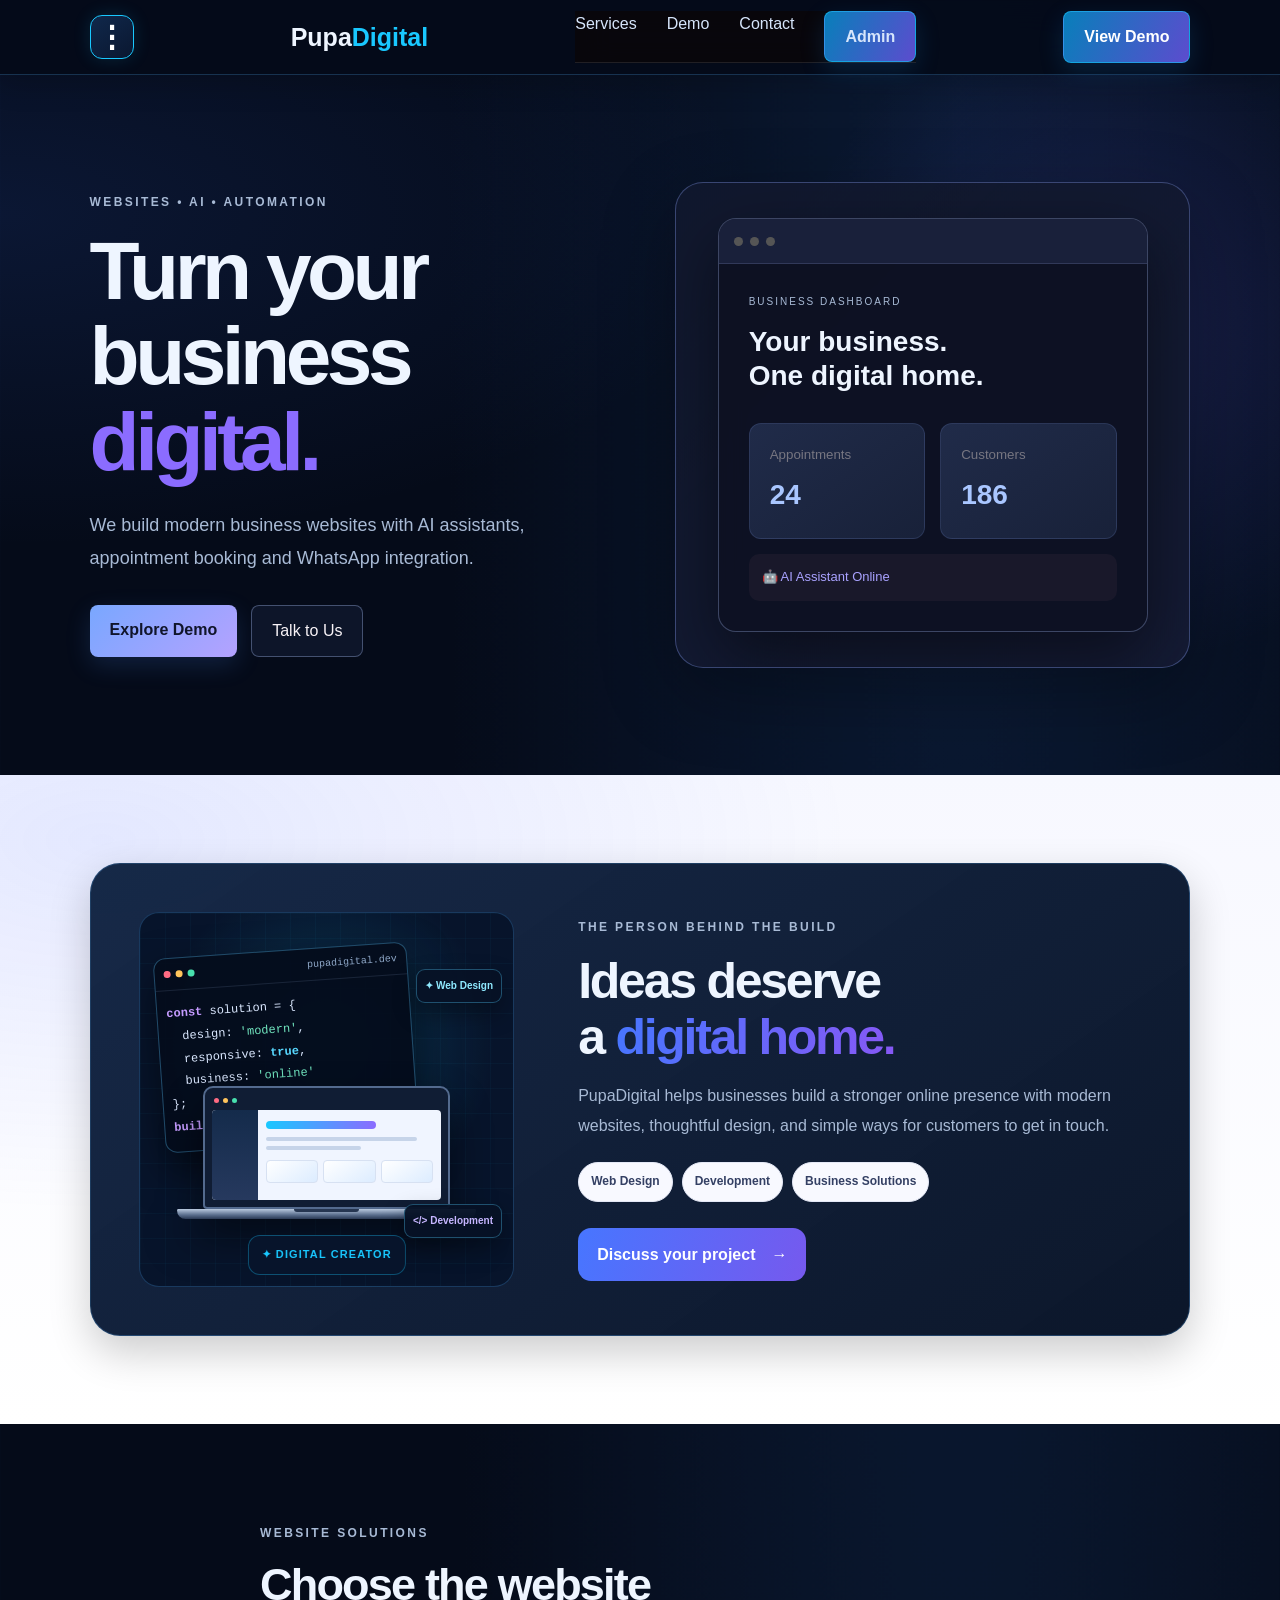
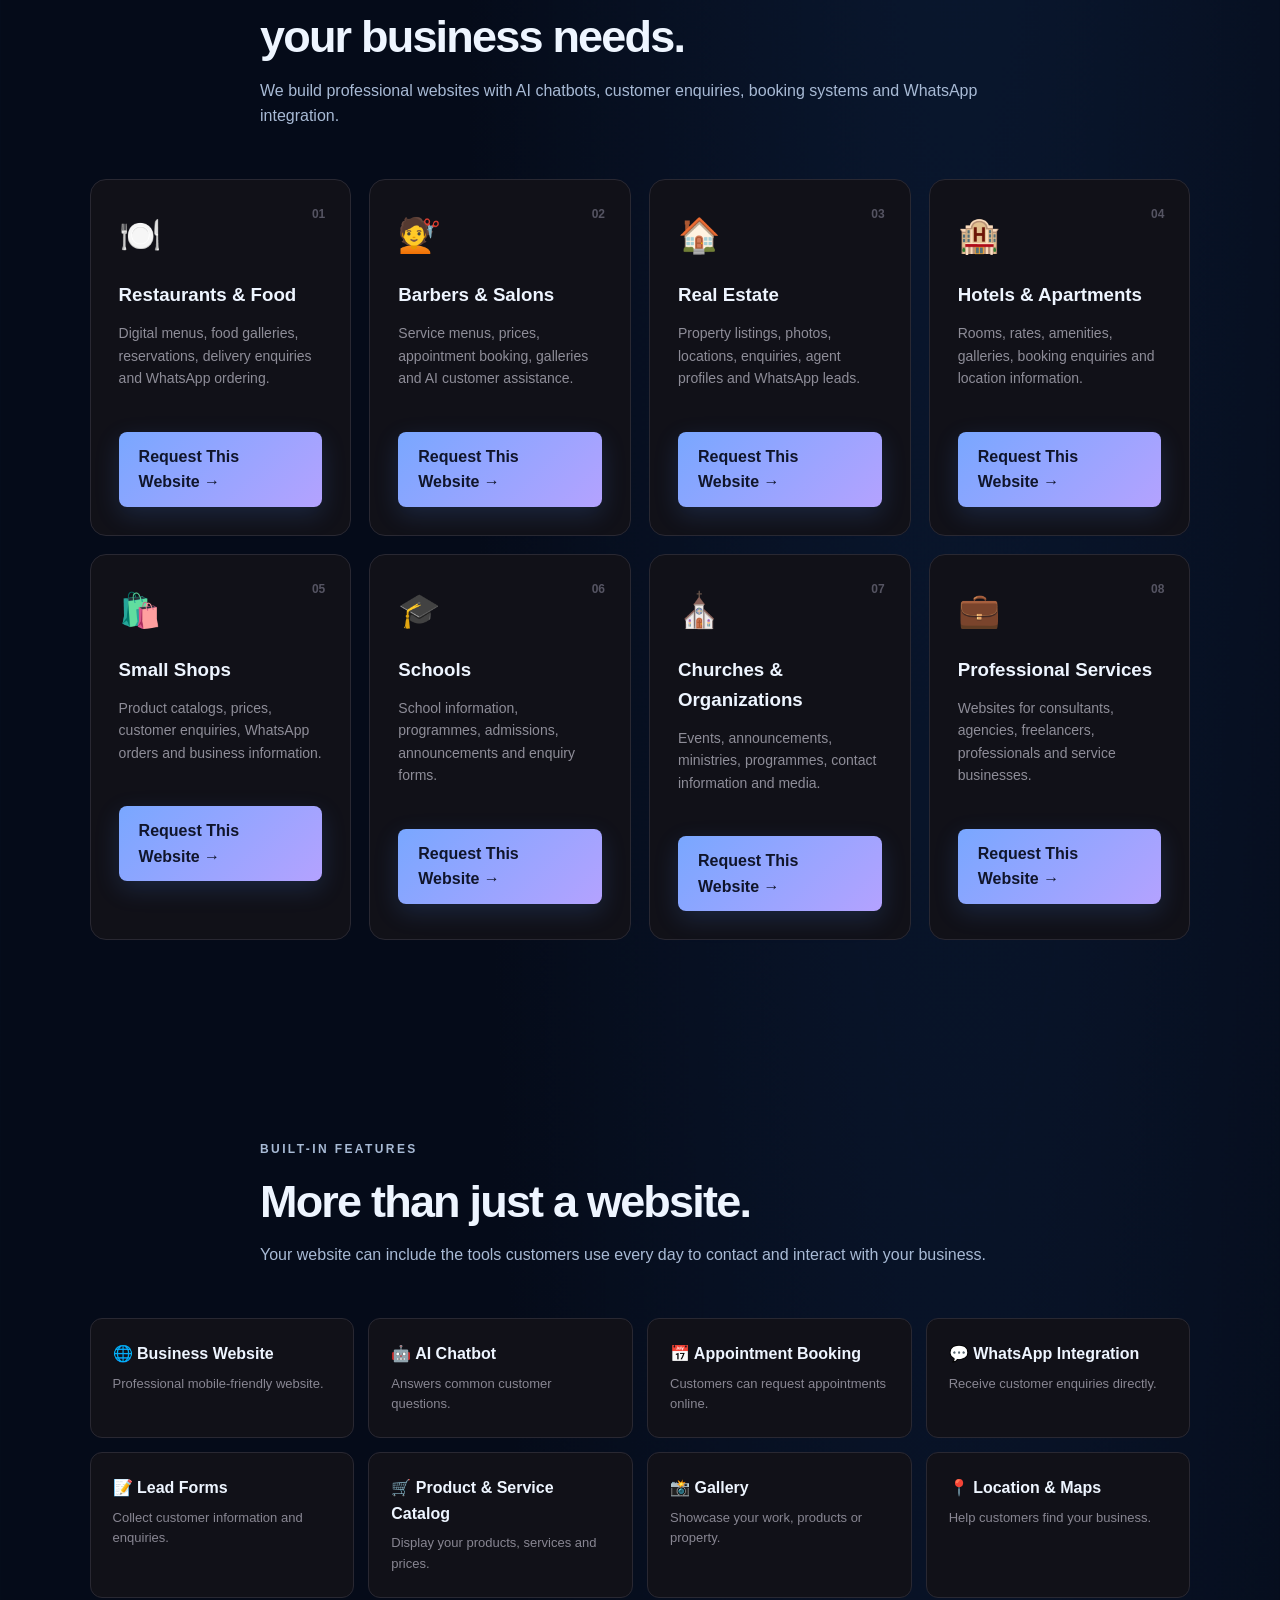
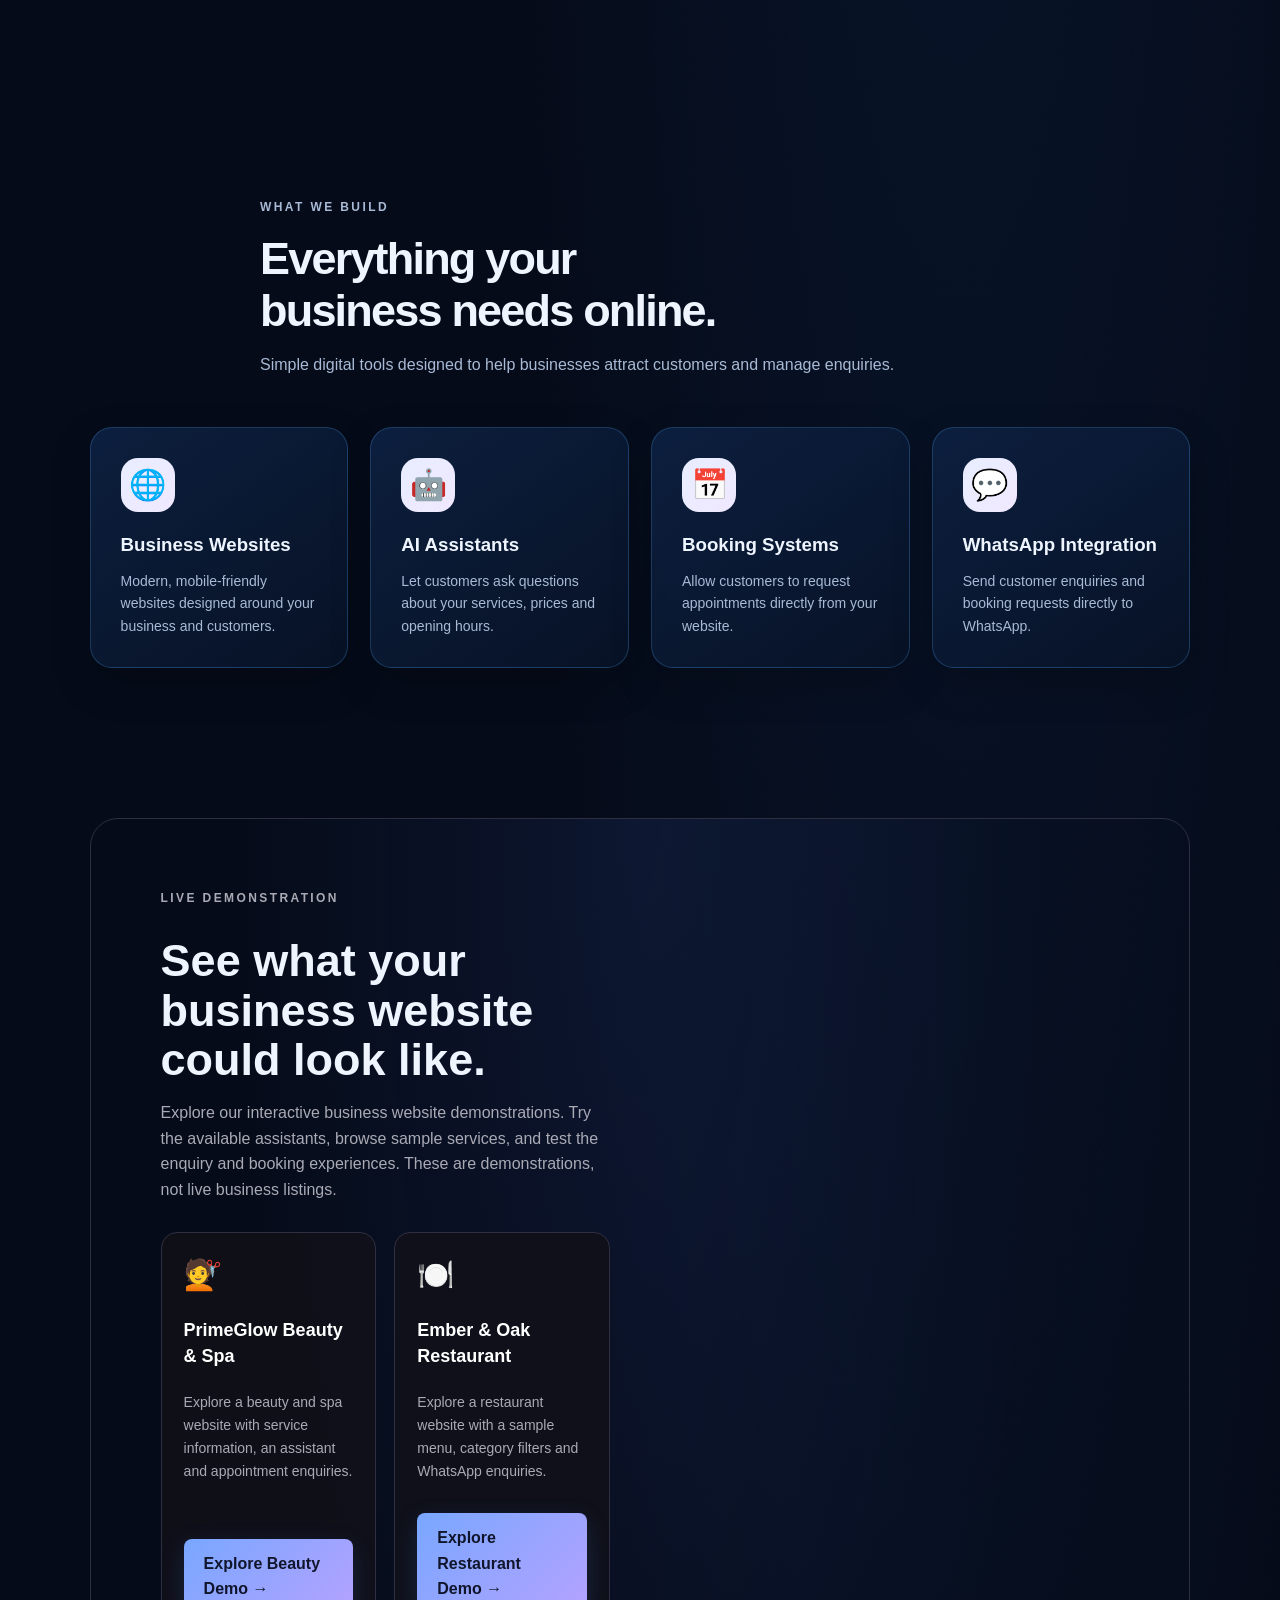
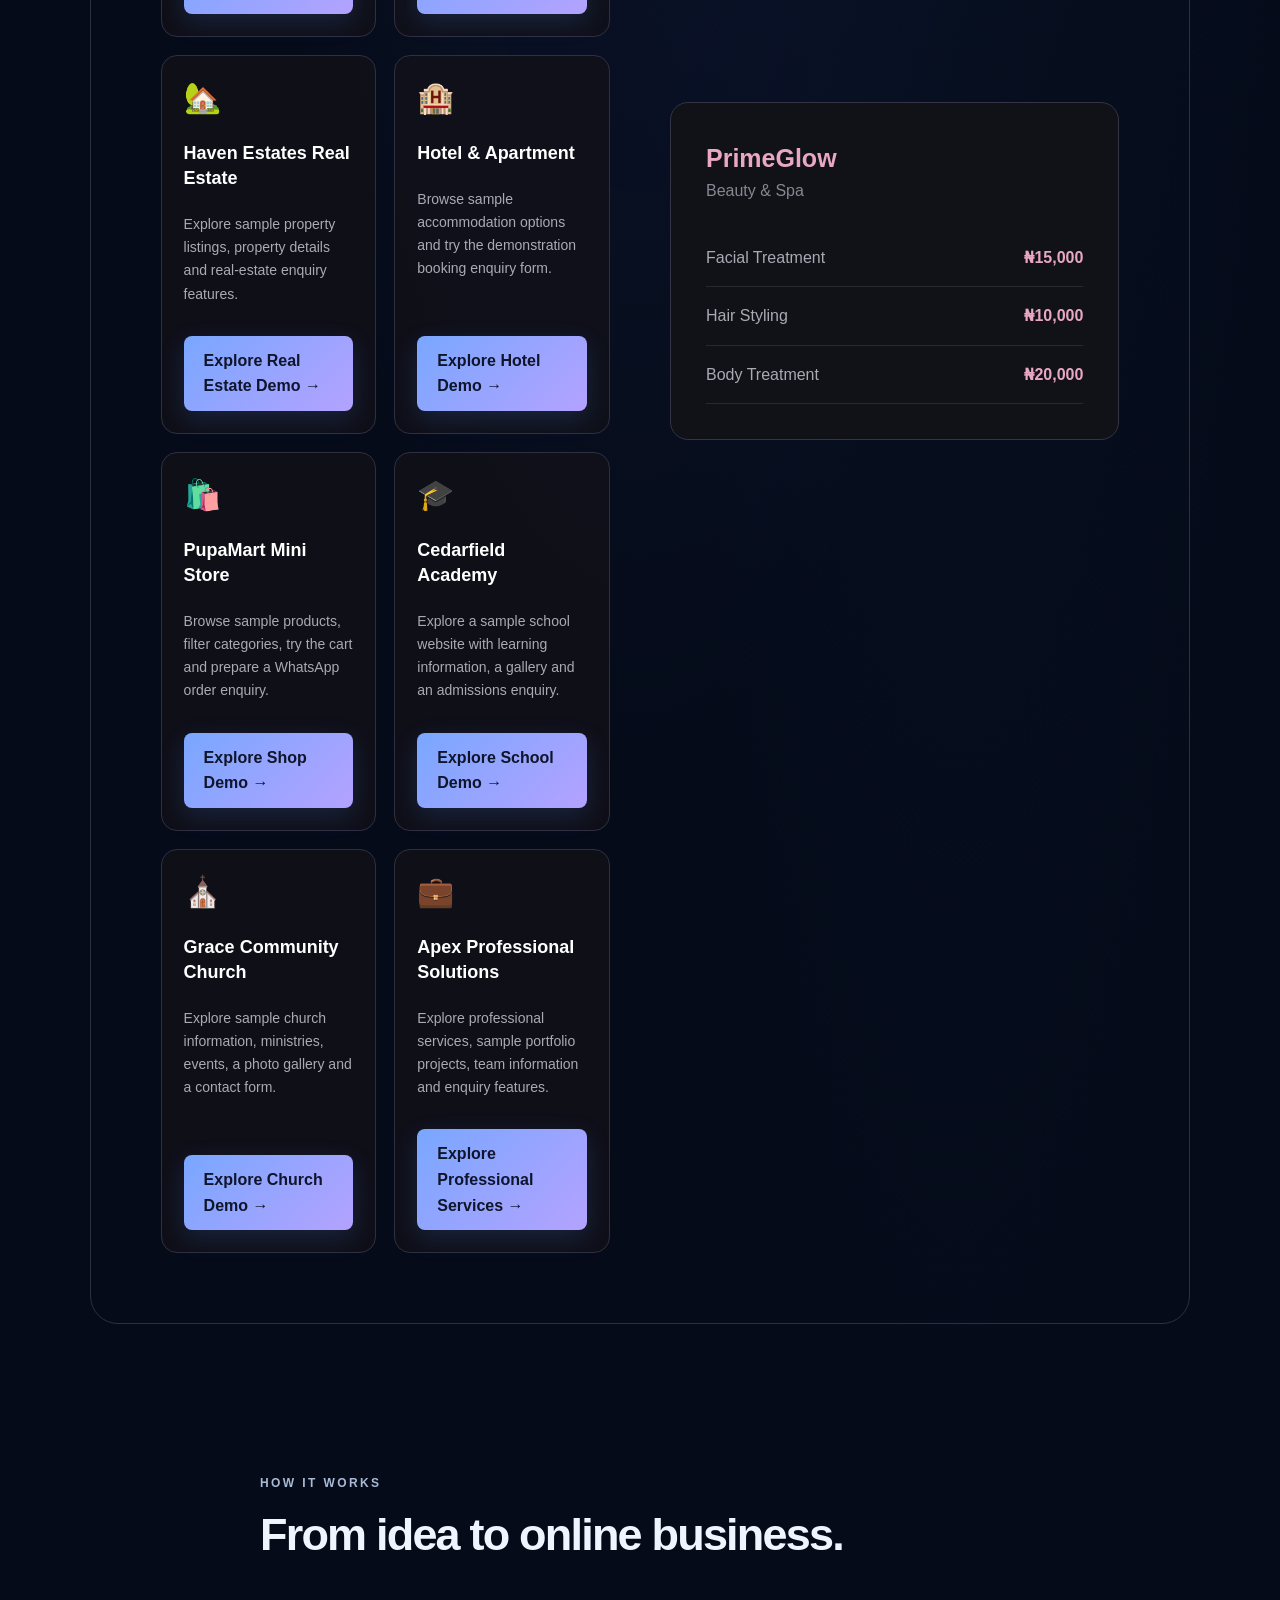
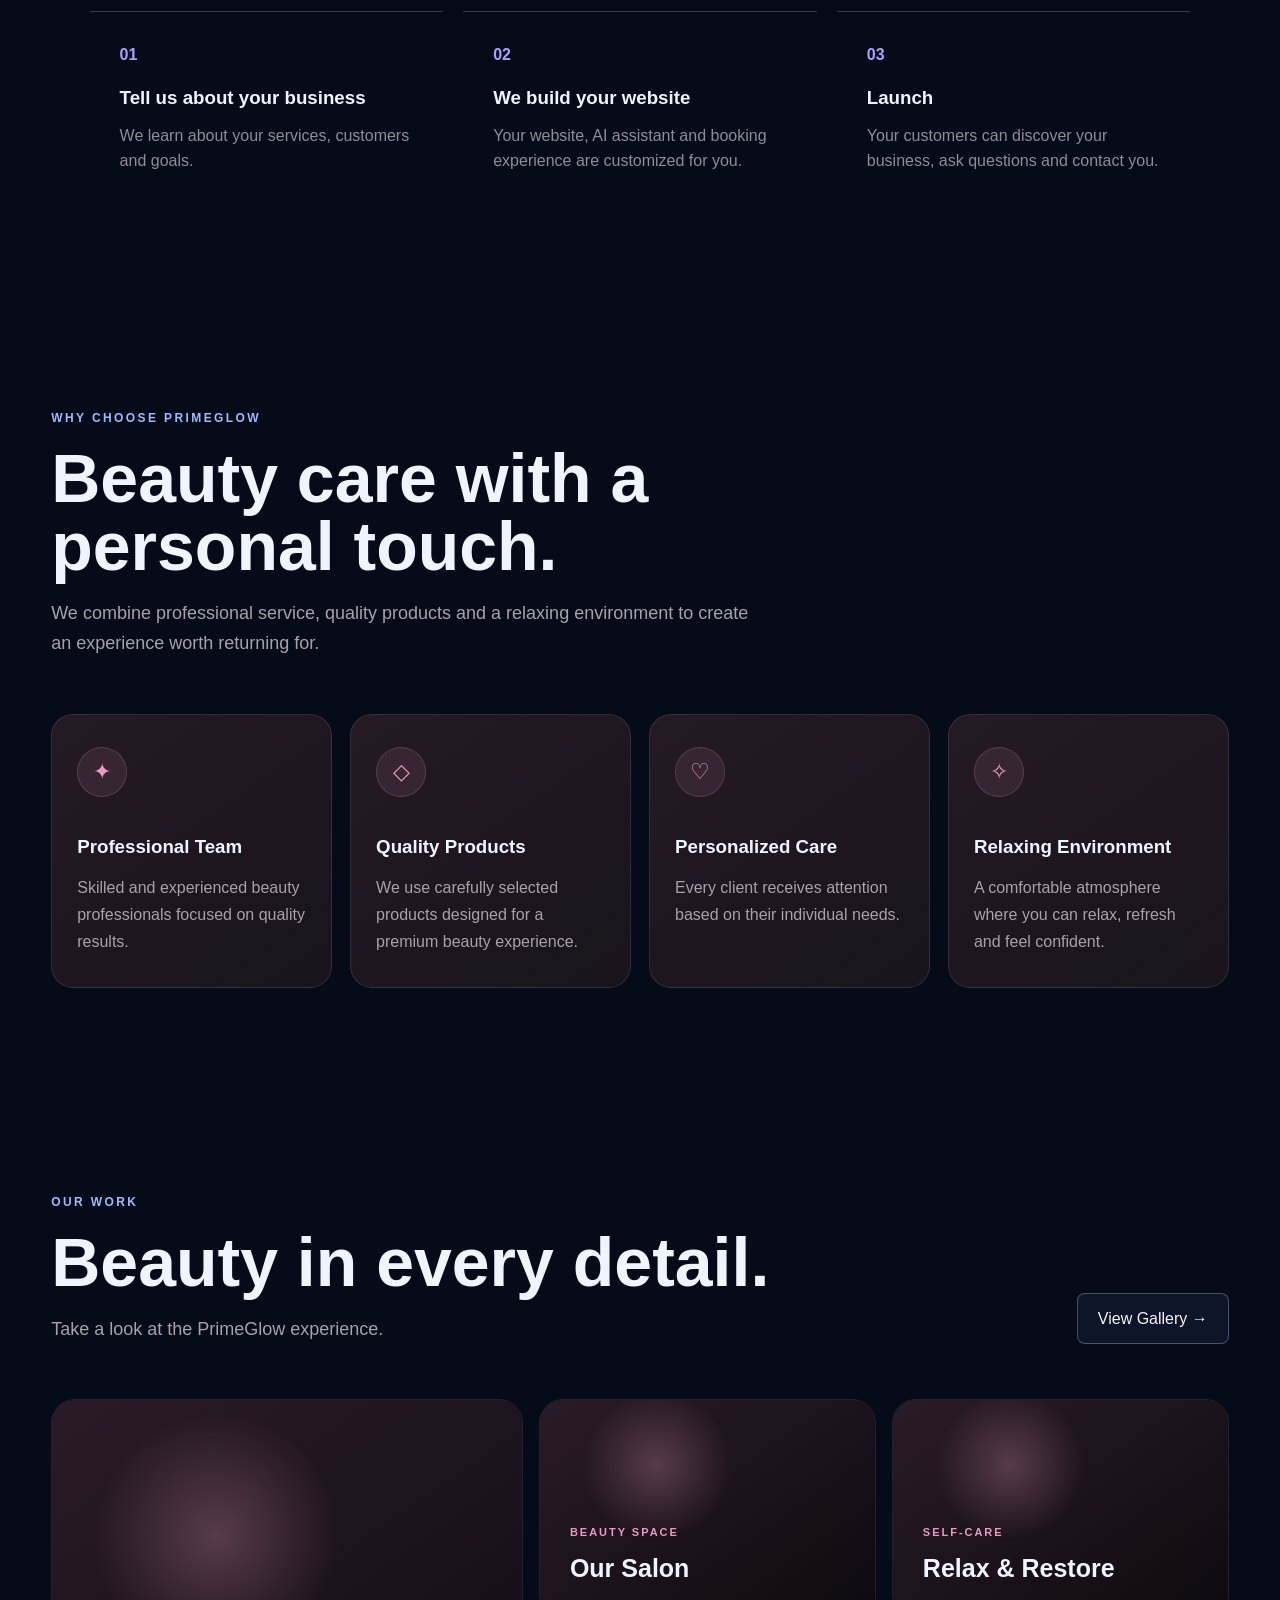
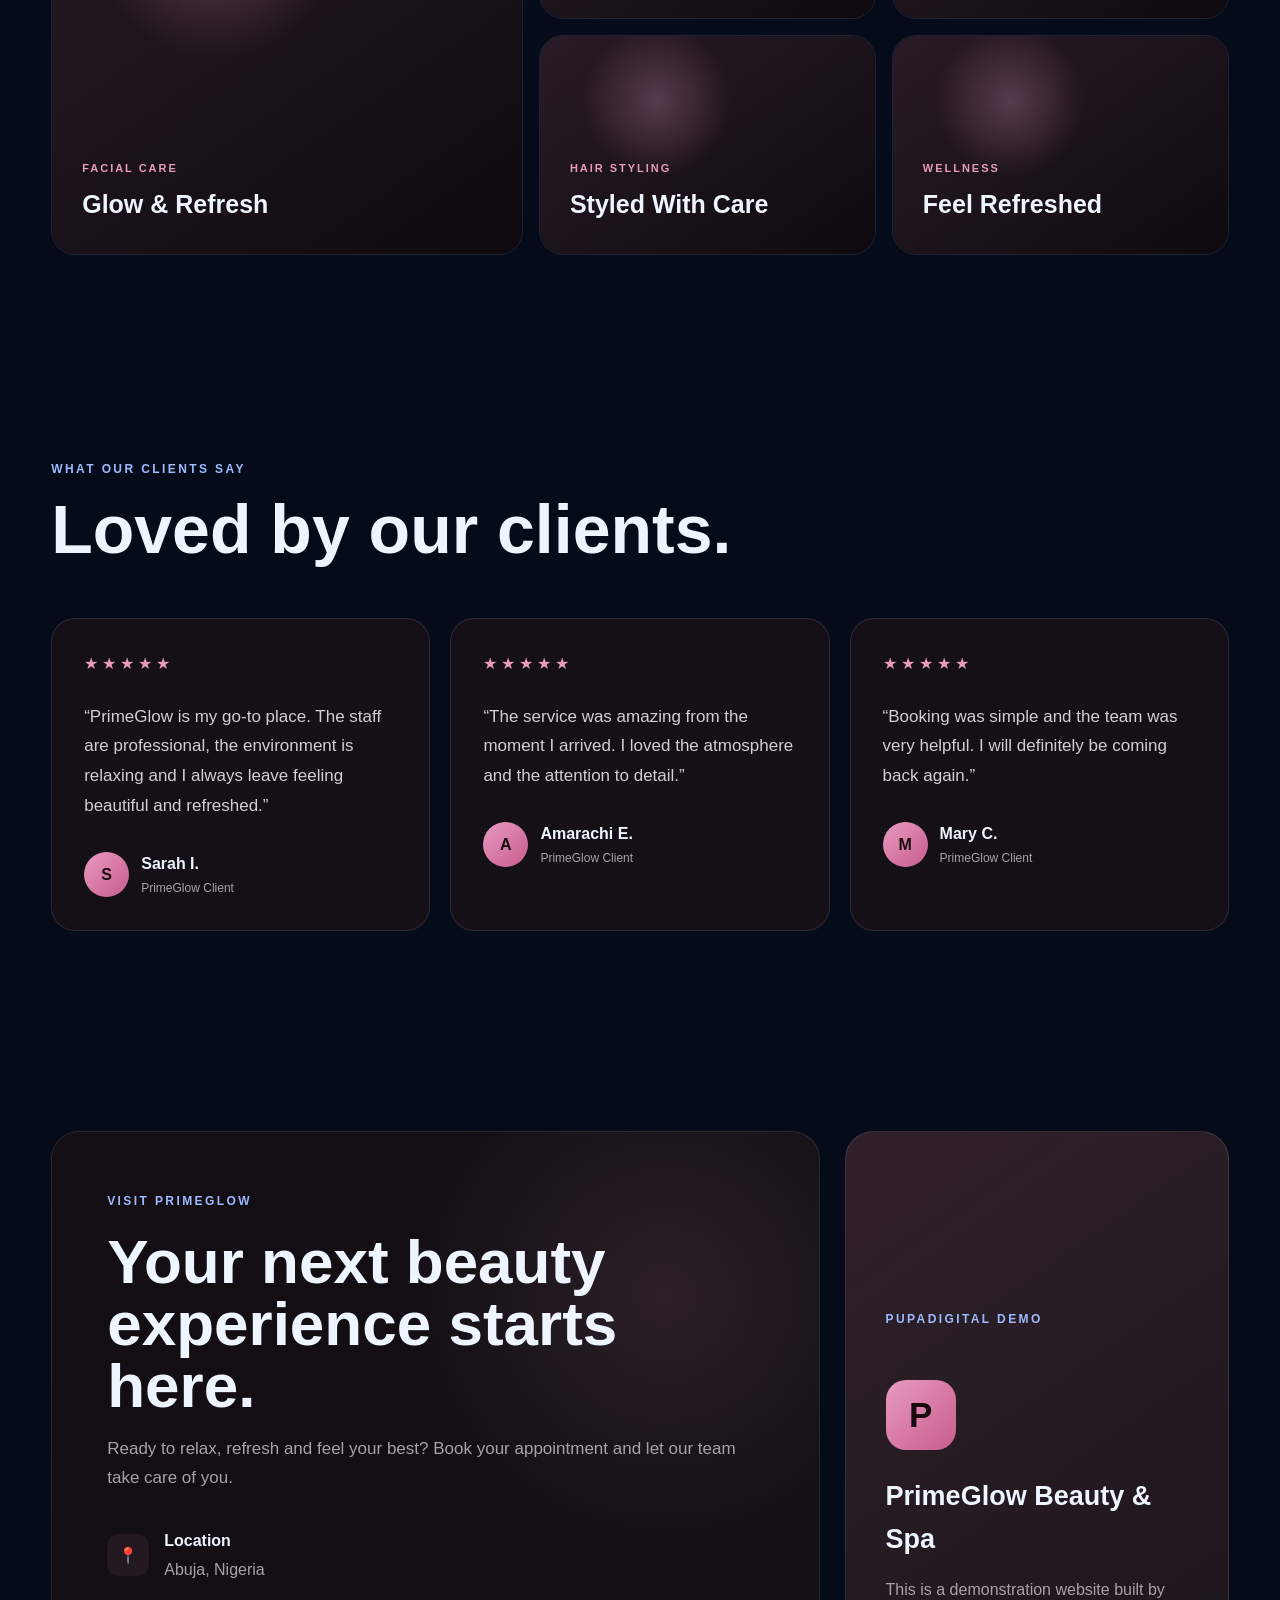
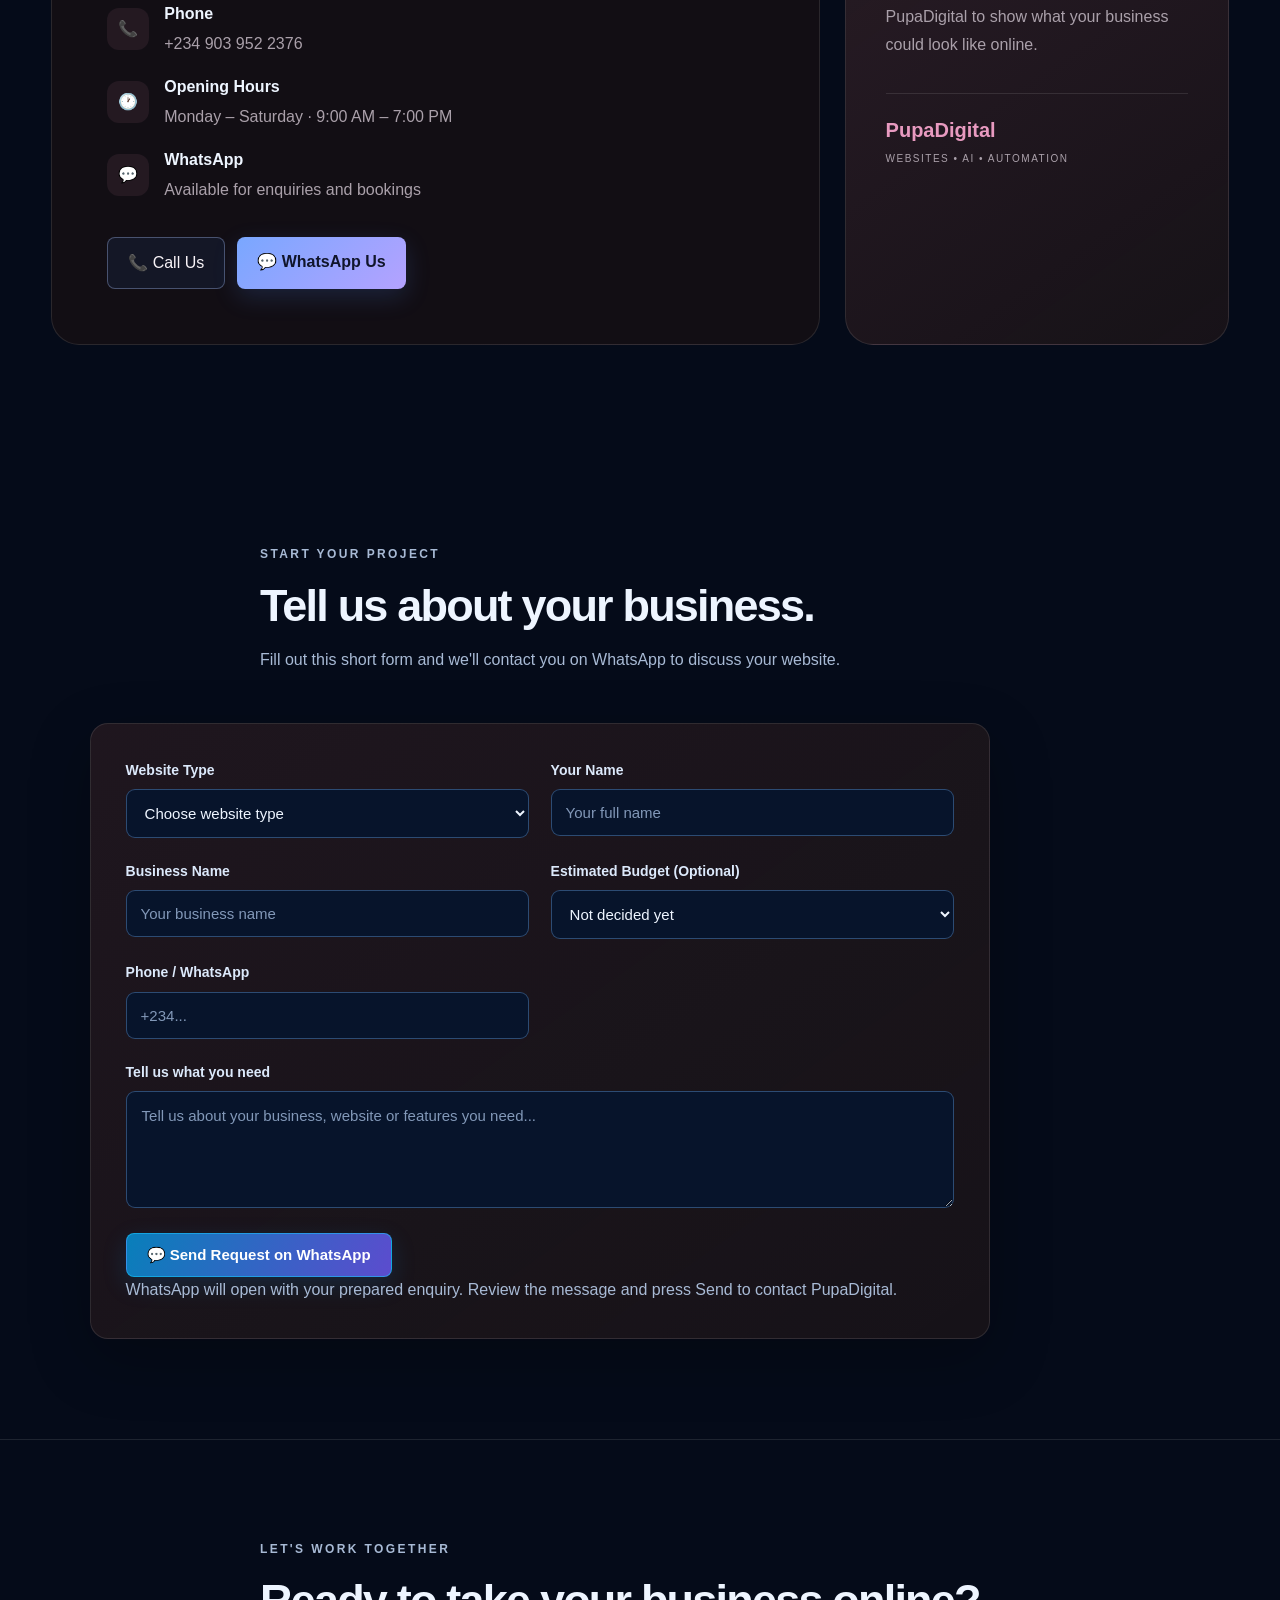
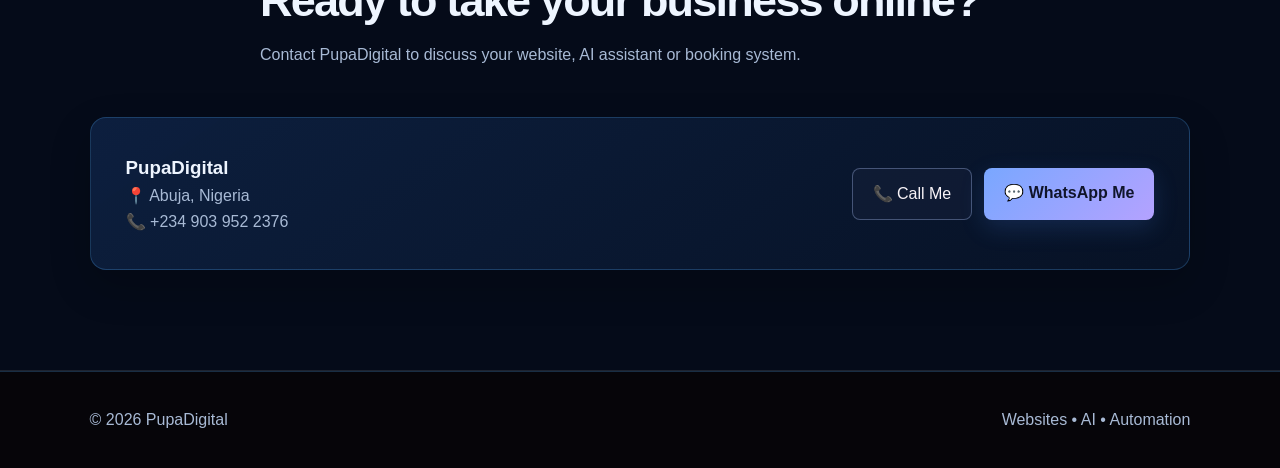
<file: frontend/index.html>
<!DOCTYPE html>
<html lang="en">
<head>
    <meta charset="UTF-8">
    <meta name="viewport" content="width=device-width, initial-scale=1.0">
    <meta name="description"
          content="PupaDigital — Websites, AI assistants and business automation.">
    <title>PupaDigital — Websites & AI for Businesses</title>
    <link rel="stylesheet" href="css/style.css?v=20261026a">
    <!-- PUPADIGITAL STEP 10B: ADDITIVE CYBER THEME -->
    <link rel="stylesheet" href="css/cyber-theme.css?v=20261026a">
</head>

<body>

<header class="navbar">

    <a href="#" class="logo">
        Pupa<span>Digital</span>
    </a>

    <nav>
        <a href="#services">Services</a>
        <a href="#demo">Demo</a>
        <a href="#contact">Contact</a>
        <a href="admin/" class="nav-button">Admin</a>
    

    </nav>

    <!-- PUPADIGITAL STEP 9G.3 SIDEBAR -->
    <button class="sidebar-toggle" id="sidebarToggle"
            type="button" aria-controls="pupaSidebar"
            aria-expanded="false" aria-label="Open navigation menu">⋮
    </button>


    <a href="#demo" class="nav-button">
        View Demo
    </a>

</header>

<div class="sidebar-backdrop" id="sidebarBackdrop" hidden></div>
<aside class="pupa-sidebar" id="pupaSidebar"
       aria-label="Main navigation" aria-hidden="true" inert>
  <div class="sidebar-heading">
    <a href="./" class="sidebar-brand">Pupa<span>Digital</span></a>
    <button type="button" class="sidebar-close" id="sidebarClose"
            aria-label="Close navigation menu">&times;</button>
  </div>
  <p class="sidebar-caption">NAVIGATION</p>
  <nav class="sidebar-links">
    <a href="./">⌂ <span>Home</span></a>
    <a href="#services">▦ <span>Our Services</span></a>
    <a href="#demo">▣ <span>Demo Projects</span></a>
    <a href="#contact">✉ <span>Enquiries</span></a>
    <a href="#request-form">＋ <span>Request a Website</span></a>
    <a href="admin/">▤ <span>Admin Dashboard</span></a>
  </nav>
  <div class="sidebar-contact">
    <p>Ready to build your website?</p>
    <a class="sidebar-whatsapp"
       href="https://wa.me/2349039522376?text=Hello%20PupaDigital%2C%20I%20want%20to%20enquire%20about%20a%20website."
       target="_blank" rel="noopener noreferrer">Contact on WhatsApp</a>
  </div>
</aside>



<main>

<section class="hero">

    <div class="hero-content">

        <p class="eyebrow">
            WEBSITES • AI • AUTOMATION
        </p>

        <h1>
            Turn your business
            <span>digital.</span>
        </h1>

        <p class="hero-text">
            We build modern business websites with AI assistants,
            appointment booking and WhatsApp integration.
        </p>

        <div class="hero-buttons">

            <a href="#demo" class="primary-button">
                Explore Demo
            </a>

            <a href="#contact" class="secondary-button">
                Talk to Us
            </a>

        </div>

    </div>


    <div class="hero-card">

        <div class="dashboard-window">

            <div class="dashboard-top">
                <span></span>
                <span></span>
                <span></span>
            </div>

            <div class="dashboard-content">

                <p class="mini-label">
                    BUSINESS DASHBOARD
                </p>

                <h3>
                    Your business.
                    <br>
                    One digital home.
                </h3>

                <div class="dashboard-row">
                    <div>
                        <small>Appointments</small>
                        <strong>24</strong>
                    </div>

                    <div>
                        <small>Customers</small>
                        <strong>186</strong>
                    </div>
                </div>

                <div class="ai-badge">
                    🤖 AI Assistant Online
                </div>

            </div>

        </div>

    </div>

</section>


<!-- PUPADIGITAL STEP 9H.1 DEVELOPER PROFILE -->
<section class="pd-creator-section" aria-labelledby="pd-creator-title">
  <div class="pd-creator-card">
    <div class="pd-creator-photo-wrap pd-creator-visual-wrap">
      <div class="pd-dev-visual" role="img"
           aria-label="Illustrated developer workstation with laptop and code">
        <div class="pd-dev-code-window">
          <div class="pd-dev-code-top">
            <i></i><i></i><i></i><span>pupadigital.dev</span>
          </div>
          <div class="pd-dev-code-lines">
            <b>const</b> solution = {<br>
            &nbsp; design: <em>'modern'</em>,<br>
            &nbsp; responsive: <strong>true</strong>,<br>
            &nbsp; business: <em>'online'</em><br>
            };<br>
            <b>build</b>(solution);
          </div>
        </div>
        <div class="pd-dev-laptop">
          <div class="pd-dev-screen">
            <div class="pd-dev-screen-bar"><i></i><i></i><i></i></div>
            <div class="pd-dev-screen-layout">
              <div class="pd-dev-screen-side"></div>
              <div class="pd-dev-screen-main">
                <div class="pd-dev-screen-title"></div>
                <div class="pd-dev-screen-line"></div>
                <div class="pd-dev-screen-line short"></div>
                <div class="pd-dev-screen-panels"><i></i><i></i><i></i></div>
              </div>
            </div>
          </div>
          <div class="pd-dev-laptop-base"></div>
        </div>
        <span class="pd-dev-chip pd-dev-chip-design">✦ Web Design</span>
        <span class="pd-dev-chip pd-dev-chip-build">&lt;/&gt; Development</span>
        <span class="pd-creator-photo-badge">✦ DIGITAL CREATOR</span>
      </div>
    </div>
    <div class="pd-creator-copy">
      <p class="eyebrow">THE PERSON BEHIND THE BUILD</p>
      <h2 id="pd-creator-title">Ideas deserve a <span>digital home.</span></h2>
      <p>
        PupaDigital helps businesses build a stronger online presence
        with modern websites, thoughtful design, and simple ways for
        customers to get in touch.
      </p>
      <div class="pd-creator-skills">
        <span>Web Design</span>
        <span>Development</span>
        <span>Business Solutions</span>
      </div>
      <a class="pd-creator-cta" href="#contact">
        Discuss your project <span aria-hidden="true">→</span>
      </a>
    </div>
  </div>
</section>
<!-- END PUPADIGITAL STEP 9H.1 DEVELOPER PROFILE -->




<section id="website-types" class="section">

    <div class="section-heading">
        <p class="eyebrow">WEBSITE SOLUTIONS</p>

        <h2>
            Choose the website your business needs.
        </h2>

        <p>
            We build professional websites with AI chatbots,
            customer enquiries, booking systems and WhatsApp integration.
        </p>
    </div>

    <div class="website-grid">

        <article class="website-card">
            <div class="website-icon">🍽️</div>
            <span class="website-number">01</span>
            <h3>Restaurants & Food</h3>
            <p>
                Digital menus, food galleries, reservations,
                delivery enquiries and WhatsApp ordering.
            </p>
            <a href="#request-form" class="primary-button request-website-btn" data-type="Restaurant / Food Business">Request This Website →</a>
            
        </article>

        <article class="website-card">
            <div class="website-icon">💇</div>
            <span class="website-number">02</span>
            <h3>Barbers & Salons</h3>
            <p>
                Service menus, prices, appointment booking,
                galleries and AI customer assistance.
            </p>
            <a href="#request-form" class="primary-button request-website-btn" data-type="Barber / Salon">Request This Website →</a>
            
        </article>

        <article class="website-card">
            <div class="website-icon">🏠</div>
            <span class="website-number">03</span>
            <h3>Real Estate</h3>
            <p>
                Property listings, photos, locations, enquiries,
                agent profiles and WhatsApp leads.
            </p>
            <a href="#request-form" class="primary-button request-website-btn" data-type="Real Estate">Request This Website →</a>
            
        </article>

        <article class="website-card">
            <div class="website-icon">🏨</div>
            <span class="website-number">04</span>
            <h3>Hotels & Apartments</h3>
            <p>
                Rooms, rates, amenities, galleries,
                booking enquiries and location information.
            </p>
            <a href="#request-form" class="primary-button request-website-btn" data-type="Hotel / Apartment">Request This Website →</a>
            
        </article>

        <article class="website-card">
            <div class="website-icon">🛍️</div>
            <span class="website-number">05</span>
            <h3>Small Shops</h3>
            <p>
                Product catalogs, prices, customer enquiries,
                WhatsApp orders and business information.
            </p>
            <a href="#request-form" class="primary-button request-website-btn" data-type="Small Shop">Request This Website →</a>
            
        </article>

        <article class="website-card">
            <div class="website-icon">🎓</div>
            <span class="website-number">06</span>
            <h3>Schools</h3>
            <p>
                School information, programmes, admissions,
                announcements and enquiry forms.
            </p>
            <a href="#request-form" class="primary-button request-website-btn" data-type="School">Request This Website →</a>
            
        </article>

        <article class="website-card">
            <div class="website-icon">⛪</div>
            <span class="website-number">07</span>
            <h3>Churches & Organizations</h3>
            <p>
                Events, announcements, ministries, programmes,
                contact information and media.
            </p>
            <a href="#request-form" class="primary-button request-website-btn" data-type="Church / Organization">Request This Website →</a>
            
        </article>

        <article class="website-card">
            <div class="website-icon">💼</div>
            <span class="website-number">08</span>
            <h3>Professional Services</h3>
            <p>
                Websites for consultants, agencies, freelancers,
                professionals and service businesses.
            </p>
            <a href="#request-form" class="primary-button request-website-btn" data-type="Professional Service">Request This Website →</a>
            
        </article>

    </div>

</section>


<section class="section">

    <div class="section-heading">
        <p class="eyebrow">BUILT-IN FEATURES</p>

        <h2>
            More than just a website.
        </h2>

        <p>
            Your website can include the tools customers use
            every day to contact and interact with your business.
        </p>
    </div>

    <div class="feature-grid">

        <div class="feature-item">
            <strong>🌐 Business Website</strong>
            <span>Professional mobile-friendly website.</span>
        </div>

        <div class="feature-item">
            <strong>🤖 AI Chatbot</strong>
            <span>Answers common customer questions.</span>
        </div>

        <div class="feature-item">
            <strong>📅 Appointment Booking</strong>
            <span>Customers can request appointments online.</span>
        </div>

        <div class="feature-item">
            <strong>💬 WhatsApp Integration</strong>
            <span>Receive customer enquiries directly.</span>
        </div>

        <div class="feature-item">
            <strong>📝 Lead Forms</strong>
            <span>Collect customer information and enquiries.</span>
        </div>

        <div class="feature-item">
            <strong>🛒 Product & Service Catalog</strong>
            <span>Display your products, services and prices.</span>
        </div>

        <div class="feature-item">
            <strong>📸 Gallery</strong>
            <span>Showcase your work, products or property.</span>
        </div>

        <div class="feature-item">
            <strong>📍 Location & Maps</strong>
            <span>Help customers find your business.</span>
        </div>

    </div>

</section>

<section id="services" class="section">

    <div class="section-heading">

        <p class="eyebrow">
            WHAT WE BUILD
        </p>

        <h2>
            Everything your business needs online.
        </h2>

        <p>
            Simple digital tools designed to help businesses
            attract customers and manage enquiries.
        </p>

    </div>


    <div class="services-grid">

        <article class="service-card">

            <div class="service-icon">🌐</div>

            <h3>
                Business Websites
            </h3>

            <p>
                Modern, mobile-friendly websites designed
                around your business and customers.
            </p>

        </article>


        <article class="service-card">

            <div class="service-icon">🤖</div>

            <h3>
                AI Assistants
            </h3>

            <p>
                Let customers ask questions about your
                services, prices and opening hours.
            </p>

        </article>


        <article class="service-card">

            <div class="service-icon">📅</div>

            <h3>
                Booking Systems
            </h3>

            <p>
                Allow customers to request appointments
                directly from your website.
            </p>

        </article>


        <article class="service-card">

            <div class="service-icon">💬</div>

            <h3>
                WhatsApp Integration
            </h3>

            <p>
                Send customer enquiries and booking
                requests directly to WhatsApp.
            </p>

        </article>

    </div>

</section>


<section id="demo" class="demo-section">

    <div class="demo-content">

        <p class="eyebrow">
            LIVE DEMONSTRATION
        </p>

        <h2>
            See what your business website could look like.
        </h2>

        <p>
            Explore our interactive business website demonstrations.
            Try the available assistants, browse sample services,
            and test the enquiry and booking experiences.
            These are demonstrations, not live business listings.
        </p>

        <div class="demo-link-grid">
            <article class="demo-link-card">
                <span class="demo-link-icon" aria-hidden="true">💇</span>
                <h3>PrimeGlow Beauty &amp; Spa</h3>
                <p>
                    Explore a beauty and spa website with service
                    information, an assistant and appointment enquiries.
                </p>
                <a href="demo/primeglow/" class="primary-button">
                    Explore Beauty Demo →
                </a>
            </article>

            <article class="demo-link-card">
                <span class="demo-link-icon" aria-hidden="true">🍽️</span>
                <h3>Ember &amp; Oak Restaurant</h3>
                <p>
                    Explore a restaurant website with a sample menu,
                    category filters and WhatsApp enquiries.
                </p>
                <a href="demo/restaurant/" class="primary-button">
                    Explore Restaurant Demo →
                </a>
            </article>

            <article class="demo-link-card">
                <span class="demo-link-icon" aria-hidden="true">🏡</span>
                <h3>Haven Estates Real Estate</h3>
                <p>
                    Explore sample property listings, property details
                    and real-estate enquiry features.
                </p>
                <a href="demo/real-estate/" class="primary-button">
                    Explore Real Estate Demo →
                </a>
            </article>

            <article class="demo-link-card">
                <span class="demo-link-icon" aria-hidden="true">🏨</span>
                <h3>Hotel &amp; Apartment</h3>
                <p>
                    Browse sample accommodation options and try the
                    demonstration booking enquiry form.
                </p>
                <a href="demo/hotel-apartment/" class="primary-button">
                    Explore Hotel Demo →
                </a>
            </article>

            <article class="demo-link-card">
                <span class="demo-link-icon" aria-hidden="true">🛍️</span>
                <h3>PupaMart Mini Store</h3>
                <p>
                    Browse sample products, filter categories, try the
                    cart and prepare a WhatsApp order enquiry.
                </p>
                <a href="demo/small-shop/" class="primary-button">
                    Explore Shop Demo →
                </a>
            </article>

            <article class="demo-link-card">
                <span class="demo-link-icon" aria-hidden="true">🎓</span>
                <h3>Cedarfield Academy</h3>
                <p>
                    Explore a sample school website with learning
                    information, a gallery and an admissions enquiry.
                </p>
                <a href="demo/school/" class="primary-button">
                    Explore School Demo →
                </a>
            </article>

            <article class="demo-link-card">
                <span class="demo-link-icon" aria-hidden="true">⛪</span>
                <h3>Grace Community Church</h3>
                <p>
                    Explore sample church information, ministries,
                    events, a photo gallery and a contact form.
                </p>
                <a href="demo/church/" class="primary-button">
                    Explore Church Demo →
                </a>
            </article>

            <article class="demo-link-card">
                <span class="demo-link-icon" aria-hidden="true">💼</span>
                <h3>Apex Professional Solutions</h3>
                <p>
                    Explore professional services, sample portfolio
                    projects, team information and enquiry features.
                </p>
                <a href="demo/professional-services/" class="primary-button">
                    Explore Professional Services →
                </a>
            </article>
        </div>

    </div>


    <div class="demo-preview">

        <div class="preview-logo">
            PrimeGlow
        </div>

        <div class="preview-title">
            Beauty & Spa
        </div>

        <div class="preview-items">

            <div>
                <span>Facial Treatment</span>
                <strong>₦15,000</strong>
            </div>

            <div>
                <span>Hair Styling</span>
                <strong>₦10,000</strong>
            </div>

            <div>
                <span>Body Treatment</span>
                <strong>₦20,000</strong>
            </div>

        </div>

    </div>

</section>


<section class="process section">

    <div class="section-heading">

        <p class="eyebrow">
            HOW IT WORKS
        </p>

        <h2>
            From idea to online business.
        </h2>

    </div>


    <div class="process-grid">

        <div>
            <span>01</span>
            <h3>Tell us about your business</h3>
            <p>
                We learn about your services, customers
                and goals.
            </p>
        </div>

        <div>
            <span>02</span>
            <h3>We build your website</h3>
            <p>
                Your website, AI assistant and booking
                experience are customized for you.
            </p>
        </div>

        <div>
            <span>03</span>
            <h3>Launch</h3>
            <p>
                Your customers can discover your business,
                ask questions and contact you.
            </p>
        </div>

    </div>

</section>




<!-- =========================================================
     PRIMEGLOW V3 — WHY CHOOSE US
     ========================================================= -->

<section class="pg-premium-section pg-why-section">
    <div class="pg-section-heading">
        <span class="eyebrow">WHY CHOOSE PRIMEGLOW</span>
        <h2>Beauty care with a personal touch.</h2>
        <p>
            We combine professional service, quality products and
            a relaxing environment to create an experience worth returning for.
        </p>
    </div>

    <div class="pg-feature-grid">

        <article class="pg-feature-card">
            <div class="pg-feature-icon">✦</div>
            <h3>Professional Team</h3>
            <p>
                Skilled and experienced beauty professionals
                focused on quality results.
            </p>
        </article>

        <article class="pg-feature-card">
            <div class="pg-feature-icon">◇</div>
            <h3>Quality Products</h3>
            <p>
                We use carefully selected products designed
                for a premium beauty experience.
            </p>
        </article>

        <article class="pg-feature-card">
            <div class="pg-feature-icon">♡</div>
            <h3>Personalized Care</h3>
            <p>
                Every client receives attention based on
                their individual needs.
            </p>
        </article>

        <article class="pg-feature-card">
            <div class="pg-feature-icon">✧</div>
            <h3>Relaxing Environment</h3>
            <p>
                A comfortable atmosphere where you can
                relax, refresh and feel confident.
            </p>
        </article>

    </div>
</section>


<!-- =========================================================
     PRIMEGLOW V3 — GALLERY
     ========================================================= -->

<section class="pg-premium-section pg-gallery-section">

    <div class="pg-section-heading pg-heading-row">
        <div>
            <span class="eyebrow">OUR WORK</span>
            <h2>Beauty in every detail.</h2>
            <p>
                Take a look at the PrimeGlow experience.
            </p>
        </div>

        <a href="#contact" class="secondary-button pg-gallery-link">
            View Gallery →
        </a>
    </div>

    <div class="pg-gallery-grid">

        <div class="pg-gallery-item pg-gallery-large">
            <div class="pg-gallery-placeholder">
                <span>FACIAL CARE</span>
                <strong>Glow & Refresh</strong>
            </div>
        </div>

        <div class="pg-gallery-item">
            <div class="pg-gallery-placeholder">
                <span>BEAUTY SPACE</span>
                <strong>Our Salon</strong>
            </div>
        </div>

        <div class="pg-gallery-item">
            <div class="pg-gallery-placeholder">
                <span>SELF-CARE</span>
                <strong>Relax & Restore</strong>
            </div>
        </div>

        <div class="pg-gallery-item">
            <div class="pg-gallery-placeholder">
                <span>HAIR STYLING</span>
                <strong>Styled With Care</strong>
            </div>
        </div>

        <div class="pg-gallery-item">
            <div class="pg-gallery-placeholder">
                <span>WELLNESS</span>
                <strong>Feel Refreshed</strong>
            </div>
        </div>

    </div>

</section>


<!-- =========================================================
     PRIMEGLOW V3 — TESTIMONIALS
     ========================================================= -->

<section class="pg-premium-section pg-testimonial-section">

    <div class="pg-section-heading">
        <span class="eyebrow">WHAT OUR CLIENTS SAY</span>
        <h2>Loved by our clients.</h2>
    </div>

    <div class="pg-testimonial-grid">

        <article class="pg-testimonial-card">
            <div class="pg-stars">★★★★★</div>

            <blockquote>
                “PrimeGlow is my go-to place. The staff are
                professional, the environment is relaxing and
                I always leave feeling beautiful and refreshed.”
            </blockquote>

            <div class="pg-client">
                <div class="pg-avatar">S</div>
                <div>
                    <strong>Sarah I.</strong>
                    <span>PrimeGlow Client</span>
                </div>
            </div>
        </article>

        <article class="pg-testimonial-card">
            <div class="pg-stars">★★★★★</div>

            <blockquote>
                “The service was amazing from the moment I arrived.
                I loved the atmosphere and the attention to detail.”
            </blockquote>

            <div class="pg-client">
                <div class="pg-avatar">A</div>
                <div>
                    <strong>Amarachi E.</strong>
                    <span>PrimeGlow Client</span>
                </div>
            </div>
        </article>

        <article class="pg-testimonial-card">
            <div class="pg-stars">★★★★★</div>

            <blockquote>
                “Booking was simple and the team was very helpful.
                I will definitely be coming back again.”
            </blockquote>

            <div class="pg-client">
                <div class="pg-avatar">M</div>
                <div>
                    <strong>Mary C.</strong>
                    <span>PrimeGlow Client</span>
                </div>
            </div>
        </article>

    </div>

</section>


<!-- =========================================================
     PRIMEGLOW V3 — VISIT US
     ========================================================= -->

<section class="pg-premium-section pg-visit-section" id="visit">

    <div class="pg-visit-card">

        <div class="pg-visit-content">

            <span class="eyebrow">VISIT PRIMEGLOW</span>

            <h2>Your next beauty experience starts here.</h2>

            <p>
                Ready to relax, refresh and feel your best?
                Book your appointment and let our team take care of you.
            </p>

            <div class="pg-contact-list">

                <div class="pg-contact-item">
                    <span>📍</span>
                    <div>
                        <strong>Location</strong>
                        <p>Abuja, Nigeria</p>
                    </div>
                </div>

                <div class="pg-contact-item">
                    <span>📞</span>
                    <div>
                        <strong>Phone</strong>
                        <p>+234 903 952 2376</p>
                    </div>
                </div>

                <div class="pg-contact-item">
                    <span>🕐</span>
                    <div>
                        <strong>Opening Hours</strong>
                        <p>Monday – Saturday · 9:00 AM – 7:00 PM</p>
                    </div>
                </div>

                <div class="pg-contact-item">
                    <span>💬</span>
                    <div>
                        <strong>WhatsApp</strong>
                        <p>Available for enquiries and bookings</p>
                    </div>
                </div>

            </div>

            <div class="pg-visit-actions">

                <a
                    href="tel:+2349039522376"
                    class="secondary-button"
                >
                    📞 Call Us
                </a>

                <a
                    href="https://wa.me/2349039522376"
                    target="_blank"
                    rel="noopener"
                    class="primary-button"
                >
                    💬 WhatsApp Us
                </a>

            </div>

        </div>

        <div class="pg-demo-card">

            <span class="eyebrow">PUPADIGITAL DEMO</span>

            <div class="pg-demo-logo">P</div>

            <h3>PrimeGlow Beauty & Spa</h3>

            <p>
                This is a demonstration website built by
                PupaDigital to show what your business could
                look like online.
            </p>

            <div class="pg-demo-brand">
                <strong>PupaDigital</strong>
                <span>WEBSITES • AI • AUTOMATION</span>
            </div>

        </div>

    </div>

</section>


<section id="request-form" class="section">

    <div class="section-heading">
        <p class="eyebrow">START YOUR PROJECT</p>

        <h2>
            Tell us about your business.
        </h2>

        <p>
            Fill out this short form and we'll contact you on WhatsApp
            to discuss your website.
        </p>
    </div>

    <div class="request-form-card">

        <form id="websiteRequestForm">

            <div class="form-grid">

                <div class="form-group">
                    <label for="websiteType">
                        Website Type
                    </label>

                    <select id="websiteType" required>
    <option value="">Choose website type</option>
    <option value="Restaurant Website">Restaurant / Food Business</option>
    <option value="Barber / Salon Website">Barber / Salon</option>
    <option value="Real Estate Website">Real Estate</option>
    <option value="Hotel / Apartment Website">Hotel / Apartment</option>
    <option value="Small Business / Shop Website">Small Shop</option>
    <option value="School Website">School</option>
    <option value="Church / Organization Website">Church / Organization</option>
    <option value="Professional Services Website">Professional Services</option>
</select>
                </div>

                <div class="form-group">
                    <label for="customerName">
                        Your Name
                    </label>

                    <input
                        id="customerName"
                        type="text"
                        placeholder="Your full name"
                        required
                    >
                </div>

                <div class="form-group">
                    <label for="businessName">
                        Business Name
                    </label>

                    <input
                        id="businessName"
                        type="text"
                        placeholder="Your business name"
                        required
                    >
                </div>

                <div class="form-group">
                    <label for="projectBudget">
                        Estimated Budget (Optional)
                    </label>
                    <select id="projectBudget">
                        <option value="">Not decided yet</option>
                        <option value="Below ₦50,000">Below ₦50,000</option>
                        <option value="₦50,000–₦150,000">₦50,000–₦150,000</option>
                        <option value="₦150,000–₦300,000">₦150,000–₦300,000</option>
                        <option value="Above ₦300,000">Above ₦300,000</option>
                    </select>
                </div>

                <div class="form-group">
                    <label for="customerPhone">
                        Phone / WhatsApp
                    </label>

                    <input
                        id="customerPhone"
                        type="tel"
                        placeholder="+234..."
                        required
                    >
                </div>

            </div>

            <div class="form-group request-message">
                <label for="customerMessage">
                    Tell us what you need
                </label>

                <textarea
                    id="customerMessage"
                    rows="5"
                    placeholder="Tell us about your business, website or features you need..."
                ></textarea>
            </div>

            <button
                type="submit"
                class="primary-button request-submit">
                💬 Send Request on WhatsApp
            </button>

            <p class="booking-note">
                WhatsApp will open with your prepared enquiry. Review the message and press Send to contact PupaDigital.
            </p>

        </form>

    </div>

</section>

<section id="contact" class="contact section">

    <div class="section-heading">

        <p class="eyebrow">
            LET'S WORK TOGETHER
        </p>

        <h2>
            Ready to take your business online?
        </h2>

        <p>
            Contact PupaDigital to discuss your website,
            AI assistant or booking system.
        </p>

    </div>


    <div class="contact-card">

        <div>

            <h3>
                PupaDigital
            </h3>

            <p>
                📍 Abuja, Nigeria
            </p>

            <p>
                📞 +234 903 952 2376
            </p>

        </div>


        <div class="contact-actions">

            <a href="tel:+2349039522376"
               class="secondary-button">
                📞 Call Me
            </a>

            <a href="https://wa.me/2349039522376"
               class="primary-button"
               target="_blank"
               rel="noopener">
                💬 WhatsApp Me
            </a>

        </div>

    </div>

</section>

</main>


<footer>

    <p>
        © 2026 PupaDigital
    </p>

    <p>
        Websites • AI • Automation
    </p>

</footer>


    <!-- PUPADIGITAL STEP 10C: ENABLE EXISTING HOMEPAGE JS -->
    <script src="js/app.js?v=20261026a" defer></script>
</body>
</html>
</file>
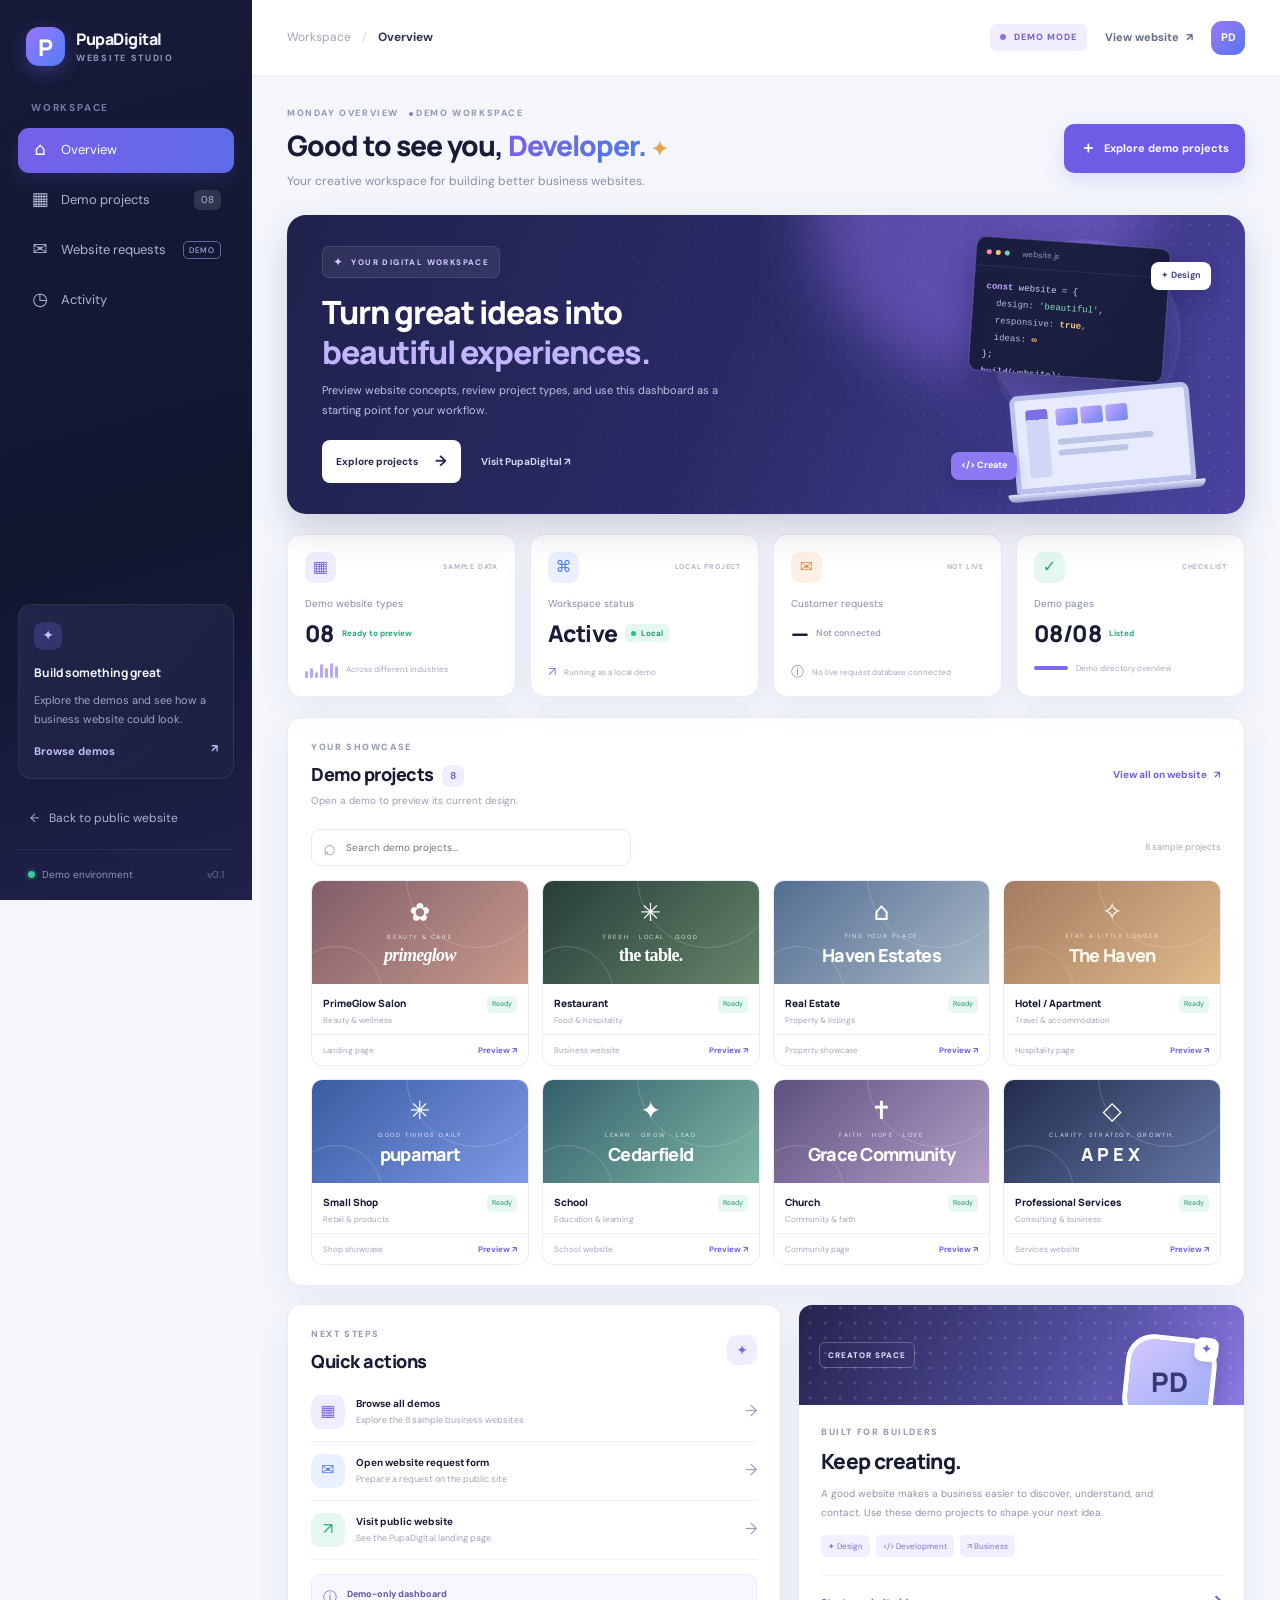
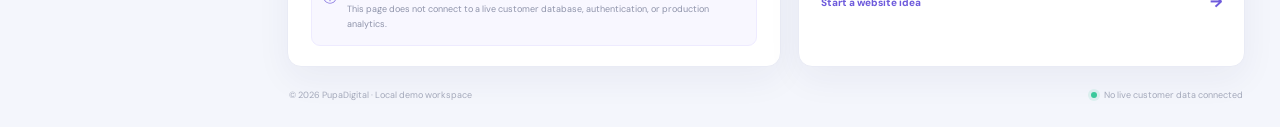
<file: frontend/admin/index.html>
<!doctype html>
<html lang="en">
<head>
  <meta charset="utf-8">
  <meta name="viewport" content="width=device-width, initial-scale=1">
  <meta name="theme-color" content="#10152d">
  <title>PupaDigital — Admin Dashboard</title>
  <meta name="description" content="PupaDigital demo administration dashboard.">
  <link rel="stylesheet" href="style.css">
</head>
<body>
  <div class="app-shell">
    <aside class="sidebar" id="sidebar" aria-label="Main navigation">
      <a class="brand" href="../" aria-label="PupaDigital home">
        <span class="brand-mark">P</span><span><strong>PupaDigital</strong><small>WEBSITE STUDIO</small></span>
      </a>
      <div class="workspace-label">WORKSPACE</div>
      <nav class="side-nav">
        <a class="nav-item active" href="#overview" data-section="overview"><span class="nav-icon">⌂</span> Overview</a>
        <a class="nav-item" href="#projects" data-section="projects"><span class="nav-icon">▦</span> Demo projects <span class="nav-count">08</span></a>
        <a class="nav-item" href="#requests" data-section="requests"><span class="nav-icon">✉</span> Website requests <span class="demo-pill">DEMO</span></a>
        <a class="nav-item" href="#activity" data-section="activity"><span class="nav-icon">◷</span> Activity</a>
      </nav>
      <div class="sidebar-bottom">
        <div class="help-card"><span class="help-icon">✦</span><strong>Build something great</strong><p>Explore the demos and see how a business website could look.</p><a href="../#demo">Browse demos <span>↗</span></a></div>
        <a class="back-link" href="../">← <span>Back to public website</span></a>
        <div class="sidebar-foot"><span class="status-dot"></span> Demo environment <span class="version">v0.1</span></div>
      </div>
    </aside>

    <main class="main-area" id="overview">
      <header class="topbar">
        <button class="icon-button menu-toggle" id="menuToggle" aria-label="Toggle navigation" aria-expanded="false">☰</button>
        <div class="breadcrumbs"><span>Workspace</span><b>/</b><strong id="pageTitle">Overview</strong></div>
        <div class="top-actions"><span class="demo-label"><i></i> DEMO MODE</span><a class="public-link" href="../">View website <span>↗</span></a><button class="avatar-small" aria-label="Profile placeholder">PD</button></div>
      </header>

      <div class="content">
        <section class="welcome-row">
          <div><p class="eyebrow">MONDAY OVERVIEW <span class="eyebrow-dot"></span> DEMO WORKSPACE</p><h1>Good to see you, <span>Developer.</span> <span class="wave">✦</span></h1><p class="subtitle">Your creative workspace for building better business websites.</p></div>
          <a class="primary-button" href="../#demo"><span>＋</span> Explore demo projects</a>
        </section>

        <section class="hero-banner">
          <div class="hero-copy"><div class="hero-tag"><span>✦</span> YOUR DIGITAL WORKSPACE</div><h2>Turn great ideas into<br><em>beautiful experiences.</em></h2><p>Preview website concepts, review project types, and use this dashboard as a starting point for your workflow.</p><div class="hero-actions"><a class="hero-button" href="#projects">Explore projects <span>→</span></a><a class="hero-text-link" href="../">Visit PupaDigital ↗</a></div></div>
          <div class="hero-art" role="img" aria-label="Illustration of a developer workspace with a laptop and code">
            <div class="orb orb-one"></div><div class="orb orb-two"></div>
            <div class="code-card"><div class="code-top"><i></i><i></i><i></i><span>website.js</span></div><div class="code-lines"><b>const</b> website = {<br><span> &nbsp; design: <em>'beautiful'</em>,</span><br><span> &nbsp; responsive: <strong>true</strong>,</span><br><span> &nbsp; ideas: <strong>∞</strong></span><br>};<br><b>build</b>(website);</div></div>
            <div class="laptop"><div class="laptop-screen"><div class="screen-sidebar"></div><div class="screen-content"><i></i><i></i><i></i><div></div><div></div></div></div><div class="laptop-base"></div></div>
            <div class="float-chip chip-design">✦ Design</div><div class="float-chip chip-code">&lt;/&gt; Create</div>
          </div>
          <div class="hero-glow"></div>
        </section>

        <section class="stats-grid" aria-label="Demo overview metrics">
          <article class="stat-card"><div class="stat-top"><span class="stat-icon purple">▦</span><span class="stat-caption">SAMPLE DATA</span></div><p class="stat-label">Demo website types</p><div class="stat-value">08 <span class="stat-change positive">Ready to preview</span></div><div class="stat-foot"><span class="mini-bars"><i></i><i></i><i></i><i></i><i></i><i></i><i></i></span><span>Across different industries</span></div></article>
          <article class="stat-card"><div class="stat-top"><span class="stat-icon blue">⌘</span><span class="stat-caption">LOCAL PROJECT</span></div><p class="stat-label">Workspace status</p><div class="stat-value">Active <span class="status-pill"><i></i> Local</span></div><div class="stat-foot"><span class="foot-symbol">↗</span><span>Running as a local demo</span></div></article>
          <article class="stat-card"><div class="stat-top"><span class="stat-icon orange">✉</span><span class="stat-caption">NOT LIVE</span></div><p class="stat-label">Customer requests</p><div class="stat-value">— <span class="muted-small">Not connected</span></div><div class="stat-foot"><span class="foot-symbol">ⓘ</span><span>No live request database connected</span></div></article>
          <article class="stat-card"><div class="stat-top"><span class="stat-icon green">✓</span><span class="stat-caption">CHECKLIST</span></div><p class="stat-label">Demo pages</p><div class="stat-value">08/08 <span class="stat-change positive">Listed</span></div><div class="stat-foot"><span class="progress-track"><i></i></span><span>Demo directory overview</span></div></article>
        </section>

        <section class="panel projects-panel" id="projects">
          <div class="panel-heading"><div><p class="eyebrow">YOUR SHOWCASE</p><h2>Demo projects <span class="count-badge">8</span></h2><p class="panel-subtitle">Open a demo to preview its current design.</p></div><a class="text-link" href="../#demo">View all on website <span>↗</span></a></div>
          <div class="project-toolbar"><label class="search-box"><span>⌕</span><input id="projectSearch" type="search" placeholder="Search demo projects..." aria-label="Search demo projects"></label><span class="table-note">8 sample projects</span></div>
          <div class="project-grid" id="projectGrid">
            <article class="project-card" data-name="PrimeGlow Salon beauty hair appointment"><div class="project-visual visual-salon"><span class="visual-symbol">✿</span><span class="visual-label">BEAUTY & CARE</span><span class="visual-title">primeglow</span></div><div class="project-info"><div><h3>PrimeGlow Salon</h3><p>Beauty &amp; wellness</p></div><span class="project-status">Ready</span></div><div class="project-bottom"><span>Landing page</span><a href="../demo/primeglow/" target="_blank" rel="noopener">Preview ↗</a></div></article>
            <article class="project-card" data-name="Restaurant food dining menu"><div class="project-visual visual-food"><span class="visual-symbol">✳</span><span class="visual-label">FRESH · LOCAL · GOOD</span><span class="visual-title">the table.</span></div><div class="project-info"><div><h3>Restaurant</h3><p>Food &amp; hospitality</p></div><span class="project-status">Ready</span></div><div class="project-bottom"><span>Business website</span><a href="../demo/restaurant/" target="_blank" rel="noopener">Preview ↗</a></div></article>
            <article class="project-card" data-name="Real Estate property homes listings"><div class="project-visual visual-estate"><span class="visual-symbol">⌂</span><span class="visual-label">FIND YOUR PLACE</span><span class="visual-title">Haven Estates</span></div><div class="project-info"><div><h3>Real Estate</h3><p>Property &amp; listings</p></div><span class="project-status">Ready</span></div><div class="project-bottom"><span>Property showcase</span><a href="../demo/real-estate/" target="_blank" rel="noopener">Preview ↗</a></div></article>
            <article class="project-card" data-name="Hotel Apartment travel accommodation booking"><div class="project-visual visual-hotel"><span class="visual-symbol">✧</span><span class="visual-label">STAY A LITTLE LONGER</span><span class="visual-title">The Haven</span></div><div class="project-info"><div><h3>Hotel / Apartment</h3><p>Travel &amp; accommodation</p></div><span class="project-status">Ready</span></div><div class="project-bottom"><span>Hospitality page</span><a href="../demo/hotel-apartment/" target="_blank" rel="noopener">Preview ↗</a></div></article>
            <article class="project-card" data-name="Small Shop PupaMart ecommerce products store"><div class="project-visual visual-shop"><span class="visual-symbol">✳</span><span class="visual-label">GOOD THINGS DAILY</span><span class="visual-title">pupamart</span></div><div class="project-info"><div><h3>Small Shop</h3><p>Retail &amp; products</p></div><span class="project-status">Ready</span></div><div class="project-bottom"><span>Shop showcase</span><a href="../demo/small-shop/" target="_blank" rel="noopener">Preview ↗</a></div></article>
            <article class="project-card" data-name="School Cedarfield Academy education admissions"><div class="project-visual visual-school"><span class="visual-symbol">✦</span><span class="visual-label">LEARN · GROW · LEAD</span><span class="visual-title">Cedarfield</span></div><div class="project-info"><div><h3>School</h3><p>Education &amp; learning</p></div><span class="project-status">Ready</span></div><div class="project-bottom"><span>School website</span><a href="../demo/school/" target="_blank" rel="noopener">Preview ↗</a></div></article>
            <article class="project-card" data-name="Church Grace Community Church faith community"><div class="project-visual visual-church"><span class="visual-symbol">✝</span><span class="visual-label">FAITH · HOPE · LOVE</span><span class="visual-title">Grace Community</span></div><div class="project-info"><div><h3>Church</h3><p>Community &amp; faith</p></div><span class="project-status">Ready</span></div><div class="project-bottom"><span>Community page</span><a href="../demo/church/" target="_blank" rel="noopener">Preview ↗</a></div></article>
            <article class="project-card" data-name="Professional Services Apex consultants business"><div class="project-visual visual-pro"><span class="visual-symbol">◇</span><span class="visual-label">CLARITY. STRATEGY. GROWTH.</span><span class="visual-title">APEX</span></div><div class="project-info"><div><h3>Professional Services</h3><p>Consulting &amp; business</p></div><span class="project-status">Ready</span></div><div class="project-bottom"><span>Services website</span><a href="../demo/professional-services/" target="_blank" rel="noopener">Preview ↗</a></div></article>
          </div>
          <p class="empty-state" id="emptyState" hidden>No demo projects match your search. Try another term.</p>
        </section>

        <section class="lower-grid">
          <article class="panel quick-panel" id="requests"><div class="panel-heading compact"><div><p class="eyebrow">NEXT STEPS</p><h2>Quick actions</h2></div><span class="quick-icon">✦</span></div><a class="action-row" href="../#demo"><span class="action-icon purple">▦</span><span><strong>Browse all demos</strong><small>Explore the 8 sample business websites</small></span><b>→</b></a><a class="action-row" href="../#contact"><span class="action-icon blue">✉</span><span><strong>Open website request form</strong><small>Prepare a request on the public site</small></span><b>→</b></a><a class="action-row" href="../"><span class="action-icon green">↗</span><span><strong>Visit public website</strong><small>See the PupaDigital landing page</small></span><b>→</b></a><div class="notice"><span>ⓘ</span><p><strong>Demo-only dashboard</strong><br>This page does not connect to a live customer database, authentication, or production analytics.</p></div></article>
          <article class="panel developer-panel" id="activity"><div class="developer-banner"><span class="developer-chip">CREATOR SPACE</span><div class="developer-avatar" aria-hidden="true"><span>PD</span><i>✦</i></div></div><div class="developer-body"><p class="eyebrow">BUILT FOR BUILDERS</p><h2>Keep creating.</h2><p class="developer-copy">A good website makes a business easier to discover, understand, and contact. Use these demo projects to shape your next idea.</p><div class="developer-tags"><span>✦ Design</span><span>&lt;/&gt; Development</span><span>↗ Business</span></div><a class="developer-cta" href="../#contact">Start a website idea <span>→</span></a></div></article>
        </section>
        <footer class="page-footer"><span>© <span id="year"></span> PupaDigital · Local demo workspace</span><span><i class="status-dot"></i> No live customer data connected</span></footer>
      </div>
    </main>
  </div>
  <div class="mobile-scrim" id="mobileScrim"></div>
  <script src="app.js"></script>
</body>
</html>
</file>
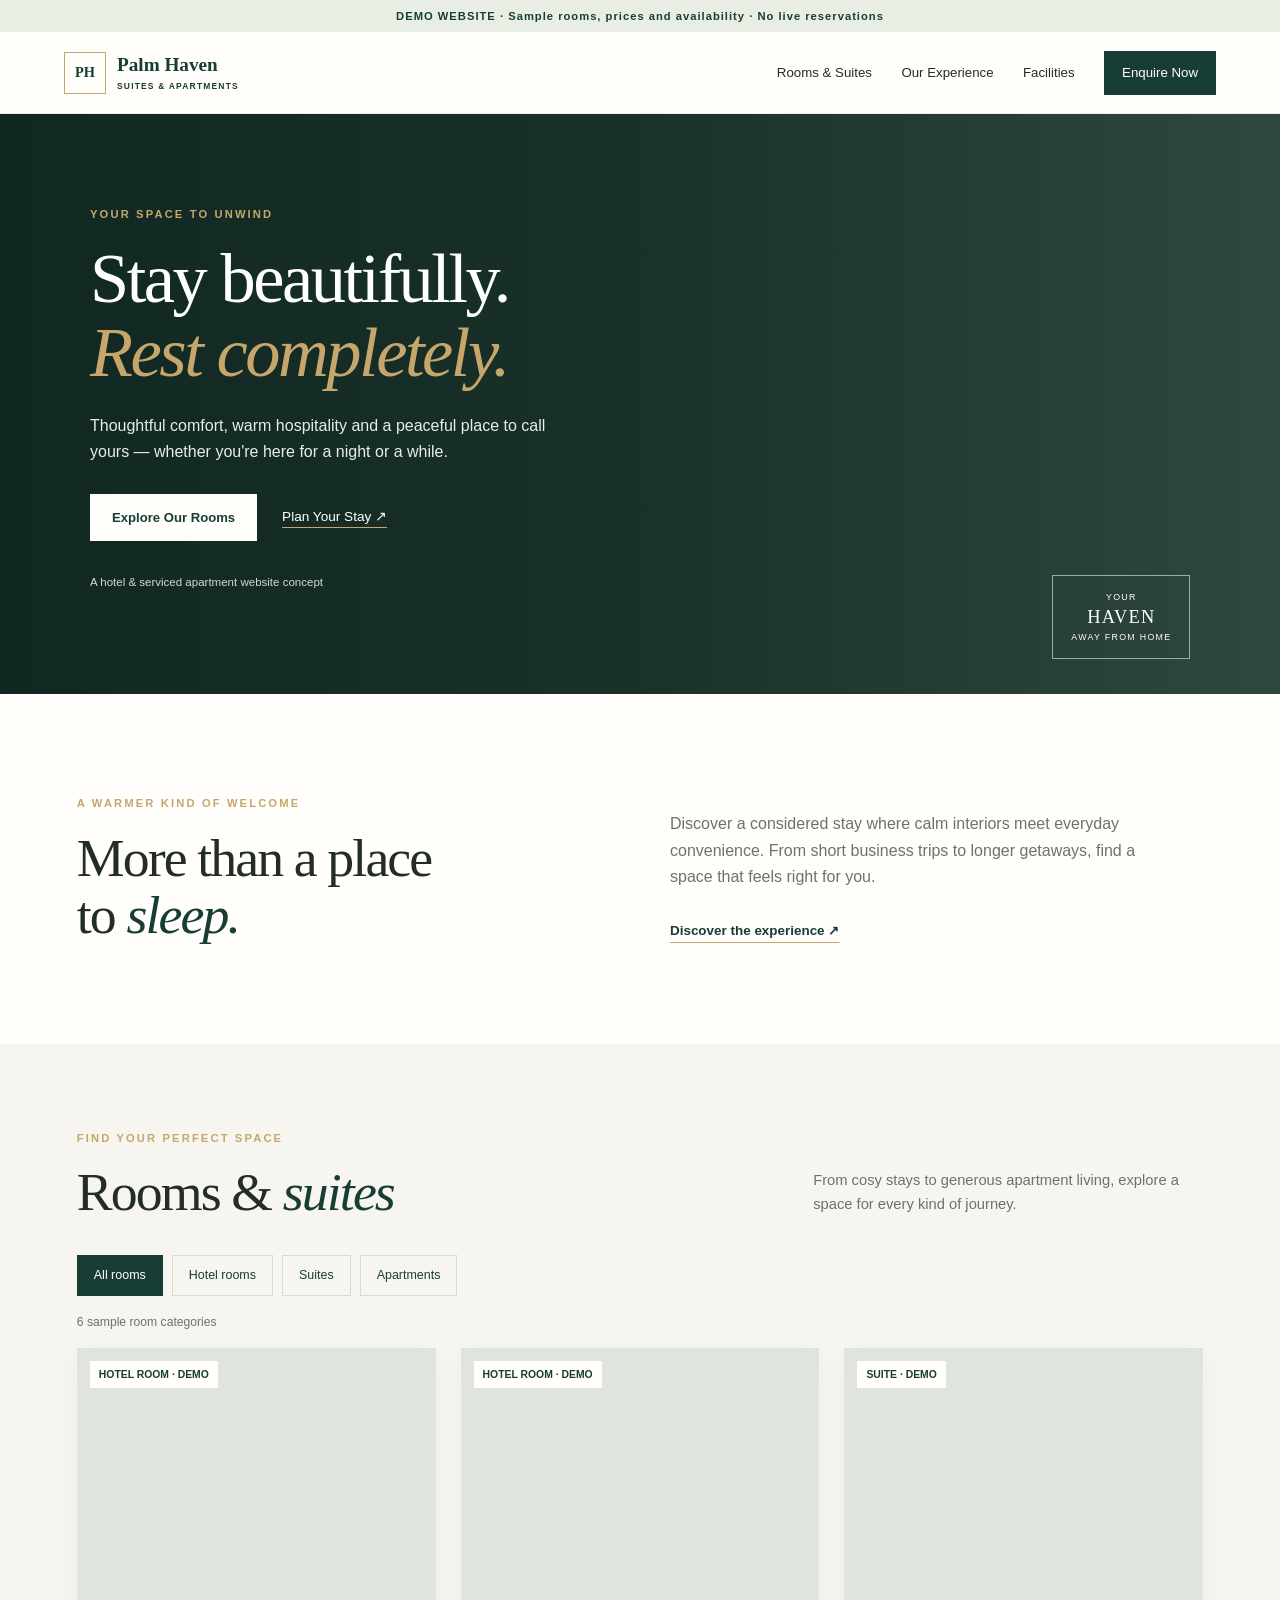
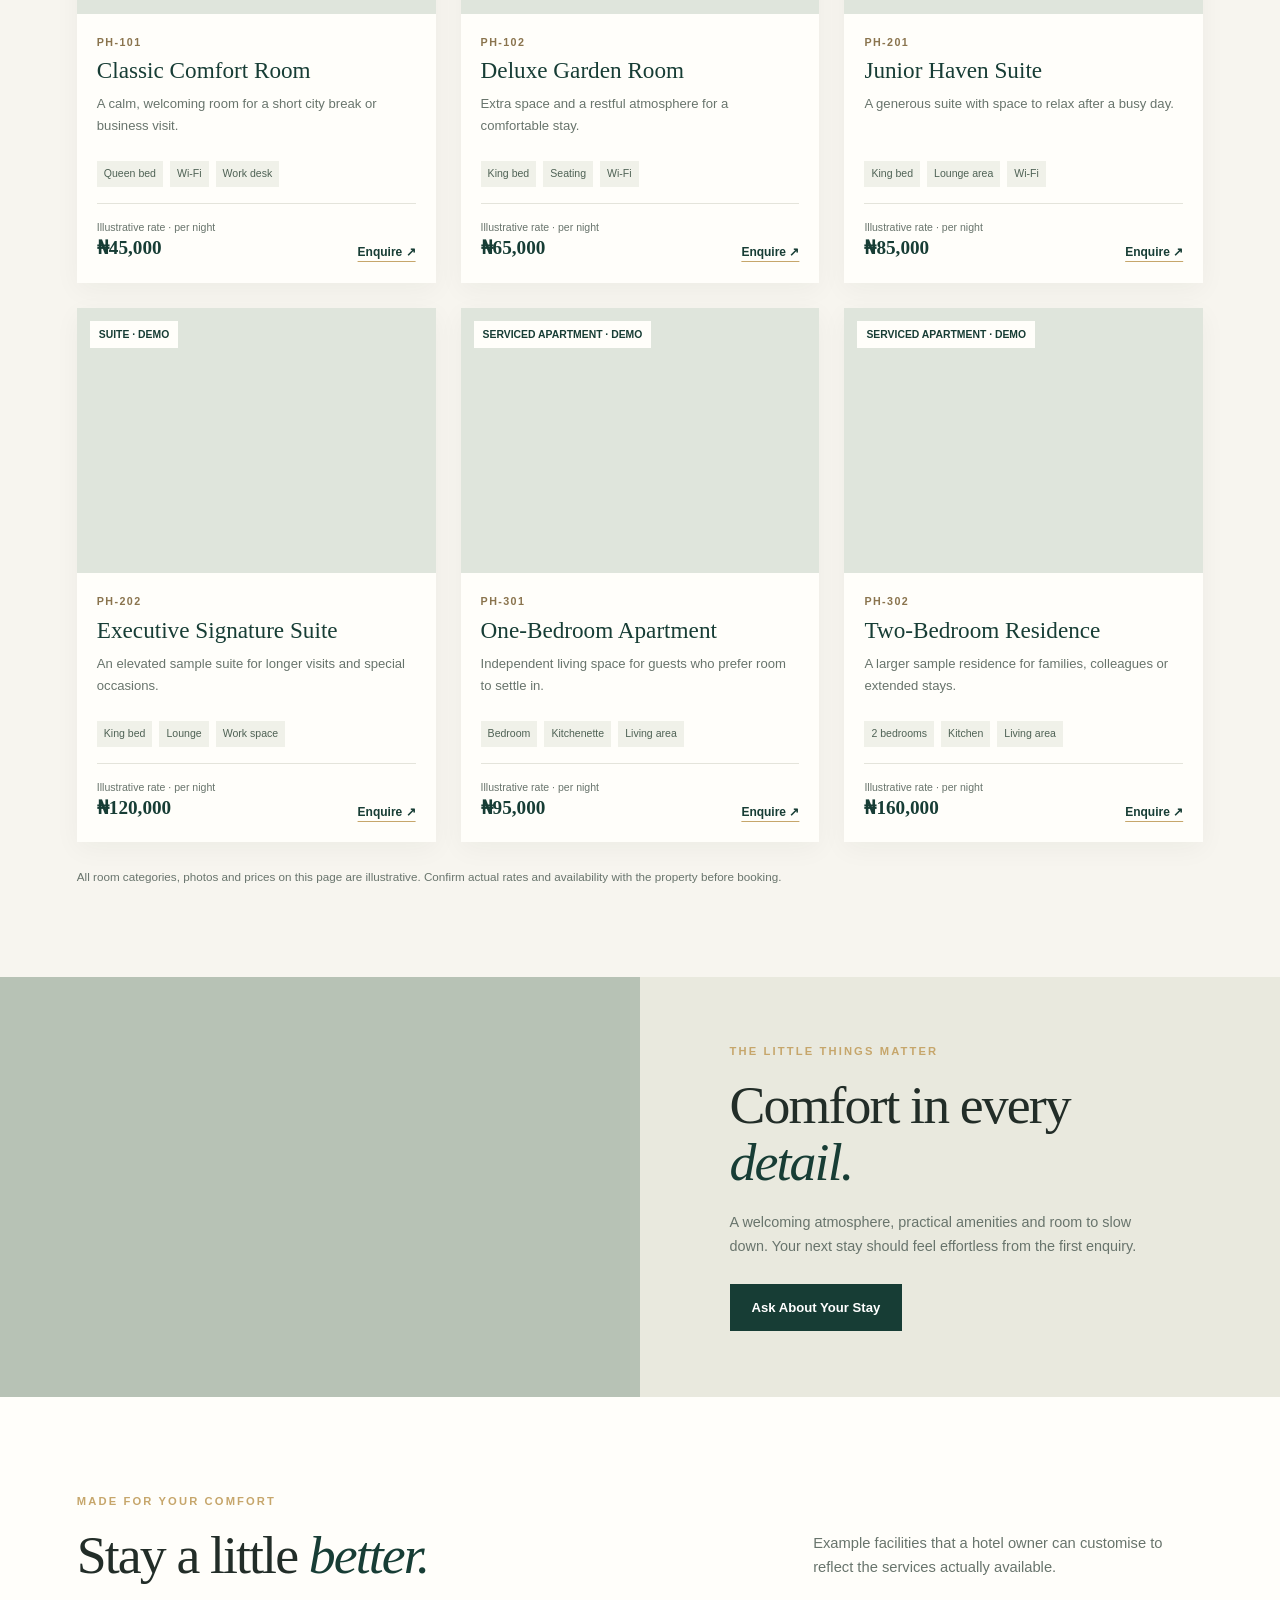
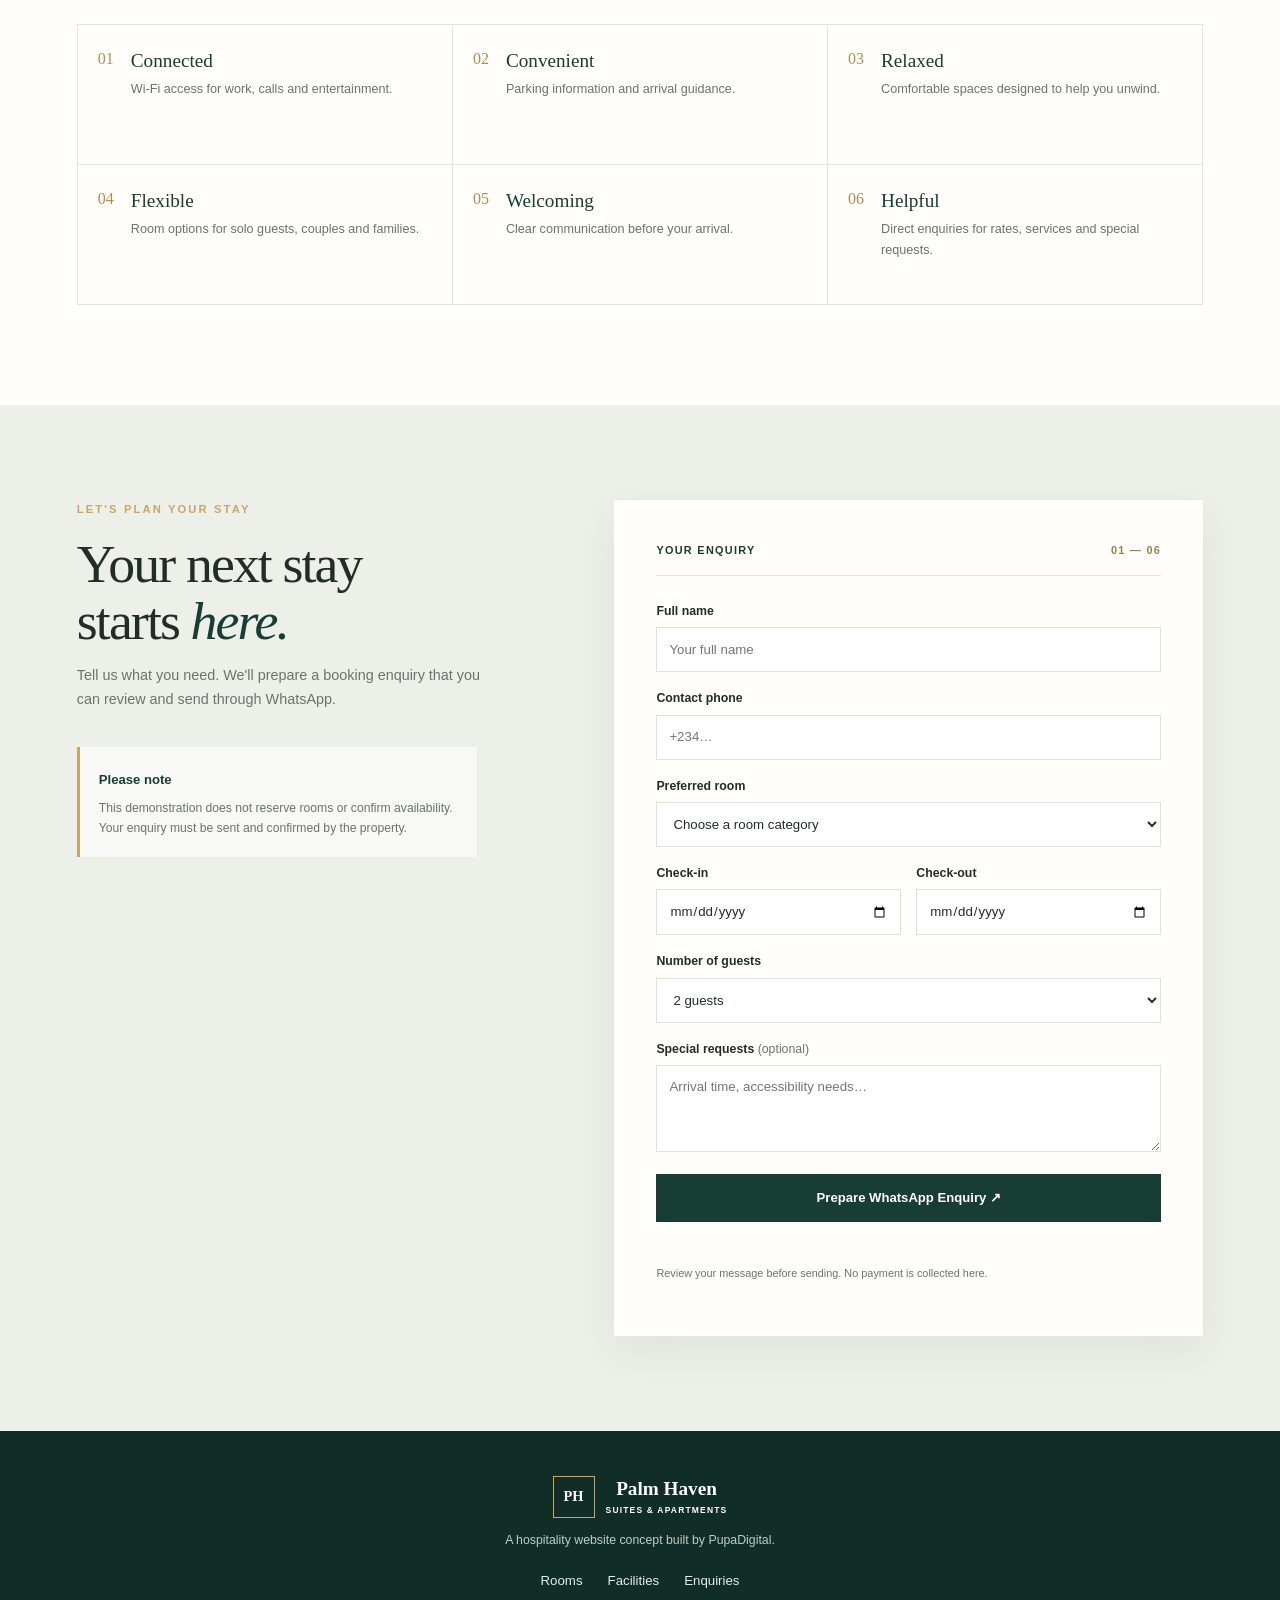
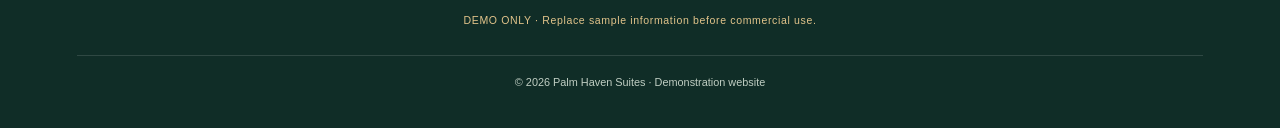
<file: frontend/demo/hotel-apartment/index.html>
<!doctype html>
<html lang="en">
<head>
  <meta charset="utf-8">
  <meta name="viewport" content="width=device-width, initial-scale=1">
  <meta name="theme-color" content="#173d35">
  <meta name="description" content="Palm Haven Suites — a hotel and serviced apartment website demonstration.">
  <title>Palm Haven Suites | Stay Beautifully</title>
  <link rel="stylesheet" href="style.css">
  <script src="app.js" defer></script>
</head>
<body>
  <div class="demo-notice">
    DEMO WEBSITE · Sample rooms, prices and availability · No live reservations
  </div>

  <header class="site-header">
    <a class="brand" href="#home" aria-label="Palm Haven Suites home">
      <span class="brand-mark">PH</span>
      <span>Palm Haven <small>SUITES & APARTMENTS</small></span>
    </a>

    <button class="menu-toggle" id="menuToggle"
      type="button" aria-expanded="false" aria-controls="mainNav">
      Menu
    </button>

    <nav id="mainNav" class="main-nav" aria-label="Main navigation">
      <a href="#rooms">Rooms & Suites</a>
      <a href="#experience">Our Experience</a>
      <a href="#facilities">Facilities</a>
      <a class="nav-cta" href="#booking">Enquire Now</a>
    </nav>
  </header>

  <main>
    <section class="hero" id="home">
      <div class="hero-shade"></div>
      <div class="hero-content">
        <p class="eyebrow">YOUR SPACE TO UNWIND</p>
        <h1>Stay beautifully.<br><em>Rest completely.</em></h1>
        <p class="hero-copy">
          Thoughtful comfort, warm hospitality and a peaceful place
          to call yours — whether you're here for a night or a while.
        </p>
        <div class="hero-actions">
          <a class="button button-light" href="#rooms">Explore Our Rooms</a>
          <a class="text-link" href="#booking">Plan Your Stay ↗</a>
        </div>
        <p class="hero-footnote">A hotel & serviced apartment website concept</p>
      </div>
      <div class="hero-stamp"><span>YOUR</span><strong>HAVEN</strong><span>AWAY FROM HOME</span></div>
    </section>

    <section class="welcome section-wrap" id="experience">
      <div class="welcome-heading">
        <p class="eyebrow">A WARMER KIND OF WELCOME</p>
        <h2>More than a place<br>to <em>sleep.</em></h2>
      </div>
      <div class="welcome-copy">
        <p>
          Discover a considered stay where calm interiors meet everyday
          convenience. From short business trips to longer getaways,
          find a space that feels right for you.
        </p>
        <a class="underlined-link" href="#facilities">Discover the experience ↗</a>
      </div>
    </section>

    <section class="rooms-section" id="rooms">
      <div class="section-wrap">
        <div class="section-heading">
          <div>
            <p class="eyebrow">FIND YOUR PERFECT SPACE</p>
            <h2>Rooms & <em>suites</em></h2>
          </div>
          <p class="section-intro">
            From cosy stays to generous apartment living,
            explore a space for every kind of journey.
          </p>
        </div>

        <div class="room-filters" aria-label="Filter room categories">
          <button class="filter-button active" type="button" data-filter="all" aria-pressed="true">All rooms</button>
          <button class="filter-button" type="button" data-filter="room" aria-pressed="false">Hotel rooms</button>
          <button class="filter-button" type="button" data-filter="suite" aria-pressed="false">Suites</button>
          <button class="filter-button" type="button" data-filter="apartment" aria-pressed="false">Apartments</button>
        </div>

        <p class="results-count" id="resultsCount" aria-live="polite"></p>
        <div class="room-grid" id="roomGrid">
          <p>Loading sample rooms…</p>
        </div>
        <p class="demo-disclaimer">
          All room categories, photos and prices on this page are illustrative.
          Confirm actual rates and availability with the property before booking.
        </p>
      </div>
    </section>

    <section class="experience-banner">
      <div class="experience-image" role="img" aria-label="A calm, contemporary hotel lounge"></div>
      <div class="experience-panel">
        <p class="eyebrow">THE LITTLE THINGS MATTER</p>
        <h2>Comfort in every <em>detail.</em></h2>
        <p>
          A welcoming atmosphere, practical amenities and room to slow down.
          Your next stay should feel effortless from the first enquiry.
        </p>
        <a class="button button-dark" href="#booking">Ask About Your Stay</a>
      </div>
    </section>

    <section class="facilities section-wrap" id="facilities">
      <div class="section-heading">
        <div>
          <p class="eyebrow">MADE FOR YOUR COMFORT</p>
          <h2>Stay a little <em>better.</em></h2>
        </div>
        <p class="section-intro">
          Example facilities that a hotel owner can customise
          to reflect the services actually available.
        </p>
      </div>

      <div class="facility-grid">
        <article class="facility-card"><span>01</span><div><h3>Connected</h3><p>Wi-Fi access for work, calls and entertainment.</p></div></article>
        <article class="facility-card"><span>02</span><div><h3>Convenient</h3><p>Parking information and arrival guidance.</p></div></article>
        <article class="facility-card"><span>03</span><div><h3>Relaxed</h3><p>Comfortable spaces designed to help you unwind.</p></div></article>
        <article class="facility-card"><span>04</span><div><h3>Flexible</h3><p>Room options for solo guests, couples and families.</p></div></article>
        <article class="facility-card"><span>05</span><div><h3>Welcoming</h3><p>Clear communication before your arrival.</p></div></article>
        <article class="facility-card"><span>06</span><div><h3>Helpful</h3><p>Direct enquiries for rates, services and special requests.</p></div></article>
      </div>
    </section>

    <section class="booking-section" id="booking">
      <div class="section-wrap booking-layout">
        <div class="booking-copy">
          <p class="eyebrow">LET'S PLAN YOUR STAY</p>
          <h2>Your next stay<br>starts <em>here.</em></h2>
          <p>
            Tell us what you need. We'll prepare a booking enquiry
            that you can review and send through WhatsApp.
          </p>
          <div class="booking-note">
            <strong>Please note</strong>
            <p>This demonstration does not reserve rooms or confirm availability.
            Your enquiry must be sent and confirmed by the property.</p>
          </div>
        </div>

        <form id="bookingForm" class="booking-form">
          <div class="form-heading">
            <span>YOUR ENQUIRY</span>
            <span>01 — 06</span>
          </div>

          <label for="guestName">Full name</label>
          <input id="guestName" name="guestName" type="text"
            autocomplete="name" maxlength="100" required placeholder="Your full name">

          <label for="guestPhone">Contact phone</label>
          <input id="guestPhone" name="guestPhone" type="tel"
            autocomplete="tel" maxlength="30" required placeholder="+234…">

          <label for="roomChoice">Preferred room</label>
          <select id="roomChoice" name="roomChoice" required>
            <option value="">Choose a room category</option>
          </select>

          <div class="form-row">
            <div>
              <label for="checkIn">Check-in</label>
              <input id="checkIn" name="checkIn" type="date" required>
            </div>
            <div>
              <label for="checkOut">Check-out</label>
              <input id="checkOut" name="checkOut" type="date" required>
            </div>
          </div>

          <label for="guestCount">Number of guests</label>
          <select id="guestCount" name="guestCount" required>
            <option value="1">1 guest</option>
            <option value="2" selected>2 guests</option>
            <option value="3">3 guests</option>
            <option value="4">4 guests</option>
            <option value="5">5 guests</option>
            <option value="6">6 guests</option>
          </select>

          <label for="specialRequest">Special requests <span>(optional)</span></label>
          <textarea id="specialRequest" name="specialRequest"
            rows="3" maxlength="500" placeholder="Arrival time, accessibility needs…"></textarea>

          <button class="button button-dark submit-button" type="submit">
            Prepare WhatsApp Enquiry ↗
          </button>
          <p id="formStatus" class="form-status" role="status" aria-live="polite"></p>
          <p class="form-privacy">Review your message before sending. No payment is collected here.</p>
        </form>
      </div>
    </section>
  </main>

  <footer class="site-footer">
    <a class="brand footer-brand" href="#home">
      <span class="brand-mark">PH</span>
      <span>Palm Haven <small>SUITES & APARTMENTS</small></span>
    </a>
    <p>A hospitality website concept built by PupaDigital.</p>
    <div class="footer-links"><a href="#rooms">Rooms</a><a href="#facilities">Facilities</a><a href="#booking">Enquiries</a></div>
    <p class="footer-demo">DEMO ONLY · Replace sample information before commercial use.</p>
    <p class="copyright">© <span id="currentYear"></span> Palm Haven Suites · Demonstration website</p>
  </footer>
</body>
</html>
</file>
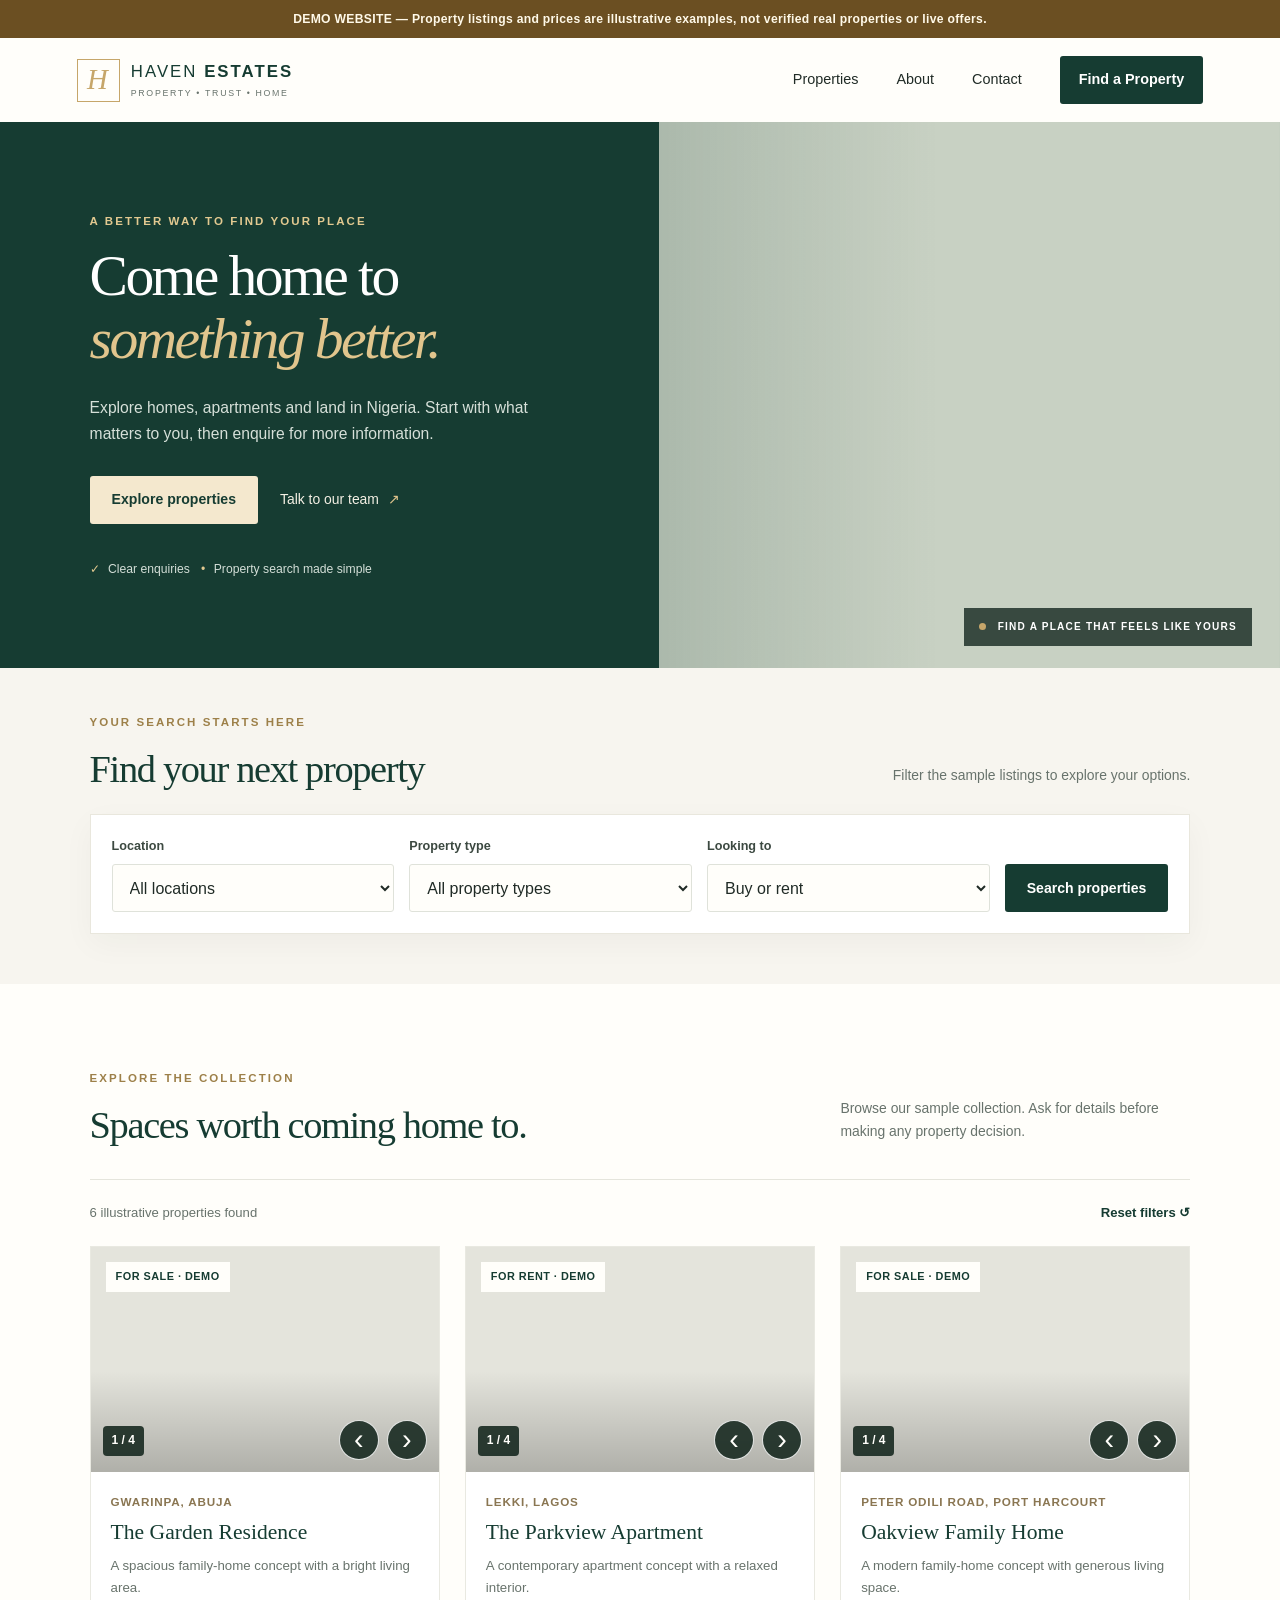
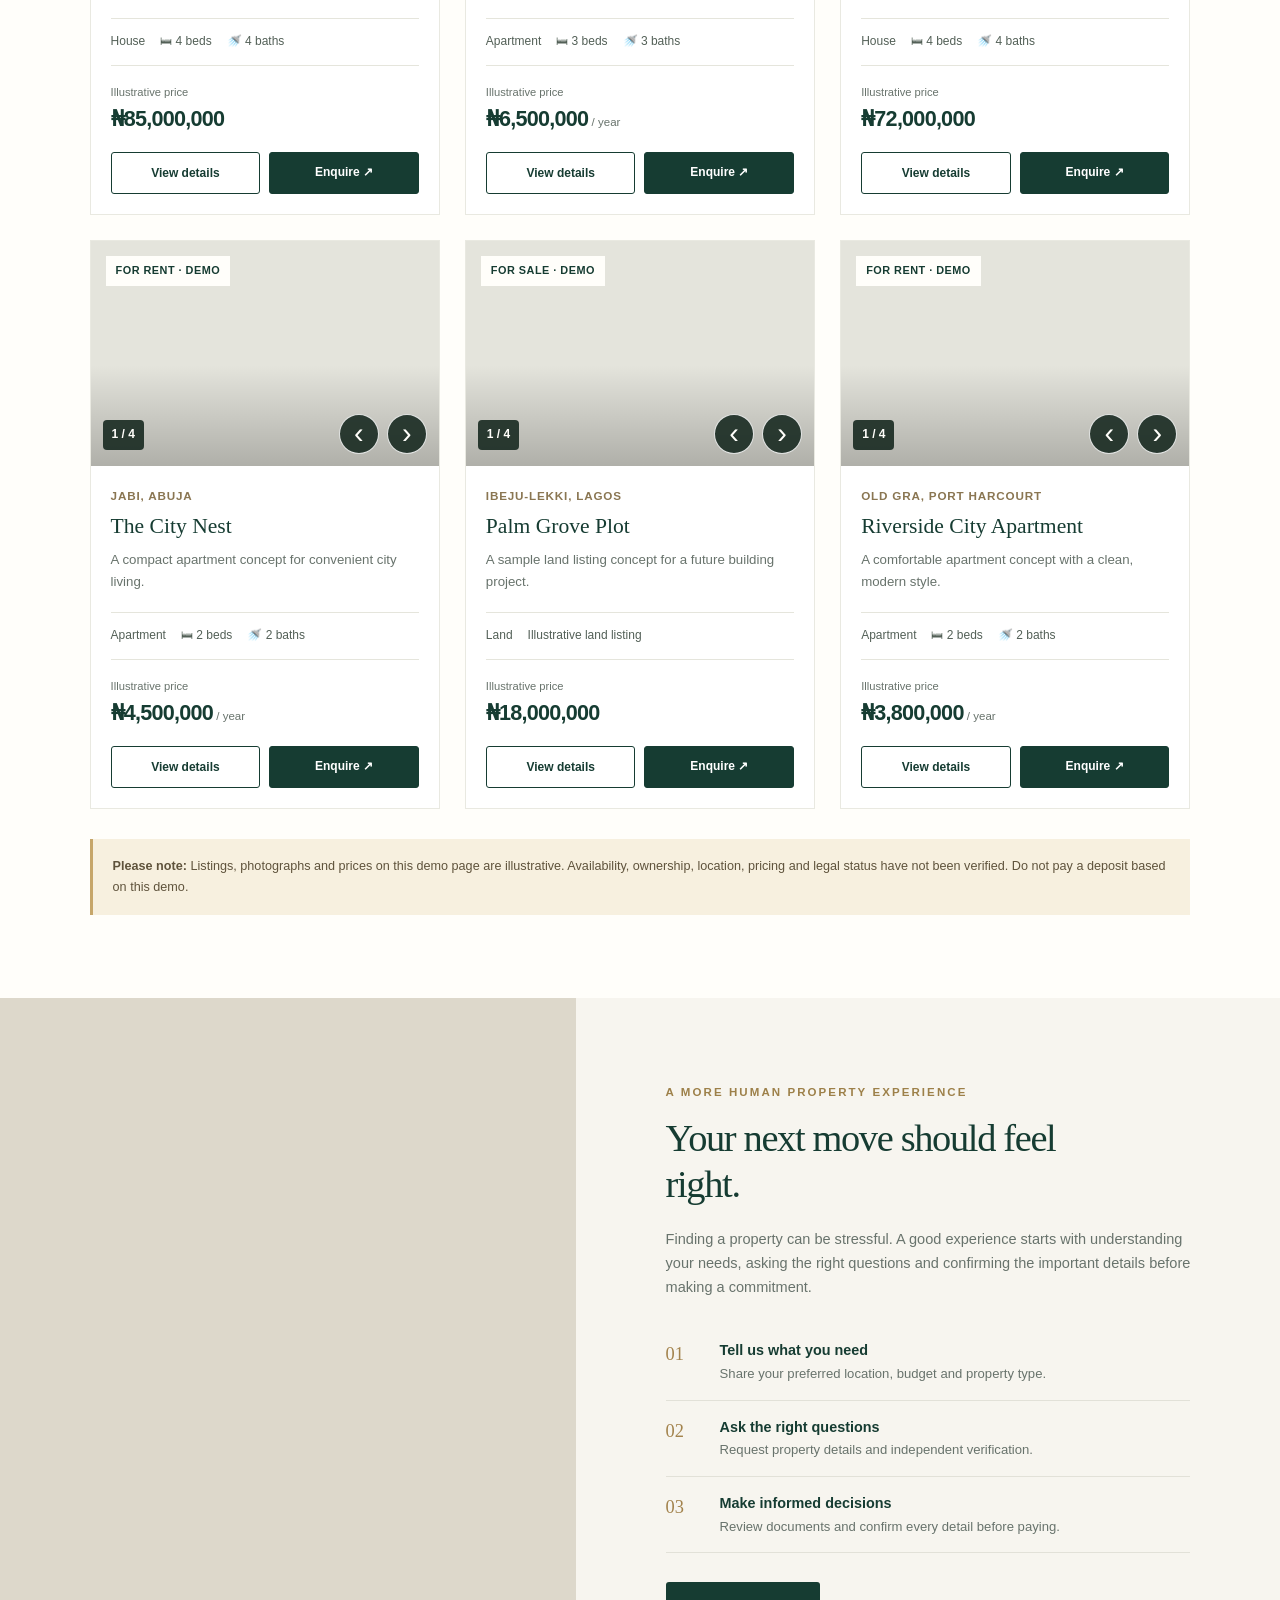
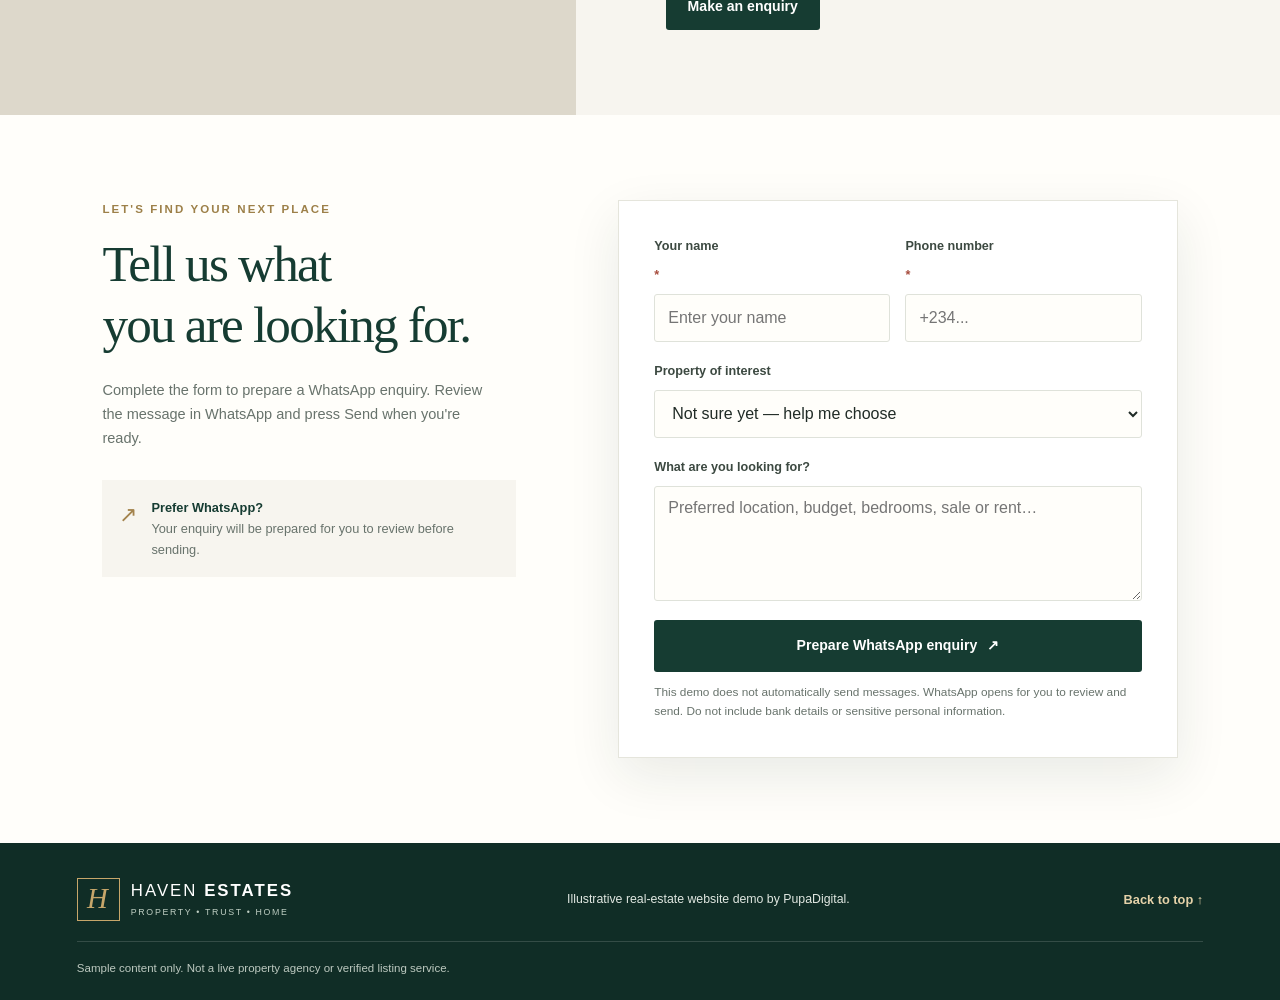
<file: frontend/demo/real-estate/index.html>
<!DOCTYPE html>
<html lang="en-NG">
<head>
    <meta charset="UTF-8">
    <meta name="viewport" content="width=device-width, initial-scale=1.0">
    <meta name="theme-color" content="#163c32">
    <meta name="description" content="Explore illustrative property listings for sale and rent in Nigeria with Haven Estates.">
    <title>Haven Estates | Find Your Place</title>
    <link rel="stylesheet" href="style.css">
    <script src="app.js" defer></script>
</head>
<body>
    <div class="demo-notice" role="note">
        DEMO WEBSITE — Property listings and prices are illustrative examples,
        not verified real properties or live offers.
    </div>

    <header class="site-header">
        <a class="brand" href="#home" aria-label="Haven Estates home">
            <span class="brand-mark" aria-hidden="true">H</span>
            <span>HAVEN <strong>ESTATES</strong><small>PROPERTY • TRUST • HOME</small></span>
        </a>

        <button class="menu-toggle" id="menuToggle" type="button"
                aria-expanded="false" aria-controls="mainNav">
            Menu
        </button>

        <nav class="main-nav" id="mainNav" aria-label="Main navigation">
            <a href="#properties">Properties</a>
            <a href="#about">About</a>
            <a href="#contact">Contact</a>
            <a class="nav-cta" href="#contact">Find a Property</a>
        </nav>
    </header>

    <main>
        <section class="hero" id="home">
            <div class="hero-content">
                <p class="eyebrow">A BETTER WAY TO FIND YOUR PLACE</p>
                <h1>Come home to<br><span>something better.</span></h1>
                <p class="hero-copy">
                    Explore homes, apartments and land in Nigeria.
                    Start with what matters to you, then enquire for more information.
                </p>
                <div class="hero-actions">
                    <a class="button button-light" href="#properties">Explore properties</a>
                    <a class="hero-text-link" href="#contact">Talk to our team <span aria-hidden="true">↗</span></a>
                </div>
                <div class="hero-trust">
                    <span aria-hidden="true">✓</span>
                    Clear enquiries <span class="trust-divider">•</span>
                    Property search made simple
                </div>
            </div>
            <div class="hero-image" role="img"
                 aria-label="Modern residential house surrounded by greenery"></div>
            <div class="hero-caption">
                <span class="caption-dot"></span>
                FIND A PLACE THAT FEELS LIKE YOURS
            </div>
        </section>

        <section class="search-section" aria-labelledby="searchTitle">
            <div class="search-heading">
                <div>
                    <p class="eyebrow">YOUR SEARCH STARTS HERE</p>
                    <h2 id="searchTitle">Find your next property</h2>
                </div>
                <p>Filter the sample listings to explore your options.</p>
            </div>

            <form id="propertySearch" class="search-panel">
                <label>
                    Location
                    <select id="locationFilter" name="location">
                        <option value="">All locations</option>
                        <option value="Abuja">Abuja</option>
                        <option value="Lagos">Lagos</option>
                        <option value="Port Harcourt">Port Harcourt</option>
                    </select>
                </label>
                <label>
                    Property type
                    <select id="typeFilter" name="type">
                        <option value="">All property types</option>
                        <option value="Apartment">Apartment</option>
                        <option value="House">House</option>
                        <option value="Land">Land</option>
                    </select>
                </label>
                <label>
                    Looking to
                    <select id="purposeFilter" name="purpose">
                        <option value="">Buy or rent</option>
                        <option value="Sale">Buy</option>
                        <option value="Rent">Rent</option>
                    </select>
                </label>
                <button class="button button-dark search-button" type="submit">Search properties</button>
            </form>
        </section>

        <section class="properties-section section-wrap" id="properties">
            <div class="section-heading">
                <div>
                    <p class="eyebrow">EXPLORE THE COLLECTION</p>
                    <h2>Spaces worth coming home to.</h2>
                </div>
                <p class="section-description">
                    Browse our sample collection. Ask for details before making any property decision.
                </p>
            </div>

            <div class="results-bar">
                <p id="resultsCount" aria-live="polite">Loading sample properties…</p>
                <button class="reset-button" id="resetFilters" type="button">Reset filters ↺</button>
            </div>

            <div class="property-grid" id="propertyGrid">
                <p class="loading-message">Loading illustrative property listings…</p>
            </div>

            <p class="listing-disclaimer">
                <strong>Please note:</strong> Listings, photographs and prices on this demo page
                are illustrative. Availability, ownership, location, pricing and legal status
                have not been verified. Do not pay a deposit based on this demo.
            </p>
        </section>

        <section class="about-section" id="about">
            <div class="about-image" role="img"
                 aria-label="Bright, modern living room with natural light"></div>
            <div class="about-content">
                <p class="eyebrow">A MORE HUMAN PROPERTY EXPERIENCE</p>
                <h2>Your next move should feel right.</h2>
                <p>
                    Finding a property can be stressful. A good experience starts with
                    understanding your needs, asking the right questions and confirming
                    the important details before making a commitment.
                </p>
                <div class="about-points">
                    <div><span>01</span><p><strong>Tell us what you need</strong><br>Share your preferred location, budget and property type.</p></div>
                    <div><span>02</span><p><strong>Ask the right questions</strong><br>Request property details and independent verification.</p></div>
                    <div><span>03</span><p><strong>Make informed decisions</strong><br>Review documents and confirm every detail before paying.</p></div>
                </div>
                <a class="button button-dark" href="#contact">Make an enquiry</a>
            </div>
        </section>

        <section class="contact-section" id="contact">
            <div class="contact-intro">
                <p class="eyebrow">LET'S FIND YOUR NEXT PLACE</p>
                <h2>Tell us what<br>you are looking for.</h2>
                <p>
                    Complete the form to prepare a WhatsApp enquiry.
                    Review the message in WhatsApp and press Send when you're ready.
                </p>
                <div class="contact-note">
                    <span aria-hidden="true">↗</span>
                    <div><strong>Prefer WhatsApp?</strong><br>Your enquiry will be prepared for you to review before sending.</div>
                </div>
            </div>

            <form class="contact-form" id="propertyEnquiryForm">
                <div class="form-row">
                    <label for="customerName">Your name <span>*</span>
                        <input id="customerName" name="name" type="text" maxlength="100"
                               autocomplete="name" required placeholder="Enter your name">
                    </label>
                    <label for="customerPhone">Phone number <span>*</span>
                        <input id="customerPhone" name="phone" type="tel" maxlength="30"
                               autocomplete="tel" required placeholder="+234...">
                    </label>
                </div>

                <label for="enquiryProperty">Property of interest
                    <select id="enquiryProperty" name="property">
                        <option value="">Not sure yet — help me choose</option>
                    </select>
                </label>

                <label for="enquiryNeeds">What are you looking for?
                    <textarea id="enquiryNeeds" name="needs" maxlength="1500" rows="4"
                              placeholder="Preferred location, budget, bedrooms, sale or rent…"></textarea>
                </label>

                <button class="button button-dark form-submit" type="submit">
                    Prepare WhatsApp enquiry <span aria-hidden="true">↗</span>
                </button>
                <p class="form-footnote">
                    This demo does not automatically send messages. WhatsApp opens for you
                    to review and send. Do not include bank details or sensitive personal information.
                </p>
                <p class="form-status" id="formStatus" role="status" aria-live="polite"></p>
            </form>
        </section>
    </main>

    <footer class="site-footer">
        <a class="brand footer-brand" href="#home">
            <span class="brand-mark" aria-hidden="true">H</span>
            <span>HAVEN <strong>ESTATES</strong><small>PROPERTY • TRUST • HOME</small></span>
        </a>
        <p>Illustrative real-estate website demo by PupaDigital.</p>
        <a href="#home">Back to top ↑</a>
        <p class="footer-disclaimer">Sample content only. Not a live property agency or verified listing service.</p>
    </footer>
</body>
</html>
</file>
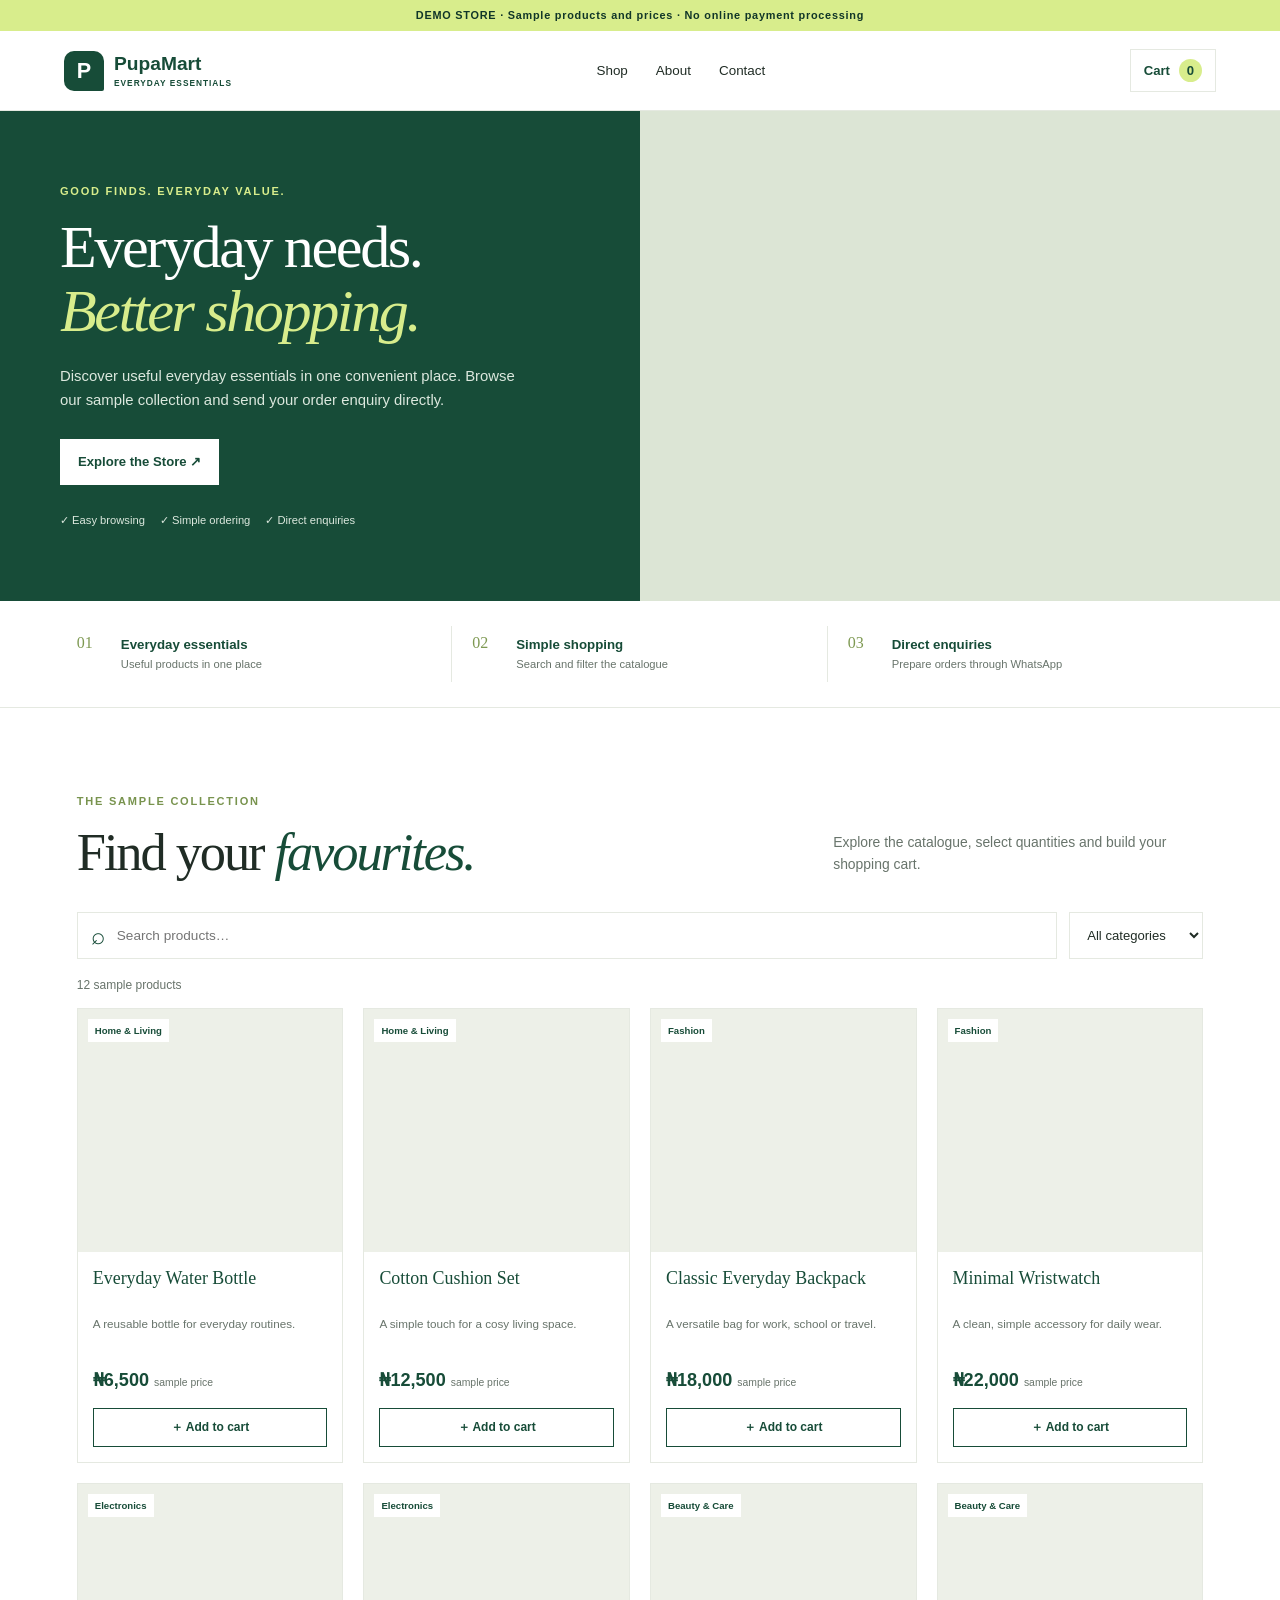
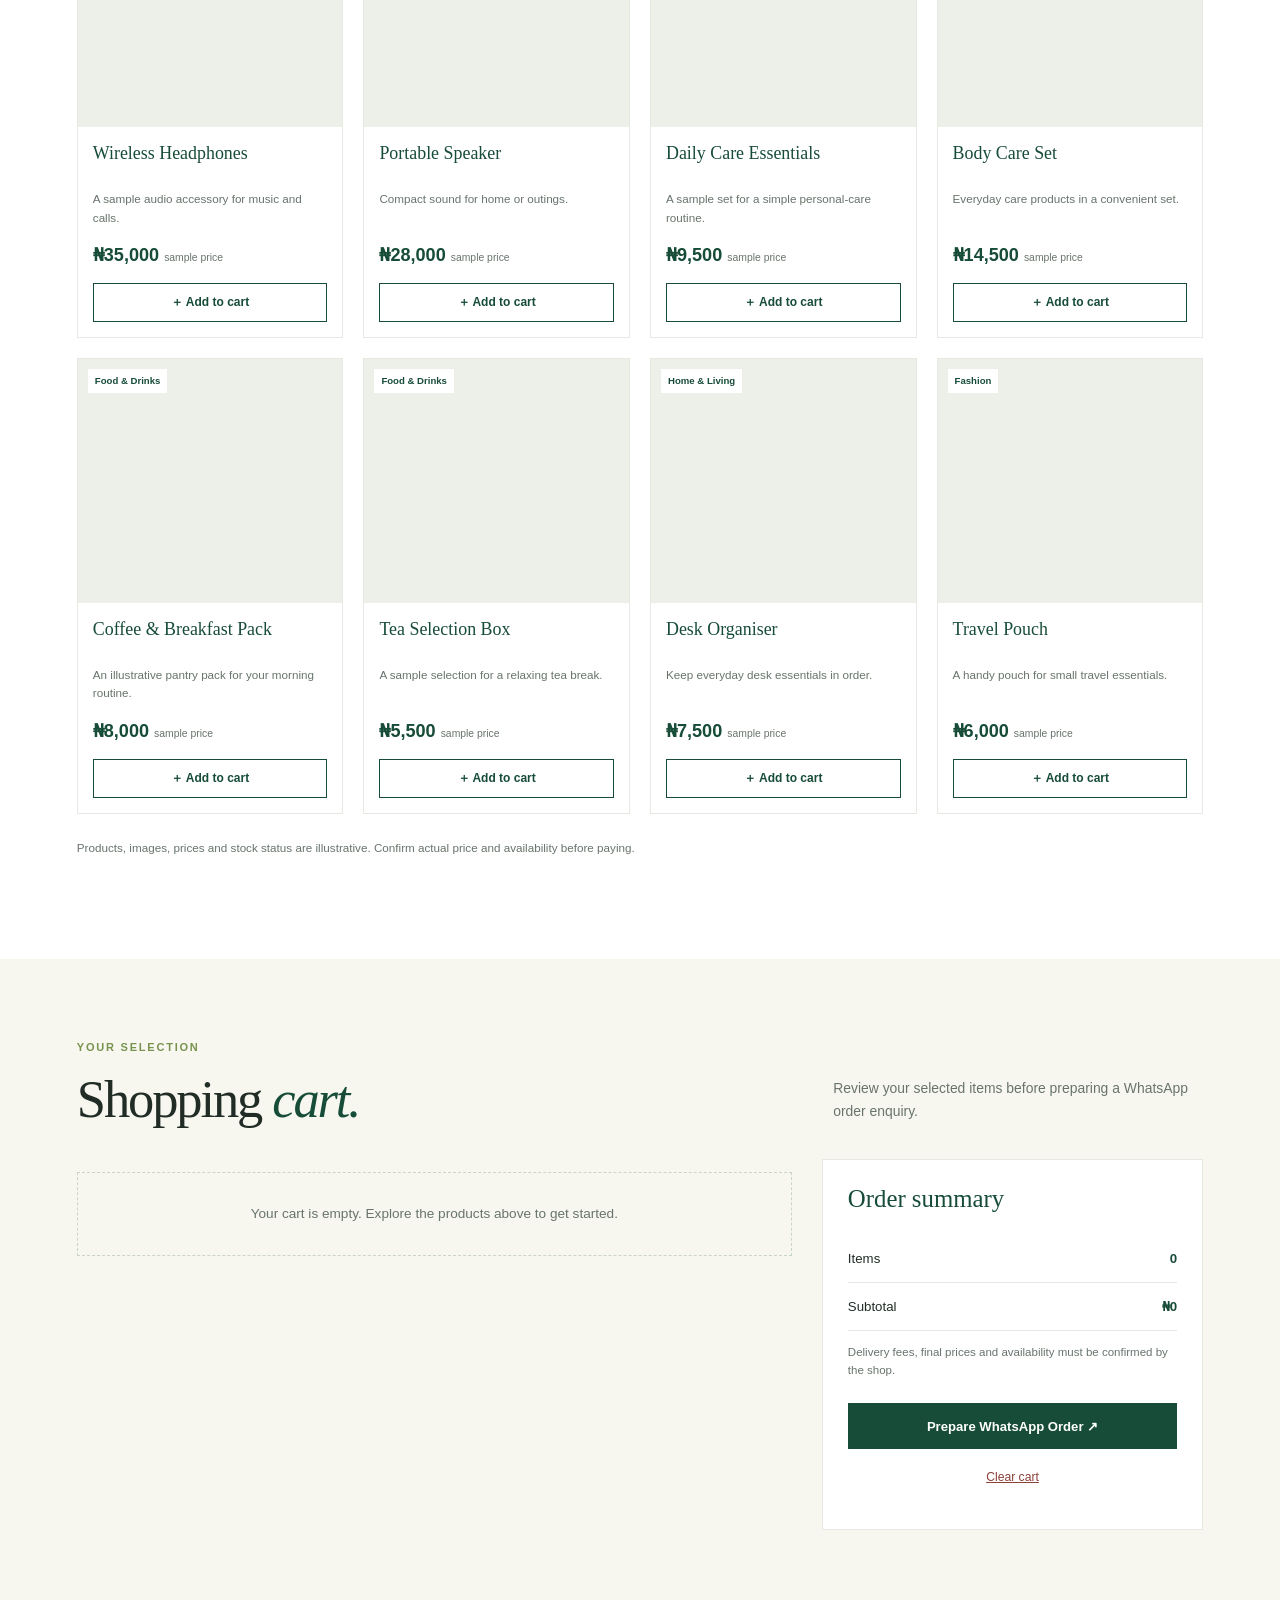
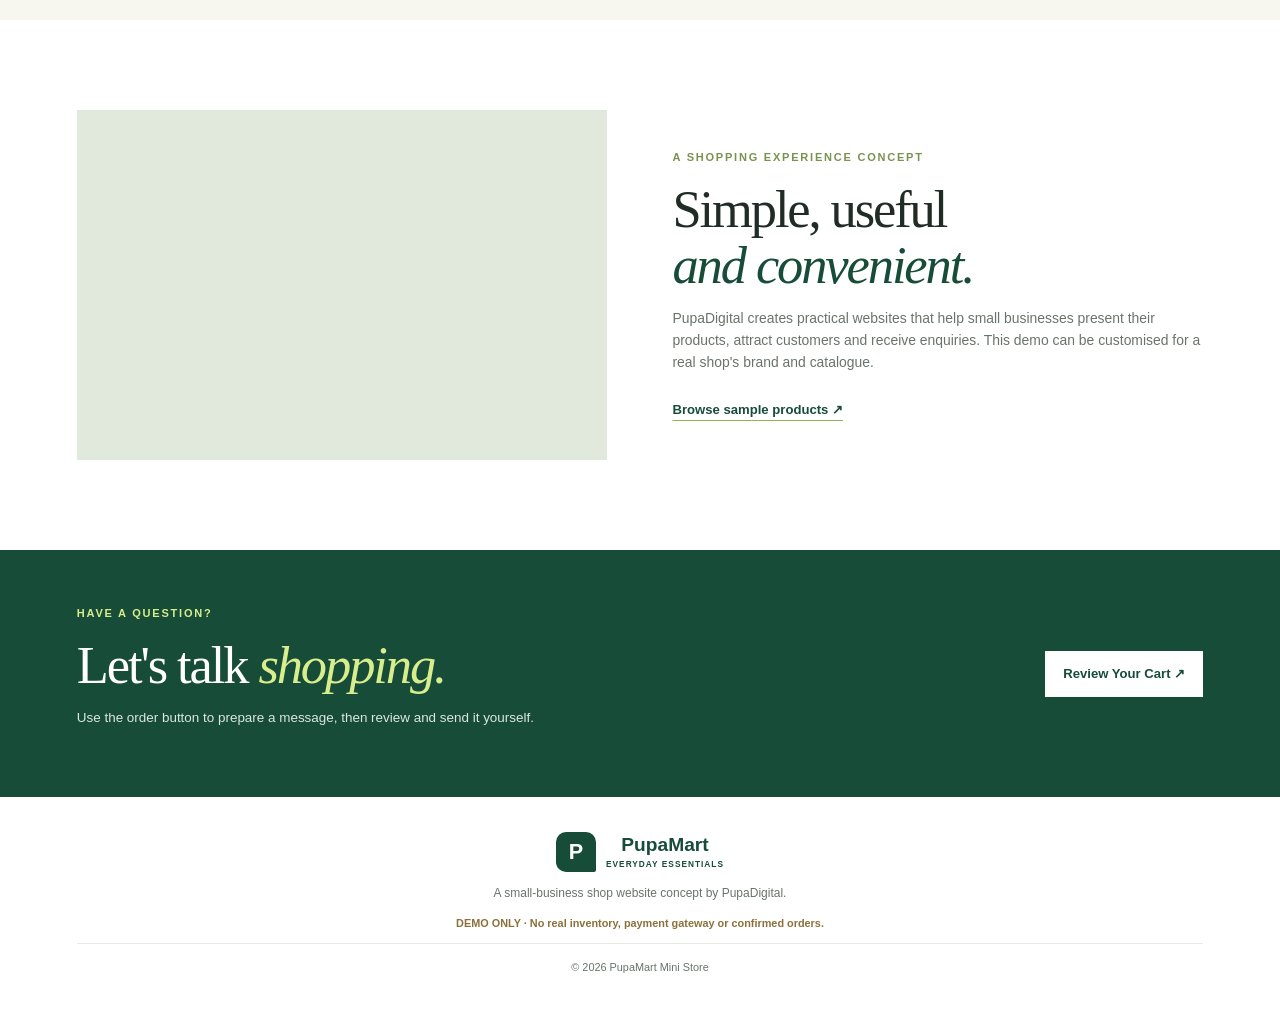
<file: frontend/demo/small-shop/index.html>
<!doctype html>
<html lang="en">
<head>
  <meta charset="utf-8">
  <meta name="viewport" content="width=device-width, initial-scale=1">
  <meta name="theme-color" content="#174c38">
  <meta name="description" content="PupaMart Mini Store — a responsive Nigerian retail shop website demonstration.">
  <title>PupaMart Mini Store | Everyday Essentials</title>
  <link rel="stylesheet" href="style.css">
  <script src="app.js" defer></script>
</head>
<body>
  <div class="demo-banner">
    DEMO STORE · Sample products and prices · No online payment processing
  </div>

  <header class="header">
    <a href="#home" class="brand" aria-label="PupaMart home">
      <span class="brand-icon">P</span>
      <span>PupaMart<small>EVERYDAY ESSENTIALS</small></span>
    </a>

    <nav class="nav" id="mainNav" aria-label="Main navigation">
      <a href="#products">Shop</a>
      <a href="#about">About</a>
      <a href="#contact">Contact</a>
    </nav>

    <a class="cart-link" href="#cart" aria-label="View shopping cart">
      Cart <span id="cartCount">0</span>
    </a>
    <button class="menu-toggle" id="menuToggle" type="button"
      aria-expanded="false" aria-controls="mainNav">Menu</button>
  </header>

  <main id="home">
    <section class="hero">
      <div class="hero-content">
        <p class="eyebrow">GOOD FINDS. EVERYDAY VALUE.</p>
        <h1>Everyday needs.<br><em>Better shopping.</em></h1>
        <p>
          Discover useful everyday essentials in one convenient place.
          Browse our sample collection and send your order enquiry directly.
        </p>
        <a class="button button-light" href="#products">Explore the Store ↗</a>
        <div class="hero-points">
          <span>✓ Easy browsing</span>
          <span>✓ Simple ordering</span>
          <span>✓ Direct enquiries</span>
        </div>
      </div>
      <div class="hero-visual" role="img"
        aria-label="Illustrative arrangement of shopping and lifestyle products"></div>
    </section>

    <section class="benefits" aria-label="Shopping features">
      <div><span>01</span><strong>Everyday essentials</strong><small>Useful products in one place</small></div>
      <div><span>02</span><strong>Simple shopping</strong><small>Search and filter the catalogue</small></div>
      <div><span>03</span><strong>Direct enquiries</strong><small>Prepare orders through WhatsApp</small></div>
    </section>

    <section class="shop section-wrap" id="products">
      <div class="section-heading">
        <div>
          <p class="eyebrow">THE SAMPLE COLLECTION</p>
          <h2>Find your <em>favourites.</em></h2>
        </div>
        <p>Explore the catalogue, select quantities and build your shopping cart.</p>
      </div>

      <div class="shop-tools">
        <label class="search-box">
          <span class="visually-hidden">Search products</span>
          <span aria-hidden="true">⌕</span>
          <input id="searchInput" type="search" maxlength="100"
            placeholder="Search products…">
        </label>

        <label class="category-select">
          <span class="visually-hidden">Filter by category</span>
          <select id="categoryFilter">
            <option value="all">All categories</option>
            <option value="home">Home & Living</option>
            <option value="fashion">Fashion</option>
            <option value="electronics">Electronics</option>
            <option value="beauty">Beauty & Care</option>
            <option value="food">Food & Drinks</option>
          </select>
        </label>
      </div>

      <p class="product-count" id="productCount" aria-live="polite"></p>
      <div class="product-grid" id="productGrid">
        <p>Loading sample products…</p>
      </div>
      <p class="demo-note">
        Products, images, prices and stock status are illustrative.
        Confirm actual price and availability before paying.
      </p>
    </section>

    <section class="cart-section" id="cart">
      <div class="section-wrap">
        <div class="section-heading">
          <div>
            <p class="eyebrow">YOUR SELECTION</p>
            <h2>Shopping <em>cart.</em></h2>
          </div>
          <p>Review your selected items before preparing a WhatsApp order enquiry.</p>
        </div>

        <div class="cart-layout">
          <div class="cart-items" id="cartItems" aria-live="polite">
            <p class="empty-cart">Your cart is empty. Explore the products above to get started.</p>
          </div>

          <aside class="cart-summary">
            <h3>Order summary</h3>
            <div class="summary-line"><span>Items</span><strong id="summaryItems">0</strong></div>
            <div class="summary-line"><span>Subtotal</span><strong id="cartSubtotal">₦0</strong></div>
            <p class="summary-note">
              Delivery fees, final prices and availability must be confirmed by the shop.
            </p>
            <button class="button button-primary full-width" id="checkoutButton" type="button">
              Prepare WhatsApp Order ↗
            </button>
            <button class="clear-cart" id="clearCartButton" type="button">Clear cart</button>
            <p id="cartStatus" class="status" role="status" aria-live="polite"></p>
          </aside>
        </div>
      </div>
    </section>

    <section class="about section-wrap" id="about">
      <div class="about-image" role="img"
        aria-label="Illustrative retail shopping scene"></div>
      <div>
        <p class="eyebrow">A SHOPPING EXPERIENCE CONCEPT</p>
        <h2>Simple, useful<br><em>and convenient.</em></h2>
        <p>
          PupaDigital creates practical websites that help small businesses
          present their products, attract customers and receive enquiries.
          This demo can be customised for a real shop's brand and catalogue.
        </p>
        <a class="text-link" href="#products">Browse sample products ↗</a>
      </div>
    </section>

    <section class="contact-section" id="contact">
      <div class="section-wrap contact-layout">
        <div>
          <p class="eyebrow">HAVE A QUESTION?</p>
          <h2>Let's talk <em>shopping.</em></h2>
          <p>Use the order button to prepare a message, then review and send it yourself.</p>
        </div>
        <a class="button button-light" href="#cart">Review Your Cart ↗</a>
      </div>
    </section>
  </main>

  <footer class="footer">
    <a href="#home" class="brand footer-brand">
      <span class="brand-icon">P</span>
      <span>PupaMart<small>EVERYDAY ESSENTIALS</small></span>
    </a>
    <p>A small-business shop website concept by PupaDigital.</p>
    <p class="footer-disclaimer">DEMO ONLY · No real inventory, payment gateway or confirmed orders.</p>
    <p class="copyright">© <span id="currentYear"></span> PupaMart Mini Store</p>
  </footer>
</body>
</html>
</file>
<file: frontend/css/style.css>
* {
    margin: 0;
    padding: 0;
    box-sizing: border-box;
}

html {
    scroll-behavior: smooth;
}

body {
    font-family: Arial, sans-serif;
    background: #0b0b10;
    color: #f7f7fa;
    line-height: 1.6;
}

a {
    color: inherit;
    text-decoration: none;
}

.navbar {
    height: 75px;
    padding: 0 7%;
    display: flex;
    align-items: center;
    justify-content: space-between;
    border-bottom: 1px solid #252530;
    background: rgba(11,11,16,.96);
    position: sticky;
    top: 0;
    z-index: 100;
}

.logo {
    font-size: 25px;
    font-weight: 800;
}

.logo span,
.hero h1 span {
    color: #a9a2ff;
}

nav {
    display: flex;
    gap: 30px;
}

nav a {
    color: #aaaab5;
}

nav a:hover {
    color: #fff;
}

.nav-button,
.primary-button {
    background: #a9a2ff;
    color: #111018;
    padding: 12px 20px;
    border-radius: 8px;
    font-weight: 700;
}

.secondary-button {
    border: 1px solid #454552;
    padding: 12px 20px;
    border-radius: 8px;
}

.hero {
    min-height: 700px;
    padding: 90px 7%;
    display: grid;
    grid-template-columns: 1fr 1fr;
    gap: 70px;
    align-items: center;
}

.eyebrow {
    color: #a9a2ff;
    font-size: 12px;
    font-weight: 800;
    letter-spacing: 3px;
    margin-bottom: 16px;
}

.hero h1 {
    font-size: clamp(50px, 7vw, 82px);
    line-height: 1;
    margin-bottom: 25px;
}

.hero-text {
    max-width: 600px;
    color: #aaaab5;
    font-size: 18px;
    margin-bottom: 30px;
}

.hero-buttons {
    display: flex;
    gap: 14px;
    flex-wrap: wrap;
}

.hero-card {
    min-height: 470px;
    padding: 35px;
    border-radius: 28px;
    background: linear-gradient(145deg,#1c1b2b,#101016);
    border: 1px solid #302f42;
    display: flex;
    align-items: center;
    justify-content: center;
}

.dashboard-window {
    width: 100%;
    max-width: 430px;
    border-radius: 18px;
    background: #111118;
    border: 1px solid #353444;
    overflow: hidden;
    box-shadow: 0 25px 80px rgba(0,0,0,.5);
}

.dashboard-top {
    height: 45px;
    padding: 0 15px;
    display: flex;
    gap: 7px;
    align-items: center;
    border-bottom: 1px solid #292833;
}

.dashboard-top span {
    width: 9px;
    height: 9px;
    border-radius: 50%;
    background: #555;
}

.dashboard-content {
    padding: 30px;
}

.mini-label {
    color: #777681;
    font-size: 10px;
    letter-spacing: 2px;
}

.dashboard-content h3 {
    font-size: 28px;
    line-height: 1.2;
    margin: 15px 0 30px;
}

.dashboard-row {
    display: grid;
    grid-template-columns: 1fr 1fr;
    gap: 15px;
}

.dashboard-row div {
    padding: 20px;
    background: #1a1922;
    border-radius: 12px;
}

.dashboard-row small {
    display: block;
    color: #777681;
    margin-bottom: 8px;
}

.dashboard-row strong {
    font-size: 28px;
}

.ai-badge {
    margin-top: 15px;
    padding: 13px;
    border-radius: 10px;
    background: #19182a;
    color: #a9a2ff;
    font-size: 13px;
}

.section {
    padding: 100px 7%;
}

.section-heading {
    max-width: 700px;
    margin-bottom: 50px;
}

.section-heading h2,
.demo-content h2 {
    font-size: 45px;
    line-height: 1.1;
    margin-bottom: 15px;
}

.section-heading p:last-child,
.demo-content > p {
    color: #aaaab5;
}

.services-grid {
    display: grid;
    grid-template-columns: repeat(4,1fr);
    gap: 18px;
}

.service-card {
    padding: 30px;
    background: #111118;
    border: 1px solid #292832;
    border-radius: 15px;
}

.service-icon {
    font-size: 30px;
    margin-bottom: 18px;
}

.service-card h3 {
    margin-bottom: 10px;
}

.service-card p {
    color: #8e8d98;
    font-size: 14px;
}

.demo-section {
    margin: 50px 7%;
    padding: 70px;
    border-radius: 28px;
    background: linear-gradient(135deg,#19182b,#101016);
    border: 1px solid #302f42;
    display: grid;
    grid-template-columns: 1fr 1fr;
    gap: 60px;
    align-items: center;
}

.demo-content > p {
    max-width: 600px;
    margin-bottom: 28px;
}

.demo-preview {
    padding: 35px;
    background: #111118;
    border: 1px solid #353444;
    border-radius: 18px;
}

.preview-logo {
    color: #e8a7c4;
    font-size: 25px;
    font-weight: 800;
}

.preview-title {
    color: #888692;
    margin-bottom: 25px;
}

.preview-items > div {
    display: flex;
    justify-content: space-between;
    padding: 16px 0;
    border-bottom: 1px solid #292832;
}

.preview-items span {
    color: #aaaab5;
}

.preview-items strong {
    color: #e8a7c4;
}

.process-grid {
    display: grid;
    grid-template-columns: repeat(3,1fr);
    gap: 20px;
}

.process-grid > div {
    padding: 30px;
    border-top: 1px solid #3b3947;
}

.process-grid span {
    color: #a9a2ff;
    font-weight: 800;
}

.process-grid h3 {
    margin: 15px 0 10px;
}

.process-grid p {
    color: #8e8d98;
}

.contact-card {
    padding: 35px;
    border: 1px solid #30303b;
    border-radius: 16px;
    display: flex;
    align-items: center;
    justify-content: space-between;
    gap: 20px;
}

.contact-card p {
    color: #9998a4;
}

.contact-actions {
    display: flex;
    gap: 12px;
    flex-wrap: wrap;
}

footer {
    padding: 35px 7%;
    border-top: 1px solid #252530;
    color: #777681;
    display: flex;
    justify-content: space-between;
}

@media (max-width: 900px) {

    nav {
        display: none;
    }

    .hero,
    .demo-section {
        grid-template-columns: 1fr;
    }

    .services-grid {
        grid-template-columns: 1fr 1fr;
    }

    .process-grid {
        grid-template-columns: 1fr;
    }
}

@media (max-width: 600px) {

    .hero {
        padding-top: 60px;
    }

    .services-grid {
        grid-template-columns: 1fr;
    }

    .demo-section {
        margin: 30px 5%;
        padding: 35px 25px;
    }

    .section {
        padding: 70px 5%;
    }

    .contact-card,
    footer {
        flex-direction: column;
        align-items: flex-start;
    }
}

.website-grid {
    display: grid;
    grid-template-columns: repeat(4, 1fr);
    gap: 18px;
}

.website-card {
    position: relative;
    padding: 28px;
    min-height: 300px;
    background: #111118;
    border: 1px solid #292832;
    border-radius: 16px;
    transition: transform .2s ease, border-color .2s ease;
}

.website-card:hover {
    transform: translateY(-4px);
    border-color: #a9a2ff;
}

.website-icon {
    font-size: 34px;
    margin-bottom: 18px;
}

.website-number {
    position: absolute;
    top: 25px;
    right: 25px;
    color: #555462;
    font-size: 12px;
    font-weight: 700;
}

.website-card h3 {
    margin-bottom: 12px;
}

.website-card p {
    color: #8e8d98;
    font-size: 14px;
    margin-bottom: 22px;
}

.website-card button {
    border: 0;
    background: transparent;
    color: #a9a2ff;
    font-weight: 700;
    cursor: pointer;
    padding: 0;
    font-size: 14px;
}

.website-card button:hover {
    color: #ffffff;
}

.feature-grid {
    display: grid;
    grid-template-columns: repeat(4, 1fr);
    gap: 14px;
}

.feature-item {
    padding: 22px;
    border: 1px solid #292832;
    background: #111118;
    border-radius: 12px;
}

.feature-item strong {
    display: block;
    margin-bottom: 7px;
}

.feature-item span {
    display: block;
    color: #888692;
    font-size: 13px;
}

@media (max-width: 1100px) {
    .website-grid {
        grid-template-columns: 1fr 1fr;
    }

    .feature-grid {
        grid-template-columns: 1fr 1fr;
    }
}

@media (max-width: 600px) {
    .website-grid,
    .feature-grid {
        grid-template-columns: 1fr;
    }
}


.request-form-card {
    max-width: 900px;
    padding: 35px;
    background: #111118;
    border: 1px solid #292832;
    border-radius: 18px;
}

.request-message {
    margin-top: 22px;
}

.request-message textarea {
    width: 100%;
    padding: 15px;
    border-radius: 9px;
    border: 1px solid #403d4b;
    background: #0b0b10;
    color: #fff;
    font-family: inherit;
    font-size: 15px;
    resize: vertical;
    outline: none;
}

.request-message textarea:focus {
    border-color: #a9a2ff;
}

.request-submit {
    margin-top: 25px;
    border: 0;
    cursor: pointer;
    font-size: 15px;
}

.request-form-card .form-grid {
    display: grid;
    grid-template-columns: 1fr 1fr;
    gap: 22px;
}

.request-form-card .form-group {
    display: flex;
    flex-direction: column;
    gap: 8px;
}

.request-form-card label {
    font-size: 14px;
    font-weight: 700;
}

.request-form-card input,
.request-form-card select {
    width: 100%;
    padding: 14px;
    border-radius: 9px;
    border: 1px solid #403d4b;
    background: #0b0b10;
    color: #fff;
    font-size: 15px;
    outline: none;
}

.request-form-card input:focus,
.request-form-card select:focus {
    border-color: #a9a2ff;
}

@media (max-width: 600px) {

    .request-form-card {
        padding: 22px;
    }

    .request-form-card .form-grid {
        grid-template-columns: 1fr;
    }
}


/* =========================================================
   PRIMEGLOW V3 — DARK LUXURY THEME
   ========================================================= */

:root {
    --pg-bg: #09070b;
    --pg-surface: #120e14;
    --pg-surface-2: #18121a;
    --pg-card: #151018;
    --pg-border: rgba(255,255,255,.10);
    --pg-text: #f8f3f7;
    --pg-muted: #aaa0aa;
    --pg-pink: #e89ac0;
    --pg-pink-light: #f4b6d2;
    --pg-accent: #c85d8c;
    --pg-gold: #d8a36d;
}

/* Main page */

body {
    background:
        radial-gradient(
            circle at 50% 0%,
            rgba(200, 93, 140, .10),
            transparent 35%
        ),
        var(--pg-bg);
    color: var(--pg-text);
}

/* Sections */

section {
    background: transparent;
}

.section {
    position: relative;
}

/* Navigation */

header,
.navbar,
nav {
    background: rgba(9, 7, 11, .92);
    backdrop-filter: blur(18px);
    -webkit-backdrop-filter: blur(18px);
    border-bottom: 1px solid var(--pg-border);
}

/* Headings */

h1,
h2,
h3,
h4 {
    color: var(--pg-text);
}

.eyebrow,
.section-heading .eyebrow {
    color: var(--pg-pink);
    letter-spacing: .20em;
    font-weight: 700;
}

/* Buttons */

.primary-button {
    background: linear-gradient(
        135deg,
        var(--pg-pink),
        var(--pg-accent)
    );
    color: #140b10;
    border: none;
    box-shadow: 0 10px 30px rgba(200, 93, 140, .20);
}

.primary-button:hover {
    transform: translateY(-2px);
    box-shadow: 0 15px 35px rgba(200, 93, 140, .30);
}

.secondary-button {
    background: transparent;
    color: var(--pg-text);
    border: 1px solid rgba(255,255,255,.20);
}

.secondary-button:hover {
    border-color: var(--pg-pink);
    color: var(--pg-pink);
}

/* Cards */

.service-card,
.card,
.request-form-card,
.about-card,
.gallery-card,
.testimonial-card {
    background:
        linear-gradient(
            145deg,
            rgba(255,255,255,.055),
            rgba(255,255,255,.015)
        ),
        var(--pg-card);

    border: 1px solid var(--pg-border);
    box-shadow: 0 20px 60px rgba(0,0,0,.25);
}

/* Service cards */

.service-card {
    overflow: hidden;
    transition:
        transform .25s ease,
        border-color .25s ease,
        box-shadow .25s ease;
}

.service-card:hover {
    transform: translateY(-6px);
    border-color: rgba(232,154,192,.40);
    box-shadow: 0 25px 70px rgba(0,0,0,.40);
}

/* Images */

.service-card img,
.gallery-card img,
.hero-image,
.about-image {
    display: block;
    width: 100%;
    object-fit: cover;
}

/* Image treatment */

img {
    border-radius: inherit;
}

/* About */

.about-section,
.about {
    background:
        linear-gradient(
            180deg,
            transparent,
            rgba(232,154,192,.035),
            transparent
        );
}

/* AI Assistant */

.ai-assistant,
.assistant,
.assistant-panel {
    background: #0d0a0f;
    border: 1px solid rgba(232,154,192,.22);
    box-shadow: 0 25px 80px rgba(0,0,0,.50);
}

.assistant-header {
    background: #151018;
    border-bottom: 1px solid var(--pg-border);
}

.message.bot {
    background: #201922;
    color: var(--pg-text);
}

.message.user {
    background: linear-gradient(
        135deg,
        var(--pg-pink),
        var(--pg-accent)
    );
    color: #160b10;
}

/* Booking form */

.request-form-card {
    background:
        linear-gradient(
            145deg,
            rgba(232,154,192,.06),
            rgba(255,255,255,.015)
        ),
        var(--pg-surface);
}

.request-form-card input,
.request-form-card select,
.request-form-card textarea {
    background: #0c090e;
    color: var(--pg-text);
    border-color: rgba(255,255,255,.12);
}

.request-form-card input::placeholder,
.request-form-card textarea::placeholder {
    color: #746b74;
}

.request-form-card input:focus,
.request-form-card select:focus,
.request-form-card textarea:focus {
    border-color: var(--pg-pink);
    box-shadow: 0 0 0 3px rgba(232,154,192,.08);
}

/* Contact */

.contact,
.contact-section {
    background: #0d0a0f;
    border-top: 1px solid var(--pg-border);
    border-bottom: 1px solid var(--pg-border);
}

/* Footer */

footer {
    background: #060509;
    color: var(--pg-muted);
    border-top: 1px solid var(--pg-border);
}

/* Floating AI button */

.ai-floating-button,
.chat-button {
    background: linear-gradient(
        135deg,
        var(--pg-pink),
        var(--pg-accent)
    );
    color: #160b10;
    box-shadow: 0 15px 45px rgba(200,93,140,.35);
}

/* Highlight text */

.highlight,
.accent {
    color: var(--pg-pink);
}

/* Luxury divider */

.pg-divider {
    height: 1px;
    width: 100%;
    background:
        linear-gradient(
            90deg,
            transparent,
            rgba(232,154,192,.35),
            transparent
        );
    margin: 60px 0;
}

/* Mobile */

@media (max-width: 700px) {

    h1 {
        font-size: clamp(42px, 11vw, 70px);
        line-height: .98;
    }

    h2 {
        font-size: clamp(32px, 9vw, 52px);
    }

    .section {
        padding-left: 20px;
        padding-right: 20px;
    }

    .primary-button,
    .secondary-button {
        width: 100%;
        min-height: 52px;
    }

    .request-form-card {
        border-radius: 20px;
    }
}


/* =========================================================
   PRIMEGLOW V3 — PREMIUM CONTENT SECTIONS
   ========================================================= */

.pg-premium-section {
    width: min(1200px, 92%);
    margin: 0 auto;
    padding: 100px 0;
}

.pg-section-heading {
    max-width: 720px;
    margin-bottom: 55px;
}

.pg-section-heading h2 {
    margin: 14px 0 18px;
    font-size: clamp(38px, 6vw, 68px);
    line-height: 1;
}

.pg-section-heading p {
    color: var(--pg-muted);
    font-size: 18px;
    line-height: 1.7;
}

.pg-heading-row {
    max-width: none;
    display: flex;
    align-items: flex-end;
    justify-content: space-between;
    gap: 30px;
}

.pg-feature-grid {
    display: grid;
    grid-template-columns: repeat(4, 1fr);
    gap: 18px;
}

.pg-feature-card {
    padding: 32px 25px;
    min-height: 245px;
    border-radius: 22px;

    background:
        linear-gradient(
            145deg,
            rgba(232,154,192,.07),
            rgba(255,255,255,.015)
        ),
        var(--pg-card);

    border: 1px solid var(--pg-border);
    transition: .25s ease;
}

.pg-feature-card:hover {
    transform: translateY(-5px);
    border-color: rgba(232,154,192,.4);
}

.pg-feature-icon {
    width: 50px;
    height: 50px;
    display: flex;
    align-items: center;
    justify-content: center;

    border-radius: 50%;
    margin-bottom: 35px;

    color: var(--pg-pink);
    background: rgba(232,154,192,.10);
    border: 1px solid rgba(232,154,192,.20);

    font-size: 22px;
}

.pg-feature-card h3 {
    margin-bottom: 12px;
}

.pg-feature-card p {
    color: var(--pg-muted);
    line-height: 1.7;
}


/* Gallery */

.pg-gallery-grid {
    display: grid;
    grid-template-columns: 1.4fr 1fr 1fr;
    grid-auto-rows: 220px;
    gap: 16px;
}

.pg-gallery-item {
    overflow: hidden;
    border-radius: 24px;
    border: 1px solid var(--pg-border);
}

.pg-gallery-large {
    grid-row: span 2;
}

.pg-gallery-placeholder {
    width: 100%;
    height: 100%;

    display: flex;
    flex-direction: column;
    justify-content: flex-end;

    padding: 30px;

    background:
        radial-gradient(
            circle at 35% 30%,
            rgba(232,154,192,.28),
            transparent 28%
        ),
        linear-gradient(
            145deg,
            #291b27,
            #0e0a0f
        );

    transition: transform .35s ease;
}

.pg-gallery-item:hover .pg-gallery-placeholder {
    transform: scale(1.04);
}

.pg-gallery-placeholder span {
    color: var(--pg-pink);
    font-size: 11px;
    letter-spacing: .18em;
    font-weight: 700;
    margin-bottom: 7px;
}

.pg-gallery-placeholder strong {
    font-size: 25px;
}

.pg-gallery-link {
    white-space: nowrap;
}


/* Testimonials */

.pg-testimonial-section {
    max-width: 1400px;
}

.pg-testimonial-grid {
    display: grid;
    grid-template-columns: repeat(3, 1fr);
    gap: 20px;
}

.pg-testimonial-card {
    padding: 32px;
    border-radius: 24px;

    background: var(--pg-card);
    border: 1px solid var(--pg-border);
}

.pg-stars {
    color: var(--pg-pink);
    letter-spacing: 4px;
    margin-bottom: 25px;
}

.pg-testimonial-card blockquote {
    margin: 0 0 30px;
    color: #d5ccd4;
    font-size: 17px;
    line-height: 1.75;
}

.pg-client {
    display: flex;
    align-items: center;
    gap: 12px;
}

.pg-avatar {
    width: 45px;
    height: 45px;

    display: flex;
    align-items: center;
    justify-content: center;

    border-radius: 50%;

    background: linear-gradient(
        135deg,
        var(--pg-pink),
        var(--pg-accent)
    );

    color: #170b10;
    font-weight: 800;
}

.pg-client strong,
.pg-client span {
    display: block;
}

.pg-client span {
    margin-top: 3px;
    color: var(--pg-muted);
    font-size: 12px;
}


/* Visit */

.pg-visit-card {
    display: grid;
    grid-template-columns: 1.4fr .7fr;
    gap: 25px;
}

.pg-visit-content,
.pg-demo-card {
    border-radius: 28px;
    border: 1px solid var(--pg-border);
}

.pg-visit-content {
    padding: 55px;

    background:
        radial-gradient(
            circle at 80% 20%,
            rgba(232,154,192,.12),
            transparent 30%
        ),
        var(--pg-surface);
}

.pg-visit-content h2 {
    max-width: 650px;
    margin: 18px 0;
    font-size: clamp(38px, 5vw, 62px);
    line-height: 1;
}

.pg-visit-content > p {
    max-width: 650px;
    color: var(--pg-muted);
    line-height: 1.7;
    font-size: 17px;
}

.pg-contact-list {
    display: grid;
    gap: 18px;
    margin: 35px 0;
}

.pg-contact-item {
    display: flex;
    align-items: center;
    gap: 15px;
}

.pg-contact-item > span {
    width: 42px;
    height: 42px;

    display: flex;
    align-items: center;
    justify-content: center;

    border-radius: 12px;
    background: rgba(232,154,192,.08);
}

.pg-contact-item strong,
.pg-contact-item p {
    display: block;
    margin: 0;
}

.pg-contact-item p {
    color: var(--pg-muted);
    margin-top: 4px;
}

.pg-visit-actions {
    display: flex;
    gap: 12px;
    flex-wrap: wrap;
}

.pg-visit-actions a {
    text-decoration: none;
}


/* Demo card */

.pg-demo-card {
    min-height: 100%;
    padding: 40px;

    display: flex;
    flex-direction: column;
    justify-content: center;

    background:
        linear-gradient(
            145deg,
            rgba(232,154,192,.14),
            rgba(255,255,255,.025)
        ),
        #110c12;
}

.pg-demo-logo {
    width: 70px;
    height: 70px;

    display: flex;
    align-items: center;
    justify-content: center;

    margin: 35px 0 25px;

    border-radius: 20px;

    background: linear-gradient(
        135deg,
        var(--pg-pink),
        var(--pg-accent)
    );

    color: #170b10;
    font-size: 35px;
    font-weight: 900;
}

.pg-demo-card h3 {
    font-size: 27px;
    margin-bottom: 15px;
}

.pg-demo-card > p {
    color: var(--pg-muted);
    line-height: 1.7;
}

.pg-demo-brand {
    margin-top: 35px;
    padding-top: 20px;
    border-top: 1px solid var(--pg-border);
}

.pg-demo-brand strong,
.pg-demo-brand span {
    display: block;
}

.pg-demo-brand strong {
    color: var(--pg-pink);
    font-size: 20px;
}

.pg-demo-brand span {
    color: var(--pg-muted);
    font-size: 10px;
    letter-spacing: .15em;
    margin-top: 5px;
}


/* Mobile */

@media (max-width: 900px) {

    .pg-feature-grid {
        grid-template-columns: repeat(2, 1fr);
    }

    .pg-testimonial-grid {
        grid-template-columns: 1fr;
    }

    .pg-visit-card {
        grid-template-columns: 1fr;
    }
}

@media (max-width: 650px) {

    .pg-premium-section {
        padding: 70px 0;
    }

    .pg-heading-row {
        display: block;
    }

    .pg-heading-row .pg-gallery-link {
        display: inline-flex;
        margin-top: 20px;
    }

    .pg-feature-grid {
        grid-template-columns: 1fr;
    }

    .pg-gallery-grid {
        grid-template-columns: 1fr 1fr;
        grid-auto-rows: 180px;
    }

    .pg-gallery-large {
        grid-column: span 2;
        grid-row: span 1;
    }

    .pg-visit-content {
        padding: 30px 24px;
    }

    .pg-demo-card {
        padding: 30px 24px;
    }

    .pg-visit-actions {
        flex-direction: column;
    }

    .pg-visit-actions a {
        width: 100%;
    }
}


/* =========================================================
   WEBSITE REQUEST BUTTONS
   ========================================================= */

.request-website-btn {
    display: inline-flex;
    align-items: center;
    justify-content: center;
    margin-top: 20px;
    text-decoration: none;
    cursor: pointer;
    transition: transform .2s ease, box-shadow .2s ease;
}

.request-website-btn:hover {
    transform: translateY(-2px);
}

/* Website solution cards */

.website-type-card {
    position: relative;
    overflow: hidden;
}

.website-type-card::after {
    content: "";
    position: absolute;
    width: 180px;
    height: 180px;
    right: -90px;
    top: -90px;
    border-radius: 50%;
    background: rgba(232,154,192,.05);
    pointer-events: none;
}


/* PUPADIGITAL STEP 2D-FIX — MULTIPLE DEMO LINKS */

.demo-link-grid {
    display: grid;
    grid-template-columns: repeat(2, minmax(0, 1fr));
    gap: 18px;
    margin-top: 26px;
    width: 100%;
}

.demo-link-card {
    display: flex;
    flex-direction: column;
    align-items: flex-start;
    gap: 12px;
    min-width: 0;
    padding: 24px;
    border: 1px solid #343342;
    border-radius: 16px;
    background: linear-gradient(145deg, #171722, #101017);
}

.demo-link-icon {
    font-size: 32px;
}

.demo-link-card h3 {
    margin: 0;
    color: #ffffff;
}

.demo-link-card p {
    margin: 0;
    color: #aaa8b8;
    line-height: 1.7;
}

.demo-link-card .primary-button {
    display: inline-block;
    margin-top: auto;
    text-decoration: none;
}

.request-form-card .form-group select {
    max-width: 100%;
}

@media (max-width: 680px) {
    .demo-link-grid {
        grid-template-columns: minmax(0, 1fr);
    }

    .demo-link-card {
        padding: 20px;
    }
}

/* End PupaDigital Step 2D-FIX */


/* PUPADIGITAL STEP 8D — DEMO GALLERY STYLES */
.demo-link-grid {
    display: grid;
    grid-template-columns: repeat(2, minmax(0, 1fr));
    gap: 18px;
    margin-top: 30px;
}

.demo-link-card {
    min-width: 0;
    padding: 22px;
    border: 1px solid #302f42;
    border-radius: 16px;
    background: rgba(17, 17, 24, 0.88);
    display: flex;
    flex-direction: column;
    align-items: flex-start;
}

.demo-link-icon {
    display: inline-block;
    margin-bottom: 12px;
    font-size: 30px;
    line-height: 1.3;
}

.demo-link-card h3 {
    margin: 0 0 10px;
    font-size: 18px;
    line-height: 1.4;
}

.demo-link-card p {
    flex: 1;
    margin: 0 0 18px;
    color: #aaaab5;
    font-size: 14px;
    line-height: 1.65;
}

.demo-link-card .primary-button {
    display: inline-block;
    max-width: 100%;
    margin-top: auto;
    text-decoration: none;
    overflow-wrap: anywhere;
}

@media (max-width: 600px) {
    .demo-link-grid {
        grid-template-columns: minmax(0, 1fr);
    }

    .demo-link-card {
        padding: 20px;
    }
}

/* PUPADIGITAL STEP 9D — VISUAL UPGRADE */
/* Additive overrides: existing styles and sections are preserved. */

:root {
    --pd-navy: #0b1020;
    --pd-panel: #151d33;
    --pd-blue: #4f8cff;
    --pd-violet: #a9a2ff;
    --pd-muted: #b7c1d6;
}

body {
    background:
        radial-gradient(ellipse at 12% 5%, rgba(54, 91, 190, .16), transparent 34%),
        radial-gradient(ellipse at 88% 24%, rgba(125, 75, 210, .12), transparent 32%),
        var(--pd-navy);
    color: #f5f7ff;
}

.navbar {
    background: rgba(9, 15, 31, .94);
    border-bottom-color: rgba(130, 157, 220, .20);
    backdrop-filter: blur(16px);
}

.logo span,
.hero h1 span {
    color: var(--pd-violet);
}

.nav-button,
.primary-button {
    background: linear-gradient(135deg, #79a7ff, #b4a2ff);
    color: #10152b;
    box-shadow: 0 8px 24px rgba(79, 140, 255, .17);
    transition: transform .2s ease, box-shadow .2s ease;
}

.nav-button:hover,
.primary-button:hover {
    transform: translateY(-2px);
    box-shadow: 0 12px 30px rgba(79, 140, 255, .28);
}

.secondary-button {
    border-color: rgba(151, 170, 220, .40);
    background: rgba(24, 34, 59, .48);
    transition: background .2s ease, border-color .2s ease;
}

.secondary-button:hover {
    background: rgba(79, 140, 255, .12);
    border-color: var(--pd-blue);
}

.hero {
    position: relative;
    isolation: isolate;
    background:
        radial-gradient(ellipse at 0% 20%, rgba(51, 103, 230, .13), transparent 42%);
}

.eyebrow {
    color: #9ebaff;
}

.hero-text {
    color: var(--pd-muted);
}

.hero-card {
    position: relative;
    isolation: isolate;
    overflow: hidden;
    background-color: #17203a;
    background-image:
        linear-gradient(135deg, rgba(9, 15, 32, .48), rgba(19, 24, 49, .68)),
        url("https://images.unsplash.com/photo-1498050108023-c5249f4df085?auto=format&fit=crop&w=1400&q=85");
    background-position: center;
    background-size: cover;
    border-color: rgba(139, 164, 255, .32);
    box-shadow: 0 24px 75px rgba(0, 0, 0, .28);
}

.dashboard-window {
    position: relative;
    z-index: 1;
    background: rgba(13, 18, 35, .94);
    border-color: rgba(154, 169, 225, .34);
    box-shadow: 0 24px 65px rgba(0, 0, 0, .46);
    backdrop-filter: blur(12px);
}

.dashboard-top {
    background: rgba(31, 40, 68, .72);
    border-bottom-color: rgba(154, 169, 225, .18);
}

.dashboard-row div {
    background: linear-gradient(145deg, #202b49, #182139);
    border: 1px solid rgba(132, 158, 226, .16);
}

.dashboard-row strong {
    color: #a9c6ff;
}

.ai-badge {
    border-color: rgba(104, 225, 183, .24);
}

.demo-section {
    background:
        radial-gradient(ellipse at 50% 0%, rgba(69, 102, 210, .12), transparent 52%),
        rgba(13, 19, 37, .72);
}

.demo-link-grid a,
.contact-card {
    border-color: rgba(132, 158, 226, .22);
}

.demo-link-grid a:hover {
    border-color: rgba(122, 160, 255, .68);
    box-shadow: 0 14px 35px rgba(0, 0, 0, .22);
}

.section-heading p:last-child,
.hero-text,
.contact-card p {
    color: var(--pd-muted);
}

#websiteRequestForm input,
#websiteRequestForm select,
#websiteRequestForm textarea {
    background: #121b31;
    color: #f5f7ff;
    border-color: rgba(132, 158, 226, .32);
}

#websiteRequestForm input:focus,
#websiteRequestForm select:focus,
#websiteRequestForm textarea:focus {
    outline: 2px solid rgba(79, 140, 255, .55);
    outline-offset: 1px;
}

@media (max-width: 600px) {
    .hero-card {
        min-height: 350px;
        padding: 18px;
        border-radius: 22px;
    }

    .dashboard-content {
        padding: 22px;
    }

    .nav-button {
        padding: 9px 12px;
    }
}

@media (prefers-reduced-motion: reduce) {
    .nav-button,
    .primary-button,
    .secondary-button {
        transition: none;
    }
}
/* END PUPADIGITAL STEP 9D */

/* PUPADIGITAL STEP 9G.3 SIDEBAR CSS */
.sidebar-toggle {
  display: inline-flex;
  width: 44px;
  height: 44px;
  flex-shrink: 0;
  flex-direction: column;
  justify-content: center;
  align-items: center;
  gap: 5px;
  border: 1px solid rgba(148, 163, 184, .35);
  border-radius: 12px;
  background: #101a35;
  color: #fff;
  cursor: pointer;
  transition: background .2s ease, transform .2s ease;
}
.sidebar-toggle:hover {
  background: #263b70;
  transform: translateY(-1px);
}
.sidebar-toggle span {
  display: block;
  width: 19px;
  height: 2px;
  border-radius: 3px;
  background: currentColor;
}
.sidebar-backdrop {
  position: fixed;
  inset: 0;
  z-index: 1000;
  background: rgba(7, 13, 30, .62);
  backdrop-filter: blur(3px);
}
.sidebar-backdrop[hidden] {
  display: none !important;
}
.pupa-sidebar {
  position: fixed;
  inset: 0 auto 0 0;
  z-index: 1001;
  display: flex;
  flex-direction: column;
  width: min(320px, 86vw);
  padding: 24px 18px;
  overflow-y: auto;
  color: #e8edff;
  background: linear-gradient(165deg, #101a35 0%, #151b43 58%, #29205c 100%);
  box-shadow: 20px 0 60px rgba(5, 10, 30, .25);
  transform: translateX(-105%);
  visibility: hidden;
  transition: transform .25s ease, visibility .25s ease;
}
.pupa-sidebar.is-open {
  transform: translateX(0);
  visibility: visible;
}
.sidebar-heading {
  display: flex;
  align-items: center;
  justify-content: space-between;
  gap: 12px;
  padding-bottom: 24px;
  border-bottom: 1px solid rgba(255,255,255,.12);
}
.sidebar-brand {
  color: #fff;
  font-size: 1.45rem;
  font-weight: 800;
  text-decoration: none;
}
.sidebar-brand span {
  color: #a5b4fc;
}
.sidebar-close {
  width: 38px;
  height: 38px;
  border: 1px solid rgba(255,255,255,.2);
  border-radius: 10px;
  background: rgba(255,255,255,.08);
  color: #fff;
  font-size: 1.6rem;
  cursor: pointer;
}
.sidebar-caption {
  margin: 25px 10px 12px;
  color: #a5b4fc;
  font-size: .72rem;
  font-weight: 800;
  letter-spacing: .15em;
}
.sidebar-links {
  display: grid;
  gap: 7px;
}
.sidebar-links a {
  display: flex;
  align-items: center;
  gap: 13px;
  padding: 13px 12px;
  border: 1px solid transparent;
  border-radius: 11px;
  color: #e8edff;
  font-size: .96rem;
  text-decoration: none;
  transition: background .2s ease, border-color .2s ease;
}
.sidebar-links a:hover,
.sidebar-links a:focus-visible {
  border-color: rgba(165,180,252,.25);
  background: rgba(99,102,241,.2);
  outline: none;
}
.sidebar-links a:first-child {
  background: rgba(99,102,241,.18);
}
.sidebar-links a > span {
  font-weight: 600;
}
.sidebar-contact {
  margin-top: auto;
  padding-top: 25px;
}
.sidebar-contact p {
  color: #cbd5e1;
  font-size: .9rem;
}
.sidebar-whatsapp {
  display: flex;
  justify-content: center;
  align-items: center;
  min-height: 46px;
  padding: 12px;
  border-radius: 11px;
  background: linear-gradient(110deg, #2563eb, #7c3aed);
  color: #fff;
  font-weight: 750;
  text-align: center;
  text-decoration: none;
}
.sidebar-whatsapp:hover {
  filter: brightness(1.12);
}
body.sidebar-is-open {
  overflow: hidden;
}
.sidebar-toggle:focus-visible,
.sidebar-close:focus-visible,
.sidebar-whatsapp:focus-visible {
  outline: 3px solid #a5b4fc;
  outline-offset: 3px;
}
@media (min-width: 761px) {
  .sidebar-toggle {
    margin-left: 4px;
  }
}
@media (max-width: 760px) {
  .navbar nav,
  .navbar > .nav-button {
    display: none !important;
  }
  .navbar {
    display: flex;
    align-items: center;
    justify-content: space-between;
    gap: 12px;
  }
}
@media (prefers-reduced-motion: reduce) {
  .sidebar-toggle,
  .pupa-sidebar,
  .sidebar-links a {
    transition: none !important;
  }
}
/* END PUPADIGITAL STEP 9G.3 SIDEBAR CSS */


/* PUPADIGITAL STEP 9G.4C — VISIBLE THREE-DOT MENU */
/* Keep the sidebar toggle visible on desktop and mobile. */
.sidebar-toggle {
  display: inline-flex !important;
  visibility: visible !important;
  opacity: 1 !important;
  position: relative;
  z-index: 20;
}

/* Replace the horizontal strokes with a vertical three-dot icon. */
.sidebar-toggle span {
  display: none !important;
}

.sidebar-toggle::before {
  content: "⋮";
  display: block;
  color: #fff;
  font-size: 32px;
  font-weight: 700;
  line-height: 1;
}

.sidebar-toggle::after {
  content: none;
}
/* END PUPADIGITAL STEP 9G.4C */


/* PUPADIGITAL STEP 9G.4H — ACTUAL THREE-DOT MENU CHARACTER */
.sidebar-toggle {
  display: inline-flex !important;
  visibility: visible !important;
  opacity: 1 !important;
  align-items: center;
  justify-content: center;
  min-width: 44px;
  min-height: 44px;
  padding: 0 10px;
  color: #ffffff !important;
  background: #101a35 !important;
  border: 1px solid rgba(148, 163, 184, .65);
  font-family: Arial, sans-serif;
  font-size: 32px;
  font-weight: 700;
  line-height: 1;
  position: relative;
  z-index: 110;
}
.sidebar-toggle::before,
.sidebar-toggle::after {
  content: none !important;
}
/* END PUPADIGITAL STEP 9G.4H */




/* PUPADIGITAL STEP 9H.1 VISUAL UPGRADE */
:root {
  --pd-ink: #10172d;
  --pd-muted: #65708a;
  --pd-blue: #4776ff;
  --pd-violet: #8758f5;
  --pd-border: rgba(111, 130, 175, 0.20);
}

html {
  scroll-behavior: smooth;
  scroll-padding-top: 88px;
}

body {
  color: var(--pd-ink);
}

.hero {
  isolation: isolate;
  position: relative;
}

.hero::before {
  content: "";
  position: absolute;
  z-index: -1;
  width: min(62vw, 680px);
  height: min(62vw, 680px);
  right: -14%;
  top: -12%;
  border-radius: 50%;
  background: radial-gradient(circle, rgba(112, 91, 255, .15), transparent 70%);
  pointer-events: none;
}

.hero-content,
.hero-card {
  min-width: 0;
}

.hero-content h1 {
  letter-spacing: -0.055em;
  line-height: 1.04;
  text-wrap: balance;
}

.hero-text {
  max-width: 600px;
  line-height: 1.85;
}

.hero-buttons a,
.pd-creator-cta {
  transition: transform .22s ease, box-shadow .22s ease, filter .22s ease;
}

.hero-buttons a:hover,
.pd-creator-cta:hover {
  transform: translateY(-3px);
  filter: brightness(1.04);
  box-shadow: 0 14px 34px rgba(62, 83, 180, .19);
}

.section-heading {
  max-width: 760px;
  margin-left: auto;
  margin-right: auto;
}

.section-heading h2 {
  letter-spacing: -0.04em;
  line-height: 1.15;
  text-wrap: balance;
}

.services-grid {
  gap: 22px;
}

.service-card {
  position: relative;
  overflow: hidden;
  border: 1px solid var(--pd-border);
  border-radius: 22px;
  background: linear-gradient(145deg, #fff 0%, #f8f9ff 100%);
  box-shadow: 0 12px 35px rgba(24, 38, 82, .055);
  transition: transform .24s ease, box-shadow .24s ease, border-color .24s ease;
}

.service-card:hover {
  transform: translateY(-5px);
  border-color: rgba(103, 101, 245, .38);
  box-shadow: 0 20px 44px rgba(24, 38, 82, .11);
}

.service-icon {
  display: inline-grid;
  place-items: center;
  width: 54px;
  height: 54px;
  border-radius: 17px;
  background: linear-gradient(135deg, #e8edff, #f0e8ff);
}

.pd-creator-section {
  position: relative;
  padding: clamp(42px, 7vw, 88px) 5%;
  overflow: hidden;
  background:
    radial-gradient(ellipse at 8% 10%, rgba(91, 119, 255, .13), transparent 45%),
    linear-gradient(180deg, #f7f8ff, #fff);
}

.pd-creator-card {
  display: grid;
  grid-template-columns: minmax(220px, .8fr) minmax(0, 1.2fr);
  align-items: center;
  gap: clamp(26px, 5vw, 64px);
  width: min(1100px, 100%);
  margin: 0 auto;
  padding: clamp(22px, 4vw, 48px);
  border: 1px solid rgba(255, 255, 255, .85);
  border-radius: 30px;
  background: rgba(255, 255, 255, .88);
  box-shadow: 0 28px 85px rgba(32, 45, 96, .11);
}

.pd-creator-photo-wrap {
  position: relative;
  min-width: 0;
}

.pd-creator-photo {
  display: block;
  width: 100%;
  aspect-ratio: 4 / 4.6;
  object-fit: cover;
  object-position: center 35%;
  border-radius: 23px;
  background: linear-gradient(145deg, #dfe7ff, #e9ddff);
}

.pd-creator-photo-badge {
  position: absolute;
  left: 14px;
  bottom: 14px;
  max-width: calc(100% - 28px);
  padding: 10px 13px;
  border: 1px solid rgba(255,255,255,.35);
  border-radius: 12px;
  background: rgba(15, 23, 48, .84);
  color: #fff;
  font-size: 11px;
  font-weight: 800;
  letter-spacing: .1em;
  backdrop-filter: blur(10px);
}

.pd-creator-copy h2 {
  margin: 10px 0 16px;
  font-size: clamp(30px, 4.4vw, 50px);
  line-height: 1.12;
  letter-spacing: -.045em;
  text-wrap: balance;
}

.pd-creator-copy h2 span {
  color: var(--pd-blue);
  background: linear-gradient(100deg, #4776ff, #8758f5);
  -webkit-background-clip: text;
  background-clip: text;
  -webkit-text-fill-color: transparent;
}

.pd-creator-copy > p:not(.eyebrow):not(.pd-creator-note) {
  color: var(--pd-muted);
  line-height: 1.85;
}

.pd-creator-skills {
  display: flex;
  flex-wrap: wrap;
  gap: 9px;
  margin: 22px 0 26px;
}

.pd-creator-skills span {
  padding: 9px 12px;
  border: 1px solid #e4e8f6;
  border-radius: 999px;
  background: #f8f9ff;
  color: #344064;
  font-size: 12px;
  font-weight: 700;
}

.pd-creator-cta {
  display: inline-flex;
  align-items: center;
  gap: 16px;
  padding: 14px 19px;
  border-radius: 13px;
  background: linear-gradient(110deg, #4776ff, #7659ee);
  color: #fff;
  font-weight: 750;
  text-decoration: none;
}

.pd-creator-note {
  margin: 18px 0 0;
  color: #7b8499;
  font-size: 11px;
  line-height: 1.6;
}

@media (max-width: 680px) {
  .pd-creator-section {
    padding: 38px 5%;
  }

  .pd-creator-card {
    grid-template-columns: minmax(0, 1fr);
    gap: 25px;
    padding: 18px;
    border-radius: 23px;
  }

  .pd-creator-photo {
    width: 100%;
    max-height: 390px;
    aspect-ratio: 5 / 4;
    object-position: center 38%;
  }

  .pd-creator-copy h2 {
    font-size: clamp(29px, 8vw, 40px);
  }

  .services-grid {
    gap: 15px;
  }

  .service-card {
    border-radius: 18px;
  }
}

@media (prefers-reduced-motion: reduce) {
  .hero-buttons a,
  .pd-creator-cta,
  .service-card {
    transition: none;
  }

  .service-card:hover,
  .hero-buttons a:hover,
  .pd-creator-cta:hover {
    transform: none;
  }
}
/* END PUPADIGITAL STEP 9H.1 VISUAL UPGRADE */
</file>
<file: frontend/css/cyber-theme.css>
/* PUPADIGITAL STEP 10B — ADDITIVE DARK CYBER THEME */

:root {
    color-scheme: dark;
    --pd-bg: #050b19;
    --pd-panel: #0a1730;
    --pd-panel-light: #0d2040;
    --pd-cyan: #19c8ff;
    --pd-violet: #8b6cff;
    --pd-text: #eef5ff;
    --pd-muted: #a8bad5;
    --pd-border: rgba(85, 176, 255, 0.24);
}

html {
    scroll-behavior: smooth;
    background: var(--pd-bg);
}

body {
    background:
        radial-gradient(ellipse at 75% 0%, rgba(36, 92, 170, 0.18), transparent 38%),
        var(--pd-bg) !important;
    color: var(--pd-text) !important;
}

body p,
body li,
body small {
    color: var(--pd-muted);
}

h1, h2, h3, h4, strong, b {
    color: var(--pd-text);
}

a {
    transition: color .18s ease, border-color .18s ease,
                background .18s ease, transform .18s ease;
}

a:hover {
    color: var(--pd-cyan);
}

.navbar {
    background: rgba(5, 11, 25, .96) !important;
    border-bottom: 1px solid var(--pd-border) !important;
    box-shadow: 0 8px 30px rgba(0, 0, 0, .2);
    backdrop-filter: blur(16px);
}

.logo span {
    color: var(--pd-cyan) !important;
}

.navbar nav a {
    color: #d6e5fb !important;
}

.navbar nav a:hover {
    color: var(--pd-cyan) !important;
}

.nav-button,
.btn,
.button,
button[type="submit"],
input[type="submit"] {
    background: linear-gradient(115deg, #087fba, #5c4cce) !important;
    color: #fff !important;
    border: 1px solid rgba(25, 200, 255, .55) !important;
    box-shadow: 0 8px 24px rgba(25, 140, 230, .17);
}

.nav-button:hover,
.btn:hover,
.button:hover,
button[type="submit"]:hover,
input[type="submit"]:hover {
    transform: translateY(-2px);
    filter: brightness(1.12);
}

section,
.section,
.demo-section,
.contact {
    background-color: transparent;
    color: var(--pd-text);
}

.section-heading p,
.hero p,
.pd-creator-card p {
    color: var(--pd-muted) !important;
}

.service-card,
.demo-card,
.website-type-card,
.pd-creator-card,
.contact-card,
.form-card,
.request-card,
.feature-card {
    background: linear-gradient(145deg, rgba(13, 32, 64, .96), rgba(7, 18, 38, .98)) !important;
    color: var(--pd-text) !important;
    border: 1px solid var(--pd-border) !important;
    box-shadow: 0 16px 42px rgba(0, 0, 0, .2);
}

.service-card p,
.demo-card p,
.website-type-card p,
.pd-creator-card p,
.contact p {
    color: var(--pd-muted) !important;
}

input,
textarea,
select {
    background: #07142b !important;
    color: var(--pd-text) !important;
    border: 1px solid rgba(105, 166, 230, .38) !important;
    border-radius: 10px;
}

input::placeholder,
textarea::placeholder {
    color: #8298b8 !important;
}

input:focus,
textarea:focus,
select:focus {
    outline: 2px solid rgba(25, 200, 255, .32);
    border-color: var(--pd-cyan) !important;
}

label {
    color: #dce9fb !important;
}

footer {
    border-top: 1px solid var(--pd-border);
    color: var(--pd-muted);
}

.pd-creator-photo-wrap {
    background: radial-gradient(circle at 50% 35%, rgba(25, 200, 255, .2), transparent 55%), #07142b !important;
    border: 1px solid var(--pd-border);
    border-radius: 20px;
    overflow: hidden;
}

.pd-creator-photo-badge {
    background: #07142b !important;
    color: var(--pd-cyan) !important;
    border: 1px solid var(--pd-border);
}

/* Keep the existing three-dot sidebar button visible. */
.sidebar-toggle {
    display: inline-flex !important;
    position: relative !important;
    z-index: 1201 !important;
    flex: 0 0 44px !important;
    width: 44px !important;
    height: 44px !important;
    align-items: center !important;
    justify-content: center !important;
    padding: 0 !important;
    margin: 0 8px !important;
    border: 1px solid var(--pd-cyan) !important;
    border-radius: 12px !important;
    background: linear-gradient(145deg, #10284b, #0a1730) !important;
    color: #fff !important;
    font-size: 29px !important;
    font-weight: 800 !important;
    line-height: 1 !important;
    cursor: pointer !important;
    box-shadow: 0 0 18px rgba(25, 200, 255, .14) !important;
}

.sidebar-toggle::before,
.sidebar-toggle::after {
    content: none !important;
    display: none !important;
}

.sidebar-toggle:hover,
.sidebar-toggle:focus-visible {
    background: #12345b !important;
    outline: 2px solid rgba(25, 200, 255, .4);
}

.pupa-sidebar {
    background: linear-gradient(160deg, #0a1932, #050b19) !important;
    border-right: 1px solid var(--pd-border) !important;
    color: var(--pd-text) !important;
}

.pupa-sidebar a {
    color: #dce9fb !important;
}

.pupa-sidebar a:hover {
    background: rgba(25, 200, 255, .1) !important;
    color: var(--pd-cyan) !important;
}

.sidebar-backdrop {
    background: rgba(1, 5, 14, .72) !important;
    backdrop-filter: blur(4px);
}

.hero-art,
.code-card,
.laptop,
.float-chip {
    filter: saturate(1.1);
}

@media (max-width: 760px) {
    .navbar {
        gap: 8px;
    }

    .navbar nav {
        gap: 10px;
    }

    .sidebar-toggle {
        order: 3;
        margin-left: auto !important;
    }

    .navbar > .nav-button {
        order: 4;
    }
}

@media (prefers-reduced-motion: reduce) {
    html {
        scroll-behavior: auto;
    }

    *,
    *::before,
    *::after {
        transition-duration: .01ms !important;
        animation-duration: .01ms !important;
    }
}

/* END PUPADIGITAL STEP 10B */

/* PUPADIGITAL STEP 10B.4F — DEVELOPER ILLUSTRATION */
.pd-creator-visual-wrap {
  display:grid; place-items:center; min-width:0; overflow:hidden;
  background:radial-gradient(ellipse at 50% 45%,#19c8ff25,transparent 60%),
    linear-gradient(145deg,#08152b,#0b1024 70%,#151032);
}
.pd-dev-visual {
  position:relative; width:100%; min-height:340px; aspect-ratio:1/1;
  overflow:hidden; color:#e9f7ff;
  background:linear-gradient(#19c8ff09 1px,transparent 1px),
    linear-gradient(90deg,#19c8ff09 1px,transparent 1px);
  background-size:25px 25px;
}
.pd-dev-code-window {
  position:absolute; z-index:2; top:10%; left:5%; width:68%;
  padding-bottom:12px; border:1px solid #5bc7ff55; border-radius:12px;
  background:#050d1df5; box-shadow:0 18px 40px #0008;
  transform:rotate(-4deg);
}
.pd-dev-code-top {
  display:flex; align-items:center; gap:5px; min-height:32px;
  padding:0 9px; border-bottom:1px solid #91aed726;
}
.pd-dev-code-top i,.pd-dev-screen-bar i {
  display:block; width:7px; height:7px; flex:0 0 auto;
  border-radius:50%; background:#ff6b83;
}
.pd-dev-code-top i:nth-child(2),.pd-dev-screen-bar i:nth-child(2) {background:#ffc45c}
.pd-dev-code-top i:nth-child(3),.pd-dev-screen-bar i:nth-child(3) {background:#48e0ae}
.pd-dev-code-top span {margin-left:auto;color:#8fa8c8;font:10px monospace}
.pd-dev-code-lines {
  padding:12px 9px 0; color:#dbe8ff;
  font:clamp(9px,2.4vw,12px)/1.9 ui-monospace,monospace;
  white-space:nowrap;
}
.pd-dev-code-lines b {color:#c59bff}
.pd-dev-code-lines em {color:#71e5bf;font-style:normal}
.pd-dev-code-lines strong {color:#58d8ff}
.pd-dev-laptop {
  position:absolute;z-index:3;left:10%;bottom:18%;width:80%;
  filter:drop-shadow(0 20px 20px #0007);
}
.pd-dev-screen {
  width:83%;margin:auto;padding:7px;border:2px solid #536a8e;
  border-radius:10px 10px 4px 4px;background:#101d34;
}
.pd-dev-screen-bar {display:flex;gap:4px;padding:3px 2px 7px}
.pd-dev-screen-bar i {width:5px;height:5px}
.pd-dev-screen-layout {
  display:flex;min-height:90px;overflow:hidden;border-radius:4px;
  background:#f0f5ff;
}
.pd-dev-screen-side {width:20%;background:linear-gradient(#142b4b,#26395e)}
.pd-dev-screen-main {flex:1;padding:11px 8px}
.pd-dev-screen-title {
  width:66%;height:8px;margin-bottom:8px;border-radius:4px;
  background:linear-gradient(90deg,#19c8ff,#8b6cff);
}
.pd-dev-screen-line {
  width:90%;height:4px;margin-bottom:5px;border-radius:4px;background:#c6d4e9;
}
.pd-dev-screen-line.short {width:57%}
.pd-dev-screen-panels {display:flex;gap:5px;margin-top:10px}
.pd-dev-screen-panels i {
  height:23px;flex:1;border:1px solid #d7e1f2;border-radius:4px;
  background:linear-gradient(145deg,#fff,#dcecff);
}
.pd-dev-laptop-base {
  height:10px;border-radius:2px 2px 12px 12px;
  background:linear-gradient(#b9c9df,#596d8c 60%,#2a3954);
}
.pd-dev-laptop-base:after {
  content:"";display:block;width:22%;height:3px;margin:auto;
  border-radius:0 0 5px 5px;background:#263651;
}
.pd-dev-chip {
  position:absolute;z-index:4;display:inline-flex;align-items:center;
  padding:8px;border:1px solid #53d0ff55;border-radius:9px;
  background:#071226f5;color:#e8f8ff;box-shadow:0 10px 25px #0005;
  font-size:10px;font-weight:700;white-space:nowrap;
}
.pd-dev-chip-design {top:15%;right:3%;color:#8feaff}
.pd-dev-chip-build {right:3%;bottom:13%;color:#c6b6ff}
.pd-creator-visual-wrap .pd-creator-photo-badge {
  z-index:5;bottom:3%;left:50%;transform:translateX(-50%);
  border:1px solid #19c8ff55;background:#050d1df5;color:#9deaff;
  white-space:nowrap;
}
@media(max-width:480px) {
  .pd-dev-visual {min-height:290px}
  .pd-dev-code-window {left:3%;width:70%}
  .pd-dev-laptop {left:7%;width:86%}
  .pd-dev-screen-layout {min-height:78px}
  .pd-dev-chip {padding:6px;font-size:9px}
}
/* END PUPADIGITAL STEP 10B.4F */

/* PUPADIGITAL STEP 10C SIDEBAR POSITION FIX
   Additive overrides: preserve existing theme and sidebar functionality. */

/* Put the existing three-dot button at the far left of the navbar. */
.navbar > #sidebarToggle {
    order: -1 !important;
    flex: 0 0 44px !important;
    margin: 0 14px 0 0 !important;
    position: relative !important;
    z-index: 1201 !important;
}

/* Keep the brand visible beside the menu button. */
.navbar > .logo {
    order: 0 !important;
    flex-shrink: 0;
}

/* Preserve desktop navigation after the left-side menu and logo. */
.navbar > nav {
    order: 1;
}

/* Keep the existing call-to-action at the end of the navbar. */
.navbar > .nav-button {
    order: 2;
}

/* Keep the sidebar above the backdrop and the toggle accessible. */
#pupaSidebar {
    z-index: 1202;
}

#sidebarBackdrop {
    z-index: 1200;
}

#sidebarToggle {
    cursor: pointer;
    -webkit-tap-highlight-color: transparent;
}

/* Mobile: retain the left-side three-dot button and hide desktop links. */
@media (max-width: 760px) {
    .navbar > #sidebarToggle {
        order: -1 !important;
        margin: 0 10px 0 0 !important;
    }

    .navbar > .logo {
        order: 0 !important;
        margin-right: auto;
    }

    .navbar > nav,
    .navbar > .nav-button {
        display: none !important;
    }
}

/* END PUPADIGITAL STEP 10C SIDEBAR POSITION FIX */

/* PUPADIGITAL QUICK REPAIR — 2026-10-26 */
.navbar {
    display: flex;
    align-items: center;
    flex-wrap: nowrap;
}

.navbar > #sidebarToggle {
    order: 0 !important;
    flex: 0 0 44px !important;
    margin: 0 10px 0 0 !important;
    position: relative !important;
    z-index: 1203 !important;
    pointer-events: auto !important;
}

.navbar > .logo {
    order: 1 !important;
    flex-shrink: 0;
}

.navbar > nav {
    order: 2 !important;
}

.navbar > .nav-button {
    order: 3 !important;
}

#sidebarBackdrop {
    position: fixed;
    inset: 0;
    z-index: 1200 !important;
}

#pupaSidebar {
    position: fixed;
    inset: 0 auto 0 0;
    z-index: 1202 !important;
    max-width: 86vw;
    overflow-y: auto;
}

#pupaSidebar.is-open {
    transform: translateX(0) !important;
    visibility: visible !important;
}

@media (max-width: 760px) {
    .navbar {
        justify-content: flex-start !important;
        gap: 8px !important;
    }

    .navbar > #sidebarToggle {
        order: 0 !important;
        margin-right: 4px !important;
    }

    .navbar > .logo {
        order: 1 !important;
        margin-right: auto !important;
    }

    .navbar > nav,
    .navbar > .nav-button {
        display: none !important;
    }
}
/* END PUPADIGITAL QUICK REPAIR */
</file>
<file: frontend/admin/style.css>
@import url('https://fonts.googleapis.com/css2?family=DM+Sans:wght@400;500;600;700&family=Manrope:wght@400;500;600;700;800&display=swap');
:root{--bg:#f4f6fc;--surface:#fff;--ink:#171b35;--muted:#858ba5;--line:#e9ebf4;--purple:#7558e8;--blue:#4d78ee;--nav:#151a36;--green:#24a77a;--shadow:0 12px 35px rgba(30,38,83,.055)}
*{box-sizing:border-box}html{scroll-behavior:smooth;scroll-padding-top:90px}body{margin:0;background:var(--bg);color:var(--ink);font:14px/1.55 'DM Sans',system-ui,-apple-system,sans-serif}a{color:inherit;text-decoration:none}button,input{font:inherit}.app-shell{min-height:100vh}.sidebar{position:fixed;inset:0 auto 0 0;width:252px;background:linear-gradient(165deg,#171b39 0%,#11162f 60%,#20214a 100%);color:#f6f6ff;padding:27px 18px 18px;display:flex;flex-direction:column;z-index:20;overflow-y:auto}.brand{display:flex;gap:11px;align-items:center;padding:0 8px 34px}.brand-mark{height:39px;width:39px;border-radius:13px;display:grid;place-items:center;background:linear-gradient(135deg,#9875ff,#527ef3);font:800 23px Manrope;color:white;box-shadow:0 6px 18px #6d62ed55}.brand strong{display:block;font:800 16px Manrope;letter-spacing:-.5px}.brand small{display:block;color:#8f97bd;font-size:9px;font-weight:700;letter-spacing:1.7px;margin-top:2px}.workspace-label{font-size:10px;letter-spacing:1.8px;color:#737da6;font-weight:700;padding:0 13px 12px}.side-nav{display:grid;gap:5px}.nav-item{display:flex;align-items:center;gap:12px;min-height:45px;padding:0 13px;border-radius:11px;color:#aeb5d3;font-size:13px;transition:.2s}.nav-item:hover{background:#ffffff0b;color:#fff}.nav-item.active{background:linear-gradient(100deg,#7560e9,#5e6be7);color:#fff;box-shadow:0 8px 18px #5047bb35}.nav-icon{width:18px;text-align:center;font-size:18px}.nav-count{margin-left:auto;background:#ffffff20;padding:2px 7px;border-radius:6px;font-size:10px}.demo-pill{margin-left:auto;font-size:8px;letter-spacing:.8px;color:#c8bdff;border:1px solid #6d60a5;border-radius:5px;padding:2px 5px}.sidebar-bottom{margin-top:auto}.help-card{padding:17px 15px 16px;border:1px solid #ffffff13;border-radius:14px;background:linear-gradient(145deg,#292c55aa,#25284755);margin-bottom:17px}.help-icon{display:grid;place-items:center;width:28px;height:28px;background:#6f61d944;color:#c9c1ff;border-radius:9px;margin-bottom:12px}.help-card strong{font:700 12px Manrope}.help-card p{color:#9ea6c8;font-size:11px;line-height:1.7;margin:7px 0 12px}.help-card>a{color:#c4bcff;font-size:11px;font-weight:700}.help-card>a span{float:right}.back-link{display:flex;gap:10px;align-items:center;color:#aeb5d3;padding:13px 12px;font-size:12px}.back-link:hover{color:#fff}.sidebar-foot{border-top:1px solid #ffffff13;margin-top:8px;padding:17px 10px 0;color:#8d96b8;font-size:10px;display:flex;align-items:center;gap:7px}.status-dot{display:inline-block;width:7px;height:7px;background:#3ac99b;border-radius:50%;box-shadow:0 0 0 3px #3ac99b20}.version{margin-left:auto;color:#626d95}.main-area{margin-left:252px;min-width:0}.topbar{height:76px;position:sticky;top:0;z-index:12;background:#ffffffed;backdrop-filter:blur(15px);border-bottom:1px solid #e9ebf4;display:flex;align-items:center;justify-content:space-between;padding:0 35px}.breadcrumbs{display:flex;align-items:center;gap:11px;color:#a0a5b8;font-size:12px}.breadcrumbs b{font-weight:400;color:#d2d5e1}.breadcrumbs strong{color:#303650;font-weight:700}.top-actions{display:flex;align-items:center;gap:18px}.demo-label{font-size:9px;letter-spacing:1px;font-weight:800;color:#7761cf;background:#f0edff;padding:7px 10px;border-radius:7px}.demo-label i{display:inline-block;width:6px;height:6px;background:#8c72ef;border-radius:50%;margin-right:5px}.public-link{font-size:11px;color:#626987;font-weight:700}.public-link span{margin-left:4px}.avatar-small{border:0;width:34px;height:34px;border-radius:11px;color:#fff;background:linear-gradient(135deg,#9b78f6,#5577eb);font-size:11px;font-weight:800}.menu-toggle{display:none}.content{max-width:1550px;padding:30px 35px 20px;margin:0 auto}.welcome-row{display:flex;justify-content:space-between;align-items:center;gap:20px;margin:1px 0 24px}.eyebrow{margin:0 0 7px;font-size:9px;letter-spacing:1.6px;font-weight:800;color:#9399b1}.eyebrow-dot{display:inline-block;width:4px;height:4px;background:#8e73ef;border-radius:50%;vertical-align:middle;margin-left:6px}.welcome-row h1{font:800 clamp(22px,2.2vw,29px)/1.25 Manrope;margin:0;letter-spacing:-1px}.welcome-row h1>span:first-child{background:linear-gradient(100deg,#7960e8,#4e7be9);-webkit-background-clip:text;background-clip:text;color:transparent}.wave{font-size:20px;color:#e4a34b}.subtitle{color:#8a90a8;font-size:12px;margin:9px 0 0}.primary-button{display:inline-flex;align-items:center;gap:8px;background:#6f5ce6;color:#fff;padding:12px 16px;border-radius:10px;font-size:11px;font-weight:700;white-space:nowrap;box-shadow:0 8px 20px #7061e52b;transition:.2s}.primary-button:hover{transform:translateY(-2px);background:#5c49d2}.primary-button span{font-size:16px}.hero-banner{position:relative;isolation:isolate;overflow:hidden;min-height:245px;padding:31px 35px;border-radius:19px;background:linear-gradient(112deg,#20224d 0%,#292a65 46%,#4b43a0 100%);color:#fff;display:flex;align-items:center;box-shadow:0 16px 35px #282a6530}.hero-banner:before{content:"";position:absolute;inset:0;z-index:-1;opacity:.14;background-image:radial-gradient(#fff 1px,transparent 1px);background-size:19px 19px;mask-image:linear-gradient(90deg,transparent 15%,#000 100%)}.hero-glow{position:absolute;z-index:-1;width:340px;height:340px;right:10%;top:-180px;border-radius:50%;background:#9d79ff66;filter:blur(30px)}.hero-copy{position:relative;z-index:2;max-width:55%}.hero-tag{display:inline-flex;gap:7px;align-items:center;color:#d2caff;background:#ffffff12;border:1px solid #ffffff19;padding:6px 10px;border-radius:7px;font-size:8px;font-weight:800;letter-spacing:1.4px}.hero-tag span{font-size:12px;color:#d6c5ff}.hero-copy h2{font:800 clamp(23px,2.5vw,34px)/1.25 Manrope;letter-spacing:-1px;margin:14px 0 9px}.hero-copy h2 em{font-style:normal;color:#c2b5ff}.hero-copy>p{max-width:430px;color:#c0c2e3;font-size:11px;line-height:1.8;margin:0}.hero-actions{display:flex;align-items:center;gap:20px;margin-top:19px}.hero-button{display:inline-flex;gap:17px;align-items:center;padding:10px 14px;background:#fff;color:#282a59;border-radius:8px;font-size:10px;font-weight:800}.hero-button span{font-size:15px}.hero-text-link{color:#d8d7f3;font-size:10px;font-weight:700}.hero-art{position:absolute;width:45%;right:0;top:0;bottom:0;overflow:hidden}.orb{position:absolute;border-radius:50%;filter:blur(1px)}.orb-one{width:190px;height:190px;right:15%;top:25px;background:linear-gradient(135deg,#8e80f566,#9a8cff08);border:1px solid #c6bbff32}.orb-two{width:120px;height:120px;right:30%;top:90px;background:#c4a7ff15;border:1px solid #d8caff26}.code-card{position:absolute;right:18%;top:27px;width:195px;height:135px;background:#161a36ed;border:1px solid #9b8cfb66;border-radius:10px;box-shadow:0 14px 35px #090b2b55;transform:rotate(4deg);z-index:2;overflow:hidden}.code-top{height:29px;border-bottom:1px solid #ffffff13;display:flex;align-items:center;gap:4px;padding:0 10px}.code-top i{width:5px;height:5px;background:#fa8f9b;border-radius:50%}.code-top i:nth-child(2){background:#f2c66d}.code-top i:nth-child(3){background:#66d7b2}.code-top span{margin-left:8px;color:#8d96bc;font-size:8px}.code-lines{font:9px/1.9 monospace;color:#d0d5f2;padding:12px}.code-lines b{color:#bba6ff}.code-lines span{color:#b0b9e4}.code-lines em{font-style:normal;color:#80e2bd}.code-lines strong{color:#f6c77a}.laptop{position:absolute;right:12%;bottom:19px;width:180px;transform:rotate(-5deg);z-index:3}.laptop-screen{height:98px;background:#e8eaff;border:5px solid #bbc2ed;border-radius:8px 8px 3px 3px;display:flex;gap:8px;padding:10px}.screen-sidebar{width:22px;background:linear-gradient(#7d70e5 0 10px,#d1d5f6 10px 18px,#d1d5f6 18px 26px,#d1d5f6 26px 34px);border-radius:3px}.screen-content{flex:1;padding-top:1px}.screen-content i{display:inline-block;width:22px;height:17px;border-radius:3px;background:linear-gradient(135deg,#c5a9ff,#6e85ee);margin-right:3px}.screen-content>div{height:6px;width:80%;border-radius:3px;background:#bdc5e7;margin-top:6px}.screen-content>div:last-child{width:58%;margin-top:5px}.laptop-base{height:8px;margin:0 -9px;background:linear-gradient(#e7e9ff,#8e98c8);border-radius:1px 1px 8px 8px}.float-chip{position:absolute;z-index:4;background:#fff;color:#4b4d8e;border-radius:8px;padding:7px 10px;font-size:9px;font-weight:800;box-shadow:0 7px 18px #11133a33}.chip-design{right:8%;top:47px}.chip-code{right:53%;bottom:34px;background:#8b7af3;color:#fff}.stats-grid{display:grid;grid-template-columns:repeat(4,minmax(0,1fr));gap:14px;margin:20px 0}.stat-card,.panel{background:var(--surface);border:1px solid #e9ebf5;border-radius:14px;box-shadow:var(--shadow)}.stat-card{padding:17px 17px 14px;min-width:0}.stat-top{display:flex;align-items:center;justify-content:space-between}.stat-icon{display:grid;place-items:center;width:31px;height:31px;border-radius:9px;font-size:16px}.purple{background:#f0edff;color:#8068e8}.blue{background:#eaf0ff;color:#527bec}.orange{background:#fff0e5;color:#e48a47}.green{background:#e4f8ef;color:#23a879}.stat-caption{font-size:7px;letter-spacing:.8px;color:#b2b6c8;font-weight:800}.stat-label{font-size:10px;color:#858ba5;margin:13px 0 5px}.stat-value{font:800 23px Manrope;letter-spacing:-.6px;display:flex;align-items:center;gap:8px;flex-wrap:wrap}.stat-change{font:700 8px 'DM Sans';letter-spacing:0}.positive{color:#26a77a}.status-pill{font:700 8px 'DM Sans';color:#21976e;background:#e5f8f0;border-radius:5px;padding:4px 6px;letter-spacing:0}.status-pill i{display:inline-block;width:5px;height:5px;border-radius:50%;background:#2dbb88;margin-right:3px}.muted-small{font:600 9px 'DM Sans';color:#9da2b7;letter-spacing:0}.stat-foot{display:flex;align-items:center;gap:8px;color:#a2a7bb;font-size:8px;margin-top:13px}.mini-bars{display:flex;align-items:end;height:16px;gap:2px}.mini-bars i{width:3px;border-radius:2px;background:#b7a8fb;height:7px}.mini-bars i:nth-child(2){height:10px}.mini-bars i:nth-child(3){height:6px}.mini-bars i:nth-child(4){height:14px}.mini-bars i:nth-child(5){height:10px}.mini-bars i:nth-child(6){height:15px}.mini-bars i:nth-child(7){height:12px}.foot-symbol{color:#8a7be8;font-size:13px}.progress-track{width:34px;height:4px;background:#e8e5fb;border-radius:5px;overflow:hidden}.progress-track i{display:block;width:100%;height:100%;background:#7b6be8}.panel{padding:23px 23px 20px}.projects-panel{margin-top:2px}.panel-heading{display:flex;justify-content:space-between;align-items:center;gap:15px}.panel-heading h2{font:800 18px Manrope;letter-spacing:-.5px;margin:0}.count-badge{display:inline-grid;place-items:center;vertical-align:middle;width:22px;height:22px;background:#f0edff;color:#7865d8;border-radius:7px;font:700 10px 'DM Sans';margin-left:5px}.panel-subtitle{margin:6px 0 0;color:#999eb3;font-size:10px}.text-link{color:#7560df;font-size:10px;font-weight:800;white-space:nowrap}.text-link span{margin-left:5px}.project-toolbar{display:flex;justify-content:space-between;align-items:center;gap:15px;margin:21px 0 14px}.search-box{height:37px;width:min(320px,100%);border:1px solid #e8eaf3;border-radius:9px;display:flex;align-items:center;gap:8px;padding:0 11px;color:#a1a6bb}.search-box span{font-size:22px;line-height:1}.search-box input{min-width:0;width:100%;border:0;outline:0;color:#303650;background:transparent;font-size:10px}.search-box:focus-within{border-color:#a99cf4;box-shadow:0 0 0 3px #8a75ef13}.table-note{font-size:9px;color:#a2a7b8}.project-grid{display:grid;grid-template-columns:repeat(4,minmax(0,1fr));gap:13px}.project-card{border:1px solid #ebedf5;border-radius:11px;overflow:hidden;min-width:0;transition:transform .2s,box-shadow .2s}.project-card:hover{transform:translateY(-3px);box-shadow:0 10px 25px #272b5410}.project-visual{height:103px;position:relative;overflow:hidden;display:flex;flex-direction:column;align-items:center;justify-content:center;color:white}.project-visual:before,.project-visual:after{content:"";position:absolute;border-radius:50%;border:1px solid #ffffff30;width:140px;height:140px;right:-20px;top:-75px}.project-visual:after{width:90px;height:90px;right:auto;left:-22px;top:auto;bottom:-54px}.visual-symbol{font-size:25px;line-height:1;z-index:1}.visual-label{font-size:6px;letter-spacing:1.6px;margin-top:8px;z-index:1;opacity:.82}.visual-title{font:800 18px Manrope;letter-spacing:-.7px;z-index:1;margin-top:2px}.visual-salon{background:linear-gradient(135deg,#805d69,#c99a8c)}.visual-salon .visual-title{font-family:Georgia,serif;font-style:italic}.visual-food{background:linear-gradient(135deg,#253e39,#66856b)}.visual-food .visual-title{font-family:Georgia,serif}.visual-estate{background:linear-gradient(135deg,#536d91,#a9b9c8)}.visual-hotel{background:linear-gradient(135deg,#a47c60,#e0b98b);color:#fffaf0}.visual-shop{background:linear-gradient(135deg,#385ca2,#7f99e6)}.visual-school{background:linear-gradient(135deg,#345f6b,#80b7a6)}.visual-church{background:linear-gradient(135deg,#5d507e,#b4a0c9)}.visual-pro{background:linear-gradient(135deg,#222c4e,#6477a5)}.visual-pro .visual-title{letter-spacing:4px}.project-info{display:flex;align-items:start;justify-content:space-between;gap:5px;padding:12px 11px 7px}.project-info h3{font:800 10px Manrope;margin:0;line-height:1.5}.project-info p{font-size:8px;color:#a1a6b9;margin:3px 0 0}.project-status{font-size:7px;color:#22966d;background:#e6f8f0;padding:3px 5px;border-radius:5px;white-space:nowrap}.project-bottom{display:flex;justify-content:space-between;align-items:center;border-top:1px solid #f0f1f7;padding:9px 11px;font-size:8px;color:#a1a6b9;gap:5px}.project-bottom a{color:#7762dc;font-weight:800;white-space:nowrap}.project-bottom a:hover{text-decoration:underline}.empty-state{color:#898fa8;text-align:center;padding:25px 0;font-size:12px}.lower-grid{display:grid;grid-template-columns:1.05fr .95fr;gap:17px;margin-top:18px}.compact{margin-bottom:10px}.quick-icon{display:grid;place-items:center;width:30px;height:30px;background:#f0edff;color:#7b66e7;border-radius:9px}.action-row{display:flex;align-items:center;gap:11px;padding:12px 0;border-bottom:1px solid #f0f1f7}.action-icon{width:34px;height:34px;display:grid;place-items:center;border-radius:10px;flex-shrink:0;font-size:16px}.action-row>span:nth-child(2){display:grid;gap:3px;min-width:0}.action-row strong{font-size:10px}.action-row small{font-size:9px;color:#a0a5b8}.action-row>b{margin-left:auto;color:#9ca2b8;font-size:16px;font-weight:400}.action-row:hover strong{color:#6d5bdc}.notice{display:flex;gap:10px;padding:12px 11px;background:#f8f7ff;border:1px solid #eeebff;border-radius:9px;margin-top:14px;color:#7b69dc}.notice>span{font-size:14px}.notice p{margin:0;color:#8e93aa;font-size:9px;line-height:1.7}.notice strong{color:#5f55a7}.developer-panel{padding:0;overflow:hidden}.developer-banner{height:100px;background:linear-gradient(120deg,#25234e,#5651a5 65%,#8c7ae5);position:relative;overflow:hidden;display:flex;align-items:center;padding:20px}.developer-banner:before{content:"";position:absolute;inset:0;background:radial-gradient(circle at 75% 20%,#fff3 0 1px,transparent 2px);background-size:15px 15px;opacity:.7}.developer-chip{z-index:1;color:#e4deff;border:1px solid #ffffff40;border-radius:6px;padding:6px 8px;font-size:8px;font-weight:800;letter-spacing:1px}.developer-avatar{position:absolute;right:29px;bottom:-22px;width:91px;height:91px;border:5px solid #fff;border-radius:27px;background:linear-gradient(135deg,#d3c7ff,#9aaaf5);box-shadow:0 8px 22px #181a4c35;display:grid;place-items:center;transform:rotate(6deg)}.developer-avatar span{font:800 27px Manrope;color:#373875;transform:rotate(-6deg)}.developer-avatar i{position:absolute;right:-5px;top:-7px;width:24px;height:24px;display:grid;place-items:center;border-radius:8px;background:#fff;color:#7964df;font-style:normal;box-shadow:0 3px 8px #3332}.developer-body{padding:21px 22px 22px}.developer-body h2{font:800 21px Manrope;letter-spacing:-.7px;margin:0}.developer-copy{font-size:10px;color:#8d93aa;line-height:1.9;max-width:360px;margin:9px 0 13px}.developer-tags{display:flex;flex-wrap:wrap;gap:6px}.developer-tags span{font-size:8px;color:#7c72c8;background:#f2f0ff;border-radius:5px;padding:5px 7px}.developer-cta{display:flex;align-items:center;justify-content:space-between;margin-top:18px;border-top:1px solid #eff0f6;padding-top:14px;color:#6e5bdc;font-size:10px;font-weight:800}.developer-cta span{font-size:16px}.page-footer{display:flex;justify-content:space-between;gap:12px;padding:22px 2px 4px;color:#a3a8ba;font-size:9px}.page-footer .status-dot{width:6px;height:6px;margin-right:5px}.mobile-scrim{display:none}
@media(min-width:1600px){.content{padding-left:45px;padding-right:45px}.project-grid{gap:16px}.project-visual{height:125px}}
@media(max-width:1250px){.content{padding:26px 25px 18px}.topbar{padding:0 25px}.sidebar{width:230px}.main-area{margin-left:230px}.project-grid{grid-template-columns:repeat(4,minmax(0,1fr));gap:10px}.project-visual{height:90px}.project-info{padding-left:8px;padding-right:8px}.project-bottom{padding-left:8px;padding-right:8px}.stat-card{padding:14px}.hero-art{width:42%}.code-card{right:12%;transform:scale(.9) rotate(4deg)}.laptop{right:8%;transform:scale(.9) rotate(-5deg)}}
@media(max-width:1020px){.sidebar{width:218px}.main-area{margin-left:218px}.stats-grid{grid-template-columns:repeat(2,minmax(0,1fr))}.project-grid{grid-template-columns:repeat(2,minmax(0,1fr))}.project-visual{height:115px}.hero-copy{max-width:64%}.hero-art{width:39%;opacity:.8}.code-card{right:0;top:25px;transform:scale(.8) rotate(4deg)}.laptop{right:1%;bottom:13px;transform:scale(.8) rotate(-5deg)}.chip-design{right:1%}.chip-code{right:48%}.lower-grid{grid-template-columns:1fr}.developer-banner{height:115px}}
@media(max-width:760px){.sidebar{transform:translateX(-100%);transition:transform .25s ease;width:270px;box-shadow:15px 0 40px #12163022}.sidebar.open{transform:translateX(0)}.main-area{margin-left:0}.topbar{height:64px;padding:0 17px;gap:10px}.menu-toggle{display:grid;place-items:center;flex-shrink:0;border:1px solid var(--line);background:#fff;color:#505674;width:35px;height:35px;border-radius:9px}.breadcrumbs{margin-right:auto;gap:7px;font-size:10px}.top-actions{gap:10px}.demo-label{font-size:8px;padding:6px 7px}.public-link{display:none}.avatar-small{width:31px;height:31px}.content{padding:22px 16px 16px}.welcome-row{align-items:flex-start;flex-direction:column;margin-bottom:19px}.welcome-row h1{font-size:24px}.subtitle{max-width:330px;line-height:1.7}.primary-button{padding:10px 13px}.hero-banner{padding:24px 22px;min-height:260px;align-items:flex-start}.hero-copy{max-width:100%;width:100%}.hero-copy h2{font-size:27px}.hero-copy>p{max-width:360px;width:76%}.hero-art{width:40%;opacity:.48;top:65px}.code-card{right:-25px;top:15px;transform:scale(.65) rotate(4deg);transform-origin:top right}.laptop{right:-30px;bottom:12px;transform:scale(.65) rotate(-5deg);transform-origin:bottom right}.chip-design{display:none}.chip-code{right:37%;bottom:19px;transform:scale(.8)}.hero-actions{gap:12px;flex-wrap:wrap}.hero-button{padding:10px 11px}.stats-grid{gap:10px;margin:14px 0}.stat-card{padding:13px 12px}.stat-value{font-size:20px}.stat-foot{align-items:flex-start;line-height:1.5}.mini-bars{display:none}.panel{padding:18px 14px}.panel-heading h2{font-size:16px}.project-grid{gap:10px}.project-visual{height:98px}.visual-title{font-size:16px}.project-info{padding:10px 8px 7px}.project-info h3{font-size:9px}.project-info p{font-size:7px}.project-bottom{font-size:7px;padding:8px}.project-bottom a{font-size:7px}.project-toolbar{margin-top:15px}.lower-grid{gap:12px;margin-top:13px}.page-footer{flex-direction:column;padding-top:18px}.mobile-scrim.show{display:block;position:fixed;inset:0;background:#0c102b77;z-index:19}.project-status{font-size:6px;padding:3px 4px}}
@media(max-width:390px){.content{padding-left:12px;padding-right:12px}.topbar{padding:0 11px}.breadcrumbs span,.breadcrumbs b{display:none}.demo-label{letter-spacing:.4px}.welcome-row h1{font-size:21px}.hero-banner{padding:21px 17px}.hero-copy h2{font-size:24px}.hero-copy>p{width:92%;font-size:10px}.hero-art{opacity:.25;width:55%}.hero-text-link{font-size:9px}.stats-grid{gap:8px}.stat-card{padding:11px 9px}.stat-caption{font-size:6px}.stat-label{font-size:9px}.stat-value{font-size:18px}.stat-change{font-size:7px}.project-grid{gap:8px}.project-visual{height:87px}.visual-label{font-size:5px;letter-spacing:1px}.visual-title{font-size:14px}.project-info h3{font-size:8px}.project-info p{font-size:7px}.project-bottom{font-size:6px}.project-bottom a{font-size:6px}.panel-heading{align-items:flex-start}.text-link{font-size:8px}.table-note{font-size:8px}}
@media(prefers-reduced-motion:reduce){*,*:before,*:after{scroll-behavior:auto!important;transition:none!important;animation:none!important}}
</file>
<file: frontend/demo/hotel-apartment/style.css>
:root {
  --forest: #173d35;
  --forest-dark: #102d27;
  --sage: #a6b6a1;
  --cream: #f7f5ef;
  --paper: #fffefa;
  --ink: #222d28;
  --muted: #68746c;
  --gold: #c6a66b;
  --line: #e4e4db;
  --radius: 5px;
  --content: 1180px;
}
* { box-sizing: border-box; }
html { scroll-behavior: smooth; scroll-padding-top: 85px; }
body { margin: 0; background: var(--paper); color: var(--ink); font-family: Inter, "Segoe UI", Arial, sans-serif; line-height: 1.65; }
a { color: inherit; }
button, input, select, textarea { font: inherit; }
button, a { -webkit-tap-highlight-color: transparent; }
button:focus-visible, a:focus-visible, input:focus-visible, select:focus-visible, textarea:focus-visible { outline: 3px solid var(--gold); outline-offset: 3px; }
.demo-notice { padding: 7px 16px; text-align: center; background: #e9eee5; color: var(--forest); font-size: .7rem; font-weight: 800; letter-spacing: .09em; }
.site-header { min-height: 82px; display: flex; align-items: center; justify-content: space-between; gap: 28px; padding: 14px max(5%, calc((100% - var(--content))/2)); background: var(--paper); position: sticky; top: 0; z-index: 20; border-bottom: 1px solid rgba(23,61,53,.08); }
.brand { display: inline-flex; align-items: center; gap: 11px; text-decoration: none; color: var(--forest); font-family: Georgia, serif; font-size: 1.2rem; font-weight: 700; line-height: 1.1; white-space: nowrap; }
.brand-mark { width: 42px; height: 42px; display: grid; place-items: center; border: 1px solid var(--gold); color: var(--forest); font-size: .9rem; }
.brand small { display: block; margin-top: 6px; font: 700 .53rem/1.2 Inter, "Segoe UI", sans-serif; letter-spacing: .14em; }
.main-nav { display: flex; align-items: center; gap: clamp(14px, 2.3vw, 32px); }
.main-nav a, .footer-links a { font-size: .83rem; text-decoration: none; }
.main-nav a:not(.nav-cta):hover, .footer-links a:hover { color: #98783e; }
.main-nav .nav-cta { background: var(--forest); color: white; padding: 11px 18px; }
.menu-toggle { display: none; }
.hero { position: relative; min-height: 580px; display: flex; align-items: center; padding: 75px max(7%, calc((100% - 1100px)/2)); color: white; background: #344d43 url("https://images.unsplash.com/photo-1611892440504-42a792e24d32?auto=format&fit=crop&w=2000&q=85") center 48%/cover no-repeat; }
.hero-shade { position: absolute; inset: 0; background: linear-gradient(90deg, rgba(12,35,29,.88) 0%, rgba(12,35,29,.68) 48%, rgba(12,35,29,.12) 100%); }
.hero-content { position: relative; z-index: 1; max-width: 610px; }
.eyebrow { margin: 0 0 17px; color: var(--gold); font-size: .7rem; font-weight: 800; letter-spacing: .19em; }
.hero h1, h2 { margin: 0; font: 400 clamp(2.6rem, 5.5vw, 4.8rem)/1.06 Georgia, "Times New Roman", serif; letter-spacing: -.035em; }
h1 em, h2 em { color: var(--gold); font-weight: 400; }
.hero-copy { max-width: 470px; margin: 23px 0 28px; color: #e8eee9; font-size: 1rem; }
.hero-actions { display: flex; align-items: center; gap: 25px; flex-wrap: wrap; }
.button { min-height: 47px; display: inline-flex; justify-content: center; align-items: center; border: 1px solid transparent; border-radius: 0; padding: 12px 21px; text-decoration: none; font-size: .82rem; font-weight: 800; cursor: pointer; transition: background .2s, transform .2s; }
.button:hover { transform: translateY(-1px); }
.button-light { background: var(--paper); color: var(--forest); }
.button-light:hover { background: #e8e6dc; }
.button-dark { background: var(--forest); color: white; }
.button-dark:hover { background: var(--forest-dark); }
.text-link { color: white; text-decoration-color: var(--gold); text-underline-offset: 6px; font-size: .85rem; }
.hero-footnote { margin-top: 32px; color: #d2dbd4; font-size: .72rem; }
.hero-stamp { position: absolute; z-index: 1; right: 7%; bottom: 35px; display: flex; flex-direction: column; align-items: center; gap: 2px; border: 1px solid rgba(255,255,255,.55); padding: 14px 18px; color: white; font-size: .55rem; letter-spacing: .15em; }
.hero-stamp strong { font: 1.15rem Georgia, serif; letter-spacing: .07em; }
.section-wrap { width: min(var(--content), 88%); margin-inline: auto; }
.welcome { display: grid; grid-template-columns: 1fr 1fr; gap: 60px; align-items: center; padding-block: 100px; }
.welcome h2, .section-heading h2, .experience-panel h2, .booking-copy h2 { font-size: clamp(2.5rem, 4.2vw, 3.7rem); }
.welcome h2 em, .section-heading h2 em, .experience-panel h2 em, .booking-copy h2 em { color: var(--forest); font-style: italic; }
.welcome-copy { max-width: 510px; color: var(--muted); }
.underlined-link { display: inline-block; margin-top: 13px; color: var(--forest); font-size: .84rem; font-weight: 800; text-decoration-color: var(--gold); text-underline-offset: 7px; }
.rooms-section { padding: 85px 0 90px; background: var(--cream); }
.section-heading { display: flex; justify-content: space-between; align-items: end; gap: 40px; }
.section-intro { max-width: 390px; margin: 0 0 5px; color: var(--muted); font-size: .92rem; }
.room-filters { display: flex; flex-wrap: wrap; gap: 9px; margin: 34px 0 16px; }
.filter-button { border: 1px solid #d7dbd1; background: transparent; color: var(--forest); padding: 9px 16px; font-size: .78rem; cursor: pointer; }
.filter-button:hover, .filter-button.active { border-color: var(--forest); background: var(--forest); color: white; }
.results-count { color: var(--muted); font-size: .76rem; min-height: 18px; }
.room-grid { display: grid; grid-template-columns: repeat(3, minmax(0,1fr)); gap: 25px; margin-top: 16px; }
.room-card { min-width: 0; background: var(--paper); box-shadow: 0 7px 25px rgba(20,43,34,.045); }
.room-photo { position: relative; min-height: 230px; aspect-ratio: 1.35; background-color: #dfe5dc; background-position: center; background-size: cover; }
.room-tag { position: absolute; top: 13px; left: 13px; padding: 5px 9px; background: var(--paper); color: var(--forest); font-size: .65rem; font-weight: 800; }
.room-body { padding: 20px; }
.room-category { margin: 0 0 6px; color: #8a744e; font-size: .67rem; font-weight: 800; letter-spacing: .13em; text-transform: uppercase; }
.room-body h3 { margin: 0 0 9px; color: var(--forest); font: 400 1.45rem Georgia, serif; }
.room-description { min-height: 52px; margin: 0; color: var(--muted); font-size: .82rem; }
.room-amenities { display: flex; flex-wrap: wrap; gap: 7px; margin: 16px 0; }
.room-amenities span { padding: 4px 7px; background: #f0f1e9; color: #4f6255; font-size: .66rem; }
.room-bottom { display: flex; justify-content: space-between; align-items: end; gap: 10px; padding-top: 15px; border-top: 1px solid var(--line); }
.room-price small { display: block; color: var(--muted); font-size: .66rem; }
.room-price strong { color: var(--forest); font: 700 1.2rem Georgia, serif; }
.room-enquire { color: var(--forest); font-size: .75rem; font-weight: 800; text-decoration-color: var(--gold); text-underline-offset: 5px; }
.demo-disclaimer { margin: 25px 0 0; color: var(--muted); font-size: .73rem; }
.experience-banner { display: grid; grid-template-columns: 1fr 1fr; min-height: 420px; background: #e9e9de; }
.experience-image { background: #b7c2b5 url("https://images.unsplash.com/photo-1600210492486-724fe5c67fb0?auto=format&fit=crop&w=1200&q=85") center/cover no-repeat; }
.experience-panel { display: flex; flex-direction: column; align-items: flex-start; justify-content: center; padding: 65px clamp(30px, 7vw, 100px); }
.experience-panel > p:not(.eyebrow) { max-width: 440px; margin: 20px 0 25px; color: var(--muted); font-size: .9rem; }
.facilities { padding-block: 95px 100px; }
.facility-grid { display: grid; grid-template-columns: repeat(3,1fr); margin-top: 40px; border-top: 1px solid var(--line); border-left: 1px solid var(--line); }
.facility-card { display: flex; gap: 17px; min-height: 140px; padding: 25px 20px; border-right: 1px solid var(--line); border-bottom: 1px solid var(--line); }
.facility-card > span { color: #ad8d54; font: 1rem Georgia, serif; }
.facility-card h3 { margin: 0 0 7px; color: var(--forest); font: 1.2rem Georgia, serif; }
.facility-card p { margin: 0; color: var(--muted); font-size: .79rem; }
.booking-section { padding: 95px 0; background: #edf0e8; }
.booking-layout { display: grid; grid-template-columns: .85fr 1.15fr; gap: clamp(40px, 8vw, 110px); align-items: start; }
.booking-copy > p:not(.eyebrow) { max-width: 410px; color: var(--muted); font-size: .9rem; }
.booking-note { max-width: 400px; margin-top: 35px; padding: 19px; border-left: 3px solid var(--gold); background: rgba(255,255,255,.62); }
.booking-note strong { color: var(--forest); font-size: .82rem; }
.booking-note p { margin: 6px 0 0; color: var(--muted); font-size: .76rem; }
.booking-form { padding: clamp(22px, 4vw, 42px); background: var(--paper); box-shadow: 0 15px 40px rgba(23,61,53,.07); }
.form-heading { display: flex; justify-content: space-between; gap: 15px; margin-bottom: 25px; padding-bottom: 15px; border-bottom: 1px solid var(--line); color: var(--forest); font-size: .68rem; font-weight: 800; letter-spacing: .12em; }
.form-heading span:last-child { color: #9b8050; }
.booking-form label { display: block; margin: 16px 0 6px; color: var(--ink); font-size: .77rem; font-weight: 700; }
.booking-form label span { color: var(--muted); font-weight: 400; }
.booking-form input, .booking-form select, .booking-form textarea { display: block; width: 100%; min-height: 45px; border: 1px solid #dfe2d9; border-radius: 0; padding: 10px 12px; background: white; color: var(--ink); font-size: .83rem; }
.booking-form textarea { resize: vertical; }
.form-row { display: grid; grid-template-columns: 1fr 1fr; gap: 15px; }
.submit-button { width: 100%; margin-top: 22px; }
.form-status { min-height: 20px; margin: 12px 0 0; color: var(--forest); font-size: .78rem; overflow-wrap: anywhere; }
.form-status.error { color: #a12f2f; }
.form-privacy { color: var(--muted); font-size: .68rem; }
.site-footer { padding: 45px 6% 25px; background: var(--forest-dark); color: #e7ede7; text-align: center; }
.footer-brand { color: white; }
.footer-brand .brand-mark { color: white; }
.site-footer > p { color: #c0cec3; font-size: .77rem; }
.footer-links { display: flex; justify-content: center; flex-wrap: wrap; gap: 25px; margin: 20px 0; }
.footer-demo { color: #e1c38a !important; font-size: .66rem !important; letter-spacing: .06em; }
.copyright { margin-top: 25px; padding-top: 18px; border-top: 1px solid rgba(255,255,255,.13); font-size: .68rem !important; }

@media (max-width: 900px) {
  .site-header { padding-inline: 5%; }
  .main-nav { gap: 13px; }
  .main-nav a { font-size: .76rem; }
  .hero { min-height: 530px; }
  .room-grid { grid-template-columns: repeat(2,minmax(0,1fr)); }
  .welcome { gap: 35px; padding-block: 75px; }
  .facility-grid { grid-template-columns: repeat(2,1fr); }
  .booking-layout { gap: 35px; }
}
@media (max-width: 650px) {
  html { scroll-padding-top: 72px; }
  .demo-notice { font-size: .59rem; letter-spacing: .02em; }
  .site-header { min-height: 70px; flex-wrap: wrap; gap: 12px; padding: 12px 5%; }
  .brand { font-size: 1.04rem; }
  .brand-mark { width: 37px; height: 37px; }
  .menu-toggle { display: inline-block; margin-left: auto; padding: 8px 12px; border: 1px solid var(--line); background: white; color: var(--forest); font-size: .78rem; }
  .main-nav { display: none; flex: 1 0 100%; flex-direction: column; align-items: stretch; gap: 0; padding-top: 8px; }
  .main-nav.open { display: flex; }
  .main-nav a { padding: 12px 7px; border-top: 1px solid var(--line); font-size: .83rem; }
  .main-nav .nav-cta { margin-top: 7px; text-align: center; }
  .hero { min-height: 520px; padding: 65px 7%; background-position: 60% center; }
  .hero-shade { background: linear-gradient(90deg, rgba(12,35,29,.89), rgba(12,35,29,.58)); }
  .hero h1 { font-size: clamp(2.8rem, 12vw, 4rem); }
  .hero-copy { font-size: .9rem; }
  .hero-stamp { right: 6%; bottom: 17px; padding: 8px 11px; }
  .welcome { grid-template-columns: 1fr; gap: 18px; padding-block: 65px; }
  .section-wrap { width: 88%; }
  .rooms-section, .facilities, .booking-section { padding-block: 65px; }
  .section-heading { align-items: flex-start; flex-direction: column; gap: 16px; }
  .section-heading h2, .welcome h2, .experience-panel h2, .booking-copy h2 { font-size: 2.8rem; }
  .room-grid { grid-template-columns: 1fr; gap: 20px; }
  .room-photo { aspect-ratio: 1.5; min-height: 210px; }
  .room-description { min-height: 0; }
  .experience-banner { grid-template-columns: 1fr; }
  .experience-image { min-height: 260px; }
  .experience-panel { padding: 45px 7%; }
  .facility-grid { grid-template-columns: 1fr; }
  .facility-card { min-height: 110px; padding: 22px 17px; }
  .booking-layout { grid-template-columns: 1fr; gap: 30px; }
  .booking-form { padding: 23px 18px; }
  .form-row { gap: 10px; }
  .booking-form input, .booking-form select { font-size: 16px; }
  .footer-links { gap: 18px; }
}
@media (prefers-reduced-motion: reduce) {
  *, *::before, *::after { scroll-behavior: auto !important; transition: none !important; }
}
</file>
<file: frontend/demo/real-estate/style.css>
:root {
    --forest: #163c32;
    --forest-deep: #102d26;
    --forest-soft: #285548;
    --gold: #c6a66a;
    --cream: #f7f5ef;
    --paper: #fffefa;
    --ink: #202b26;
    --muted: #68736c;
    --line: #e5e5dc;
    --white: #ffffff;
    --shadow: 0 18px 50px rgba(19, 44, 35, 0.09);
    --radius: 15px;
}

* {
    box-sizing: border-box;
}

html {
    scroll-behavior: smooth;
    scroll-padding-top: 90px;
}

body {
    margin: 0;
    color: var(--ink);
    background: var(--paper);
    font-family: Inter, "Segoe UI", Roboto, Arial, sans-serif;
    line-height: 1.65;
    -webkit-font-smoothing: antialiased;
}

body,
button,
input,
select,
textarea {
    font-family: Inter, "Segoe UI", Roboto, Arial, sans-serif;
}

button,
input,
select,
textarea {
    font-size: 1rem;
}

button,
a,
select {
    -webkit-tap-highlight-color: transparent;
}

a {
    color: inherit;
    text-decoration: none;
}

button {
    cursor: pointer;
}

img {
    max-width: 100%;
}

.demo-notice {
    padding: 9px 18px;
    color: #fff9e9;
    background: #6b4f22;
    text-align: center;
    font-size: 0.76rem;
    font-weight: 650;
    letter-spacing: 0.025em;
}

.site-header {
    min-height: 84px;
    padding: 15px clamp(20px, 6vw, 90px);
    display: flex;
    align-items: center;
    justify-content: space-between;
    gap: 24px;
    background: var(--paper);
    position: relative;
    z-index: 10;
}

.brand {
    display: inline-flex;
    align-items: center;
    gap: 11px;
    color: var(--forest);
    font-size: 1.05rem;
    font-weight: 400;
    letter-spacing: 0.12em;
    line-height: 1.25;
    flex-shrink: 0;
}

.brand strong {
    font-weight: 800;
}

.brand small {
    display: block;
    margin-top: 5px;
    color: var(--muted);
    font-size: 0.55rem;
    letter-spacing: 0.19em;
}

.brand-mark {
    width: 43px;
    height: 43px;
    display: grid;
    place-items: center;
    border: 1px solid var(--gold);
    color: var(--gold);
    font-family: Georgia, serif;
    font-size: 1.8rem;
    font-style: italic;
}

.main-nav {
    display: flex;
    align-items: center;
    gap: clamp(17px, 3vw, 38px);
    font-size: 0.9rem;
}

.main-nav > a:not(.nav-cta) {
    transition: color 0.2s ease;
}

.main-nav > a:not(.nav-cta):hover {
    color: #a07c3c;
}

.nav-cta {
    padding: 12px 19px;
    color: var(--white);
    background: var(--forest);
    border-radius: 3px;
    font-weight: 650;
}

.menu-toggle {
    display: none;
    padding: 9px 13px;
    color: var(--forest);
    background: transparent;
    border: 1px solid var(--line);
    border-radius: 5px;
}

.hero {
    min-height: 510px;
    display: grid;
    grid-template-columns: 1.03fr 0.97fr;
    position: relative;
    overflow: hidden;
    background: var(--forest);
}

.hero-content {
    padding: clamp(45px, 7vw, 95px) clamp(25px, 7vw, 100px);
    color: var(--white);
    align-self: center;
    position: relative;
    z-index: 2;
}

.eyebrow {
    margin: 0 0 14px;
    color: #9d8049;
    font-size: 0.72rem;
    font-weight: 800;
    letter-spacing: 0.18em;
    line-height: 1.6;
}

.hero .eyebrow {
    color: #e2c990;
}

.hero h1 {
    margin: 0;
    font-family: Georgia, "Times New Roman", serif;
    font-size: clamp(2.5rem, 4.5vw, 4.3rem);
    font-weight: 400;
    letter-spacing: -0.045em;
    line-height: 1.1;
}

.hero h1 span {
    color: #e1c58d;
    font-style: italic;
}

.hero-copy {
    max-width: 450px;
    margin: 24px 0 29px;
    color: #d6e0d9;
    font-size: 0.98rem;
}

.hero-actions {
    display: flex;
    align-items: center;
    flex-wrap: wrap;
    gap: 22px;
}

.button {
    min-height: 48px;
    padding: 13px 21px;
    display: inline-flex;
    align-items: center;
    justify-content: center;
    gap: 10px;
    border: 1px solid transparent;
    border-radius: 3px;
    font-weight: 750;
    font-size: 0.88rem;
    line-height: 1.4;
    text-align: center;
    transition: transform 0.2s ease, background 0.2s ease;
}

.button:hover {
    transform: translateY(-2px);
}

.button-light {
    color: var(--forest);
    background: #f4e8ce;
}

.button-light:hover {
    background: var(--white);
}

.button-dark {
    color: var(--white);
    background: var(--forest);
}

.button-dark:hover {
    background: var(--forest-soft);
}

.hero-text-link {
    color: #f4f0e4;
    font-size: 0.87rem;
}

.hero-text-link span {
    margin-left: 5px;
    color: #e1c58d;
}

.hero-trust {
    margin-top: 35px;
    color: #d4dfd8;
    font-size: 0.76rem;
}

.hero-trust > span {
    margin-right: 5px;
    color: #e2c990;
}

.trust-divider {
    margin: 0 8px;
    color: var(--gold);
}

.hero-image {
    min-height: 510px;
    background-color: #c8d1c3;
    background-image:
        linear-gradient(90deg, rgba(22, 60, 50, 0.16), transparent 45%),
        url("https://images.unsplash.com/photo-1600596542815-ffad4c1539a9?auto=format&fit=crop&w=1300&q=85");
    background-position: center;
    background-size: cover;
}

.hero-caption {
    position: absolute;
    right: 28px;
    bottom: 22px;
    padding: 11px 15px;
    color: var(--white);
    background: rgba(16, 35, 28, 0.78);
    font-size: 0.63rem;
    font-weight: 750;
    letter-spacing: 0.12em;
}

.caption-dot {
    width: 7px;
    height: 7px;
    display: inline-block;
    margin-right: 8px;
    background: var(--gold);
    border-radius: 50%;
}

.search-section {
    padding: 45px clamp(20px, 7vw, 100px) 50px;
    background: var(--cream);
}

.search-heading {
    margin-bottom: 22px;
    display: flex;
    justify-content: space-between;
    align-items: end;
    gap: 25px;
}

.search-heading h2,
.section-heading h2,
.about-content h2,
.contact-intro h2 {
    margin: 0;
    color: var(--forest);
    font-family: Georgia, "Times New Roman", serif;
    font-size: clamp(1.8rem, 3vw, 2.65rem);
    font-weight: 400;
    letter-spacing: -0.035em;
    line-height: 1.2;
}

.search-heading > p,
.section-description {
    max-width: 350px;
    margin: 0 0 5px;
    color: var(--muted);
    font-size: 0.87rem;
}

.search-panel {
    padding: 21px;
    display: grid;
    grid-template-columns: 1fr 1fr 1fr auto;
    align-items: end;
    gap: 15px;
    background: var(--white);
    border: 1px solid #e9e7dd;
    box-shadow: 0 10px 30px rgba(20, 43, 33, 0.04);
}

.search-panel label,
.contact-form label {
    display: flex;
    flex-direction: column;
    gap: 8px;
    color: #3c4941;
    font-size: 0.79rem;
    font-weight: 750;
}

.search-panel select,
.contact-form input,
.contact-form select,
.contact-form textarea {
    width: 100%;
    min-height: 48px;
    padding: 12px 13px;
    color: var(--ink);
    background: #fffefa;
    border: 1px solid #dfe2da;
    border-radius: 3px;
    outline: none;
    font-weight: 400;
}

.search-panel select:focus,
.contact-form input:focus,
.contact-form select:focus,
.contact-form textarea:focus {
    border-color: var(--forest-soft);
    box-shadow: 0 0 0 3px rgba(40, 85, 72, 0.12);
}

.search-button {
    min-height: 48px;
    white-space: nowrap;
}

.section-wrap {
    padding-right: clamp(20px, 7vw, 100px);
    padding-left: clamp(20px, 7vw, 100px);
}

.properties-section {
    padding-top: 85px;
    padding-bottom: 83px;
}

.section-heading {
    display: flex;
    align-items: end;
    justify-content: space-between;
    gap: 30px;
}

.section-heading h2 {
    max-width: 550px;
}

.results-bar {
    margin: 31px 0 18px;
    padding-top: 17px;
    display: flex;
    align-items: center;
    justify-content: space-between;
    gap: 20px;
    border-top: 1px solid var(--line);
}

.results-bar p {
    margin: 0;
    color: var(--muted);
    font-size: 0.82rem;
}

.reset-button {
    padding: 8px 0 8px 8px;
    color: var(--forest);
    background: transparent;
    border: 0;
    font-size: 0.82rem;
    font-weight: 750;
}

.reset-button:hover {
    color: #a07c3c;
}

.property-grid {
    display: grid;
    grid-template-columns: repeat(3, minmax(0, 1fr));
    gap: 25px;
}

.property-card {
    min-width: 0;
    overflow: hidden;
    background: var(--white);
    border: 1px solid #e9e9e1;
    transition: transform 0.22s ease, box-shadow 0.22s ease;
}

.property-card:hover {
    transform: translateY(-4px);
    box-shadow: var(--shadow);
}

.property-photo {
    min-height: 210px;
    aspect-ratio: 1.55 / 1;
    position: relative;
    overflow: hidden;
    background-color: #e4e4dc;
    background-position: center;
    background-size: cover;
}

/* Haven Estates multi-photo gallery controls */
.property-gallery-controls {
    position: absolute;
    right: 12px;
    bottom: 12px;
    z-index: 2;
    display: flex;
    gap: 8px;
}

.property-gallery-button {
    width: 40px;
    height: 40px;
    display: inline-flex;
    align-items: center;
    justify-content: center;
    border: 1px solid rgba(255, 255, 255, 0.85);
    border-radius: 50%;
    background: rgba(20, 38, 29, 0.88);
    color: #fffefa;
    font-size: 1.8rem;
    line-height: 1;
    cursor: pointer;
    -webkit-tap-highlight-color: transparent;
}

.property-gallery-button:hover {
    background: #8a7652;
}

.property-gallery-button:focus-visible {
    outline: 3px solid #fffefa;
    outline-offset: 3px;
}

.property-gallery-counter {
    position: absolute;
    left: 12px;
    bottom: 16px;
    z-index: 2;
    padding: 5px 9px;
    border-radius: 4px;
    background: rgba(20, 38, 29, 0.88);
    color: #fffefa;
    font-size: 0.75rem;
    font-weight: 700;
    font-variant-numeric: tabular-nums;
}

.property-photo::after {
    content: "";
    position: absolute;
    inset: 55% 0 0;
    background: linear-gradient(transparent, rgba(0, 0, 0, 0.23));
    pointer-events: none;
}

.property-badge {
    position: absolute;
    top: 15px;
    left: 15px;
    z-index: 1;
    padding: 6px 10px;
    color: var(--forest);
    background: #fffefa;
    font-size: 0.68rem;
    font-weight: 800;
    letter-spacing: 0.045em;
    text-transform: uppercase;
}

.property-card-body {
    padding: 20px;
}

.property-location {
    margin: 0 0 7px;
    color: #8a7652;
    font-size: 0.73rem;
    font-weight: 800;
    letter-spacing: 0.07em;
    text-transform: uppercase;
}

.property-card h3 {
    margin: 0 0 9px;
    color: var(--forest);
    font-family: Georgia, "Times New Roman", serif;
    font-size: 1.35rem;
    font-weight: 500;
    line-height: 1.3;
}

.property-description {
    min-height: 46px;
    margin: 0;
    color: var(--muted);
    font-size: 0.83rem;
}

.property-features {
    margin: 17px 0;
    padding: 13px 0;
    display: flex;
    flex-wrap: wrap;
    gap: 9px 15px;
    color: #536057;
    border-top: 1px solid var(--line);
    border-bottom: 1px solid var(--line);
    font-size: 0.75rem;
}

.property-price-label {
    margin: 0;
    color: var(--muted);
    font-size: 0.7rem;
}

.property-price {
    margin: 0;
    color: var(--forest);
    font-size: 1.35rem;
    font-weight: 850;
    letter-spacing: -0.035em;
    overflow-wrap: anywhere;
}

.property-price small {
    color: var(--muted);
    font-size: 0.72rem;
    font-weight: 500;
    letter-spacing: 0;
}

.property-actions {
    margin-top: 15px;
    display: grid;
    grid-template-columns: 1fr 1fr;
    gap: 9px;
}

.property-actions button,
.property-actions a {
    min-height: 42px;
    padding: 10px 8px;
    display: flex;
    justify-content: center;
    align-items: center;
    text-align: center;
    border: 1px solid var(--forest);
    border-radius: 3px;
    font-size: 0.75rem;
    font-weight: 750;
}

.property-details-button {
    color: var(--forest);
    background: var(--white);
}

.property-enquire-button {
    color: var(--white);
    background: var(--forest);
}

.property-actions button:hover,
.property-actions a:hover {
    filter: brightness(1.12);
}

.property-extra {
    margin-top: 14px;
    padding: 12px;
    color: #536057;
    background: var(--cream);
    font-size: 0.8rem;
}

.property-extra[hidden] {
    display: none;
}

.empty-results,
.loading-message {
    grid-column: 1 / -1;
    padding: 40px 20px;
    color: var(--muted);
    background: var(--cream);
    text-align: center;
}

.listing-disclaimer {
    margin: 30px 0 0;
    padding: 17px 20px;
    color: #5f533c;
    background: #f7f0df;
    border-left: 3px solid var(--gold);
    font-size: 0.79rem;
}

.about-section {
    display: grid;
    grid-template-columns: 0.9fr 1.1fr;
    background: var(--cream);
}

.about-image {
    min-height: 590px;
    background-color: #ddd8cb;
    background-image: url("https://images.unsplash.com/photo-1600210492486-724fe5c67fb0?auto=format&fit=crop&w=1200&q=85");
    background-position: center;
    background-size: cover;
}

.about-content {
    padding: clamp(40px, 7vw, 85px) clamp(25px, 7vw, 100px);
    align-self: center;
}

.about-content h2 {
    max-width: 440px;
}

.about-content > p:not(.eyebrow) {
    max-width: 530px;
    margin: 20px 0;
    color: var(--muted);
    font-size: 0.91rem;
}

.about-points {
    margin: 25px 0 29px;
}

.about-points > div {
    padding: 15px 0;
    display: grid;
    grid-template-columns: 42px 1fr;
    gap: 12px;
    border-bottom: 1px solid #e2e1d8;
}

.about-points > div > span {
    color: #a3834d;
    font-family: Georgia, serif;
    font-size: 1.15rem;
}

.about-points p {
    margin: 0;
    color: var(--muted);
    font-size: 0.82rem;
}

.about-points strong {
    color: var(--forest);
    font-size: 0.9rem;
}

.contact-section {
    padding: 85px clamp(20px, 8vw, 115px);
    display: grid;
    grid-template-columns: 0.85fr 1.15fr;
    gap: clamp(35px, 8vw, 110px);
    background: var(--paper);
}

.contact-intro h2 {
    font-size: clamp(2.2rem, 4vw, 3.5rem);
}

.contact-intro > p:not(.eyebrow) {
    max-width: 400px;
    margin: 22px 0;
    color: var(--muted);
    font-size: 0.91rem;
}

.contact-note {
    margin-top: 30px;
    padding: 17px;
    display: flex;
    gap: 14px;
    color: var(--muted);
    background: var(--cream);
    font-size: 0.8rem;
}

.contact-note > span {
    color: #a3834d;
    font-size: 1.35rem;
}

.contact-note strong {
    color: var(--forest);
}

.contact-form {
    padding: clamp(20px, 4vw, 35px);
    display: flex;
    flex-direction: column;
    gap: 19px;
    background: var(--white);
    border: 1px solid var(--line);
    box-shadow: var(--shadow);
}

.form-row {
    display: grid;
    grid-template-columns: 1fr 1fr;
    gap: 15px;
}

.contact-form label span {
    color: #a64b3c;
}

.contact-form textarea {
    min-height: 115px;
    resize: vertical;
}

.form-submit {
    width: 100%;
    min-height: 52px;
}

.form-footnote {
    margin: -8px 0 0;
    color: var(--muted);
    font-size: 0.74rem;
}

.form-status {
    margin: 0;
    color: var(--forest);
    font-size: 0.83rem;
    overflow-wrap: anywhere;
}

.form-status:empty {
    display: none;
}

.site-footer {
    padding: 35px clamp(20px, 6vw, 90px) 22px;
    display: flex;
    align-items: center;
    justify-content: space-between;
    flex-wrap: wrap;
    gap: 20px;
    color: #e0e7e1;
    background: var(--forest-deep);
}

.footer-brand {
    color: var(--white);
}

.footer-brand small {
    color: #c0cfc4;
}

.site-footer > p {
    margin: 0;
    font-size: 0.77rem;
}

.site-footer > a:not(.brand) {
    color: #e5d2a9;
    font-size: 0.8rem;
    font-weight: 700;
}

.site-footer .footer-disclaimer {
    width: 100%;
    padding-top: 17px;
    color: #bdc9c0;
    border-top: 1px solid rgba(255, 255, 255, 0.15);
    font-size: 0.72rem;
}

:focus-visible {
    outline: 3px solid #c6a66a;
    outline-offset: 3px;
}

@media (min-width: 1500px) {
    .hero-content {
        padding-left: max(100px, calc((100vw - 1320px) / 2));
    }

    .section-wrap,
    .search-section {
        padding-right: max(100px, calc((100vw - 1320px) / 2));
        padding-left: max(100px, calc((100vw - 1320px) / 2));
    }
}

@media (max-width: 1050px) {
    .site-header {
        padding-right: 25px;
        padding-left: 25px;
    }

    .main-nav {
        gap: 17px;
    }

    .hero-content {
        padding: 55px 35px;
    }

    .search-panel {
        grid-template-columns: repeat(2, minmax(0, 1fr));
    }

    .search-button {
        width: 100%;
    }

    .property-grid {
        grid-template-columns: repeat(2, minmax(0, 1fr));
    }

    .about-content {
        padding: 45px 35px;
    }

    .contact-section {
        padding-right: 35px;
        padding-left: 35px;
        gap: 35px;
    }
}

@media (max-width: 700px) {
    html {
        scroll-padding-top: 70px;
    }

    .demo-notice {
        padding: 9px 12px;
        font-size: 0.68rem;
        line-height: 1.5;
    }

    .site-header {
        min-height: 72px;
        padding: 12px 18px;
        flex-wrap: wrap;
    }

    .brand {
        font-size: 0.93rem;
    }

    .brand-mark {
        width: 38px;
        height: 38px;
        font-size: 1.55rem;
    }

    .brand small {
        font-size: 0.49rem;
    }

    .menu-toggle {
        display: block;
    }

    .main-nav {
        width: 100%;
        padding: 12px 0 7px;
        display: none;
        flex-direction: column;
        align-items: stretch;
        gap: 0;
    }

    .main-nav.is-open {
        display: flex;
    }

    .main-nav > a {
        padding: 12px 8px;
    }

    .main-nav .nav-cta {
        margin-top: 6px;
        text-align: center;
    }

    .hero {
        grid-template-columns: 1fr;
    }

    .hero-content {
        padding: 53px 24px 42px;
    }

    .hero h1 {
        font-size: clamp(2.65rem, 11vw, 3.7rem);
    }

    .hero-copy {
        font-size: 0.91rem;
    }

    .hero-image {
        min-height: 270px;
        background-position: center 55%;
    }

    .hero-caption {
        right: 12px;
        bottom: 12px;
        font-size: 0.57rem;
    }

    .hero-trust {
        margin-top: 27px;
        font-size: 0.7rem;
    }

    .search-section {
        padding: 43px 18px;
    }

    .search-heading,
    .section-heading {
        align-items: flex-start;
        flex-direction: column;
        gap: 10px;
    }

    .search-heading h2,
    .section-heading h2,
    .about-content h2 {
        font-size: 2rem;
    }

    .search-panel {
        padding: 16px;
        grid-template-columns: 1fr;
        gap: 15px;
    }

    .section-wrap {
        padding-right: 18px;
        padding-left: 18px;
    }

    .properties-section {
        padding-top: 58px;
        padding-bottom: 55px;
    }

    .property-grid {
        grid-template-columns: 1fr;
        gap: 20px;
    }

    .property-photo {
        min-height: 220px;
    }

    .property-card-body {
        padding: 18px;
    }

    .about-section {
        grid-template-columns: 1fr;
    }

    .about-image {
        min-height: 300px;
    }

    .about-content {
        padding: 45px 22px;
    }

    .contact-section {
        padding: 55px 18px;
        grid-template-columns: 1fr;
        gap: 27px;
    }

    .contact-intro h2 {
        font-size: 2.6rem;
    }

    .contact-form {
        padding: 20px 16px;
    }

    .form-row {
        grid-template-columns: 1fr;
    }

    .site-footer {
        padding: 30px 20px 20px;
        align-items: flex-start;
        flex-direction: column;
        gap: 17px;
    }
}

@media (prefers-reduced-motion: reduce) {
    *,
    *::before,
    *::after {
        scroll-behavior: auto !important;
        transition-duration: 0.01ms !important;
        animation-duration: 0.01ms !important;
        animation-iteration-count: 1 !important;
    }
}
</file>
<file: frontend/demo/small-shop/style.css>
:root {
  --green: #174c38;
  --green-dark: #103628;
  --lime: #d8ed8c;
  --cream: #f7f7f0;
  --paper: #fff;
  --ink: #202c25;
  --muted: #68746b;
  --line: #e5e9e1;
  --content: 1160px;
}
* { box-sizing: border-box; }
html { scroll-behavior: smooth; scroll-padding-top: 95px; }
body { margin: 0; color: var(--ink); background: var(--paper); font-family: Inter, "Segoe UI", Arial, sans-serif; line-height: 1.6; }
a { color: inherit; }
button, input, select { font: inherit; }
button, a, input, select { -webkit-tap-highlight-color: transparent; }
button:focus-visible, a:focus-visible, input:focus-visible, select:focus-visible { outline: 3px solid #b3cf52; outline-offset: 3px; }
.demo-banner { padding: 7px 12px; text-align: center; background: var(--lime); color: var(--green-dark); font-size: .68rem; font-weight: 800; letter-spacing: .07em; }
.header { position: sticky; top: 0; z-index: 20; display: flex; align-items: center; justify-content: space-between; gap: 22px; min-height: 80px; padding: 12px max(5%, calc((100% - var(--content))/2)); background: var(--paper); border-bottom: 1px solid var(--line); }
.brand { display: inline-flex; align-items: center; gap: 10px; color: var(--green); font-size: 1.2rem; font-weight: 900; line-height: 1.1; text-decoration: none; white-space: nowrap; }
.brand-icon { display: grid; place-items: center; width: 40px; height: 40px; border-radius: 10px 10px 2px 10px; background: var(--green); color: white; font-size: 1.35rem; }
.brand small { display: block; margin-top: 5px; font-size: .52rem; letter-spacing: .12em; }
.nav { display: flex; align-items: center; gap: 28px; }
.nav a { color: var(--ink); font-size: .84rem; text-decoration: none; }
.nav a:hover { color: #5a7b34; }
.cart-link { display: inline-flex; align-items: center; gap: 9px; padding: 9px 13px; border: 1px solid var(--line); color: var(--green); font-size: .82rem; font-weight: 800; text-decoration: none; }
.cart-link span { display: grid; place-items: center; min-width: 23px; height: 23px; padding-inline: 5px; border-radius: 50%; background: var(--lime); }
.menu-toggle { display: none; padding: 8px 11px; border: 1px solid var(--line); background: white; color: var(--green); }
.hero { display: grid; grid-template-columns: 1fr 1fr; min-height: 490px; background: var(--green); }
.hero-content { align-self: center; padding: 65px max(7%, calc((100vw - var(--content))/2)); padding-right: 25px; color: white; }
.eyebrow { margin: 0 0 14px; color: #78934e; font-size: .69rem; font-weight: 900; letter-spacing: .16em; }
.hero .eyebrow { color: var(--lime); }
.hero h1, h2 { margin: 0; font: 400 clamp(2.5rem, 4.7vw, 4.25rem)/1.07 Georgia, "Times New Roman", serif; letter-spacing: -.04em; }
.hero h1 em { color: var(--lime); font-weight: 400; }
.hero-content > p:not(.eyebrow) { max-width: 480px; margin: 22px 0 26px; color: #dce8de; font-size: .93rem; }
.button { display: inline-flex; min-height: 46px; align-items: center; justify-content: center; padding: 12px 18px; border: 0; cursor: pointer; font-size: .82rem; font-weight: 800; text-decoration: none; transition: transform .2s, background .2s; }
.button:hover { transform: translateY(-1px); }
.button-light { background: white; color: var(--green); }
.button-primary { background: var(--green); color: white; }
.button-primary:hover { background: var(--green-dark); }
.hero-points { display: flex; flex-wrap: wrap; gap: 15px; margin-top: 27px; color: #dce8de; font-size: .7rem; }
.hero-visual { min-height: 400px; background: #dce5d5 url("https://images.unsplash.com/photo-1607082349566-187342175e2f?auto=format&fit=crop&w=1400&q=85") center/cover no-repeat; }
.benefits { display: grid; grid-template-columns: repeat(3,1fr); padding: 25px max(6%, calc((100% - var(--content))/2)); border-bottom: 1px solid var(--line); }
.benefits > div { display: grid; grid-template-columns: 34px 1fr; column-gap: 10px; padding: 8px 20px; border-right: 1px solid var(--line); }
.benefits > div:first-child { padding-left: 0; }
.benefits > div:last-child { border-right: 0; }
.benefits span { grid-row: span 2; color: #7e9952; font: 1rem Georgia, serif; }
.benefits strong { color: var(--green); font-size: .83rem; }
.benefits small { color: var(--muted); font-size: .7rem; }
.section-wrap { width: min(var(--content), 88%); margin-inline: auto; }
.shop { padding-block: 85px 90px; }
.section-heading { display: flex; align-items: end; justify-content: space-between; gap: 30px; }
.section-heading h2, .about h2, .contact-layout h2 { font-size: clamp(2.4rem, 4.1vw, 3.6rem); }
.section-heading h2 em, .about h2 em, .contact-layout h2 em { color: var(--green); font-weight: 400; }
.section-heading > p { max-width: 370px; margin: 0 0 5px; color: var(--muted); font-size: .87rem; }
.shop-tools { display: flex; gap: 12px; margin-top: 32px; }
.search-box { display: flex; flex: 1; align-items: center; gap: 10px; min-height: 47px; padding: 0 13px; border: 1px solid var(--line); color: var(--green); }
.search-box > span:not(.visually-hidden) { font-size: 1.5rem; }
.search-box input { width: 100%; min-width: 0; border: 0; outline: 0; color: var(--ink); background: transparent; font-size: .85rem; }
.search-box input:focus-visible { outline: 0; }
.category-select select { min-height: 47px; max-width: 100%; padding: 0 13px; border: 1px solid var(--line); background: white; color: var(--ink); font-size: .82rem; }
.product-count { min-height: 19px; margin: 17px 0 12px; color: var(--muted); font-size: .75rem; }
.product-grid { display: grid; grid-template-columns: repeat(4,minmax(0,1fr)); gap: 20px; }
.product-card { min-width: 0; overflow: hidden; border: 1px solid var(--line); background: white; transition: box-shadow .2s, transform .2s; }
.product-card:hover { transform: translateY(-3px); box-shadow: 0 12px 28px rgba(23,76,56,.09); }
.product-image { position: relative; aspect-ratio: 1 / .92; background: #edf0e8 center/cover no-repeat; }
.product-category-tag { position: absolute; top: 10px; left: 10px; padding: 4px 7px; background: white; color: var(--green); font-size: .6rem; font-weight: 900; }
.product-body { padding: 15px; }
.product-body h3 { min-height: 42px; margin: 0 0 6px; color: var(--green); font: 400 1.12rem/1.3 Georgia, serif; }
.product-description { min-height: 38px; margin: 0; color: var(--muted); font-size: .73rem; }
.product-price { margin: 13px 0; color: var(--green); font-size: 1.13rem; font-weight: 900; }
.product-price small { color: var(--muted); font-size: .65rem; font-weight: 400; }
.add-button { width: 100%; min-height: 39px; border: 1px solid var(--green); background: white; color: var(--green); cursor: pointer; font-size: .75rem; font-weight: 800; }
.add-button:hover { background: var(--green); color: white; }
.demo-note { margin-top: 25px; color: var(--muted); font-size: .73rem; }
.cart-section { padding-block: 80px 90px; background: var(--cream); }
.cart-layout { display: grid; grid-template-columns: 1.5fr .8fr; align-items: start; gap: 30px; margin-top: 32px; }
.cart-items { min-width: 0; }
.empty-cart { padding: 30px; border: 1px dashed #cbd4c8; color: var(--muted); text-align: center; font-size: .85rem; }
.cart-row { display: grid; grid-template-columns: 76px 1fr auto; align-items: center; gap: 15px; margin-bottom: 12px; padding: 15px; background: white; border: 1px solid var(--line); }
.cart-thumb { width: 76px; height: 76px; background: #e4e9de center/cover no-repeat; }
.cart-item-info h3 { margin: 0 0 4px; color: var(--green); font: 1.05rem Georgia, serif; }
.cart-item-info p { margin: 0; color: var(--muted); font-size: .75rem; }
.quantity-controls { display: flex; align-items: center; gap: 8px; margin-top: 9px; }
.quantity-controls button { width: 29px; height: 29px; border: 1px solid var(--line); background: white; color: var(--green); cursor: pointer; font-weight: 900; }
.quantity-controls button:hover { background: var(--lime); }
.quantity-controls span { min-width: 18px; text-align: center; font-size: .8rem; }
.remove-item { display: block; margin-top: 6px; padding: 0; border: 0; background: none; color: #9c3d32; cursor: pointer; font-size: .7rem; text-align: right; }
.cart-line-total { align-self: start; color: var(--green); font-size: .85rem; font-weight: 900; white-space: nowrap; }
.cart-summary { padding: 25px; background: white; border: 1px solid var(--line); }
.cart-summary h3 { margin: 0 0 22px; color: var(--green); font: 1.55rem Georgia, serif; }
.summary-line { display: flex; justify-content: space-between; gap: 15px; padding: 13px 0; border-bottom: 1px solid var(--line); font-size: .83rem; }
.summary-line strong { color: var(--green); }
.summary-note { color: var(--muted); font-size: .72rem; }
.full-width { width: 100%; margin-top: 12px; }
.clear-cart { display: block; margin: 14px auto 0; padding: 5px; border: 0; background: transparent; color: #8b4038; cursor: pointer; font-size: .76rem; text-decoration: underline; }
.status { overflow-wrap: anywhere; color: var(--green); font-size: .74rem; }
.status.error { color: #a12f2f; }
.about { display: grid; grid-template-columns: 1fr 1fr; gap: 65px; align-items: center; padding-block: 90px; }
.about-image { min-height: 350px; background: #e1e8dc url("https://images.unsplash.com/photo-1542838132-92c53300491e?auto=format&fit=crop&w=1200&q=85") center/cover no-repeat; }
.about > div:last-child > p:not(.eyebrow) { color: var(--muted); font-size: .87rem; }
.text-link { display: inline-block; margin-top: 12px; color: var(--green); font-size: .82rem; font-weight: 800; text-decoration-color: #91b05c; text-underline-offset: 6px; }
.contact-section { padding-block: 55px; background: var(--green); color: white; }
.contact-layout { display: flex; align-items: center; justify-content: space-between; gap: 30px; }
.contact-layout .eyebrow { color: var(--lime); }
.contact-layout h2 em { color: var(--lime); }
.contact-layout > div > p:last-child { color: #dce8de; font-size: .84rem; }
.footer { padding: 35px 6% 22px; text-align: center; }
.footer-brand { justify-content: center; }
.footer > p { color: var(--muted); font-size: .75rem; }
.footer-disclaimer { color: #8b703b !important; font-size: .68rem !important; font-weight: 800; }
.copyright { padding-top: 15px; border-top: 1px solid var(--line); font-size: .68rem !important; }
.visually-hidden { position: absolute; width: 1px; height: 1px; padding: 0; margin: -1px; overflow: hidden; clip: rect(0,0,0,0); white-space: nowrap; border: 0; }

@media (max-width: 1000px) {
  .product-grid { grid-template-columns: repeat(3,minmax(0,1fr)); }
  .hero-content { padding-left: 6%; }
  .benefits { padding-inline: 4%; }
}
@media (max-width: 700px) {
  html { scroll-padding-top: 75px; }
  .demo-banner { font-size: .59rem; letter-spacing: .01em; }
  .header { min-height: 70px; flex-wrap: wrap; gap: 10px; padding: 10px 5%; }
  .brand { font-size: 1.05rem; }
  .brand-icon { width: 36px; height: 36px; }
  .cart-link { margin-left: auto; padding: 7px 9px; }
  .menu-toggle { display: inline-block; }
  .nav { display: none; order: 5; flex: 1 0 100%; flex-direction: column; align-items: stretch; gap: 0; }
  .nav.open { display: flex; }
  .nav a { padding: 11px 5px; border-top: 1px solid var(--line); }
  .hero { grid-template-columns: 1fr; }
  .hero-content { padding: 58px 7%; }
  .hero h1 { font-size: clamp(2.8rem, 11vw, 4rem); }
  .hero-visual { min-height: 260px; }
  .hero-points { gap: 10px; }
  .benefits { grid-template-columns: 1fr; padding: 13px 6%; }
  .benefits > div, .benefits > div:first-child { padding: 12px 0; border-right: 0; border-bottom: 1px solid var(--line); }
  .benefits > div:last-child { border-bottom: 0; }
  .section-wrap { width: 88%; }
  .shop, .cart-section { padding-block: 60px; }
  .section-heading { align-items: flex-start; flex-direction: column; gap: 13px; }
  .section-heading h2, .about h2, .contact-layout h2 { font-size: 2.65rem; }
  .shop-tools { flex-direction: column; }
  .category-select select { width: 100%; }
  .product-grid { grid-template-columns: repeat(2,minmax(0,1fr)); gap: 12px; }
  .product-body { padding: 11px; }
  .product-body h3 { min-height: 42px; font-size: 1rem; }
  .product-description { font-size: .7rem; }
  .product-price { font-size: 1rem; }
  .cart-layout { grid-template-columns: 1fr; }
  .cart-row { grid-template-columns: 58px minmax(0,1fr) auto; gap: 10px; padding: 10px; }
  .cart-thumb { width: 58px; height: 65px; }
  .cart-item-info h3 { font-size: .93rem; }
  .cart-line-total { font-size: .75rem; }
  .quantity-controls { gap: 6px; }
  .about { grid-template-columns: 1fr; gap: 27px; padding-block: 65px; }
  .about-image { min-height: 250px; }
  .contact-layout { align-items: flex-start; flex-direction: column; }
}
@media (max-width: 360px) {
  .product-grid { grid-template-columns: 1fr; }
  .product-image { aspect-ratio: 1.3; }
  .cart-row { grid-template-columns: 48px minmax(0,1fr); }
  .cart-thumb { width: 48px; height: 55px; }
  .cart-line-total { grid-column: 2; }
}
@media (prefers-reduced-motion: reduce) {
  *, *::before, *::after { scroll-behavior: auto !important; transition: none !important; }
}
</file>
